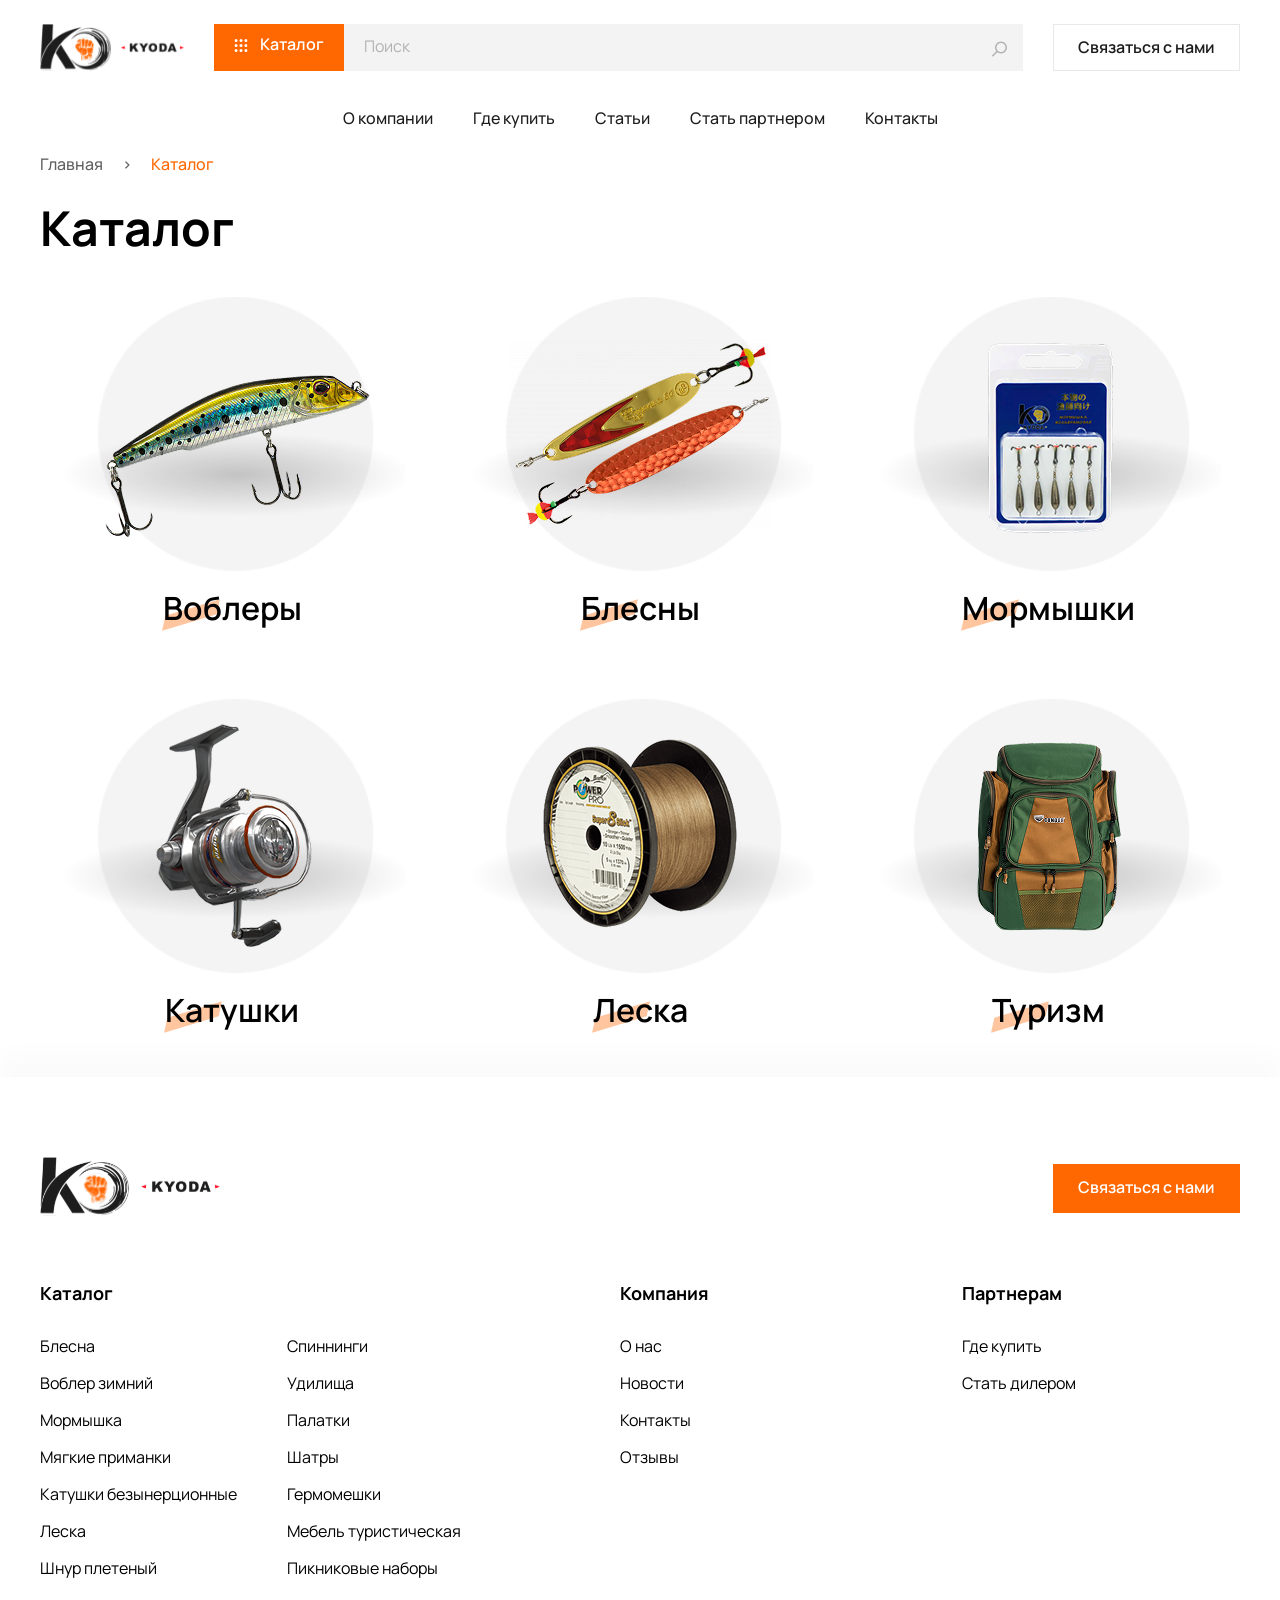
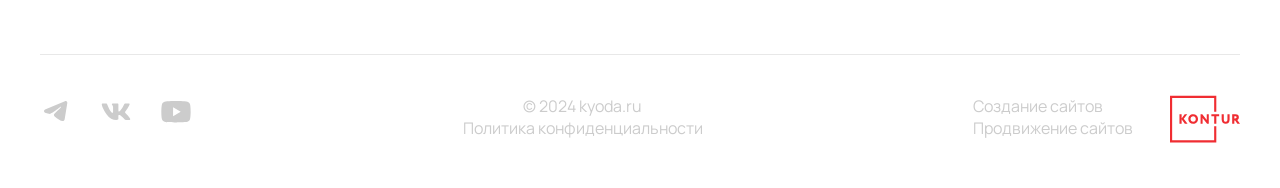
<file: catalog.html>
<!DOCTYPE html>
<html lang="ru">
<head>
    <meta charset="UTF-8">
    <meta name="viewport" content="width=device-width, initial-scale=1.0">
    <title>KYODA</title>
    <link rel="stylesheet" href="https://cdn.jsdelivr.net/npm/@fancyapps/ui@5.0/dist/fancybox/fancybox.css"/>
    <link rel="stylesheet" href="https://cdn.jsdelivr.net/npm/swiper@11/swiper-bundle.min.css"/>
    <link rel="stylesheet" href="styles/style.css">    
</head>
<body>
    <div class="layout page-content">
        <header class="header">
            <div class="container">
                <div class="header-top">
                    <a href="index.html" class="logo">
                        <img class="white-logo" src="/assets/icons/logo.svg" alt="logo">
                        <img class="black-logo" src="/assets/icons/black-logo.svg" alt="logo">
                    </a>
                    <nav class="catalog-menu">
                        <ul>
                            <li class="has-menu">
                                <a href="catalog.html">
                                    <svg xmlns="http://www.w3.org/2000/svg" width="14" height="14" viewBox="0 0 14 14" fill="none">
                                        <g clip-path="url(#clip0_1_472)">
                                            <circle cx="2" cy="2.5" r="1.5" fill="white"/>
                                            <circle cx="7" cy="2.5" r="1.5" fill="white"/>
                                            <circle cx="12" cy="2.5" r="1.5" fill="white"/>
                                            <circle cx="2" cy="7.5" r="1.5" fill="white"/>
                                            <circle cx="7" cy="7.5" r="1.5" fill="white"/>
                                            <circle cx="12" cy="7.5" r="1.5" fill="white"/>
                                            <circle cx="2" cy="12.5" r="1.5" fill="white"/>
                                            <circle cx="7" cy="12.5" r="1.5" fill="white"/>
                                            <circle cx="12" cy="12.5" r="1.5" fill="white"/>
                                        </g>
                                        <defs>
                                            <clipPath id="clip0_1_472">
                                                <rect width="13" height="14" fill="white" transform="translate(0.5)"/>
                                            </clipPath>
                                        </defs>
                                    </svg>
                                    Каталог
                                </a>

                                <div class="sub-menu">
                                    <ul class="categories">
                                        <li class="sub-menu-item has-menu">
                                            <a href="products.html">
                                                <div  class="categories-item__img">
                                                    <img src="assets/imgs/voblery.png" alt="Воблеры">
                                                </div>
                                                <span class="sub-menu-ttl">Воблеры</span>
                                            </a>

                                            <div class="item-sub-menu">
                                                <h5>Воблеры</h5>
                                                <ul>
                                                    <li><a href="">Блесна</a></li>
                                                    <li><a href="">Спиннинги</a></li>
                                                    <li><a href="">Воблер зимний</a></li>
                                                    <li><a href="">Удилища</a></li>
                                                    <li><a href="">Мормышка</a></li>
                                                    <li><a href="">Палатки</a></li>
                                                    <li><a href="">Мягкие приманки</a></li>
                                                    <li><a href="">Шатры</a></li>
                                                    <li><a href="">Катушки безынерционные</a></li>
                                                    <li><a href="">Гермомешки</a></li>
                                                    <li><a href="">Леска</a></li>
                                                    <li><a href="">Мебель туристическая</a></li>
                                                    <li><a href="">Шнур плетеный</a></li>
                                                    <li><a href="">Пикниковые наборы</a></li>
                                                </ul>
                                            </div>
                                        </li>
                                        <li>
                                            <a href="products.html">
                                                <div  class="categories-item__img">
                                                    <img src="assets/imgs/blesny.png" alt="">
                                                </div>
                                                <span class="sub-menu-ttl">Блесны</span>
                                            </a>
                                        </li>
                                        <li>
                                            <a href="products.html">
                                                <div  class="categories-item__img">
                                                    <img src="assets/imgs/mormywki.png" alt="">
                                                </div>
                                                <span class="sub-menu-ttl">Мормышки</span>
                                            </a>
                                        </li>
                                        <li>
                                            <a href="products.html">
                                                <div  class="categories-item__img">
                                                    <img src="assets/imgs/katuwki.png" alt="">
                                                </div>
                                                <span class="sub-menu-ttl">Катушки</span>
                                            </a>
                                        </li>
                                        <li>
                                            <a href="products.html">
                                                <div  class="categories-item__img">
                                                    <img src="assets/imgs/leska.png" alt="">
                                                </div>
                                                <span class="sub-menu-ttl">Леска</span>
                                            </a>
                                        </li>
                                        <li>
                                            <a href="products.html">
                                                <div  class="categories-item__img">
                                                    <img src="assets/imgs/turizm.png" alt="">
                                                </div>
                                                <span class="sub-menu-ttl">Туризм</span>
                                            </a>
                                        </li>
                                    </ul>
                                </div>


                            </li>
                        </ul>
                    </nav>
                    <form class="search">
                        <input type="text" name="search" placeholder="Поиск">
                        <button type="submit">
                            <svg xmlns="http://www.w3.org/2000/svg" width="19" height="18" viewBox="0 0 19 18" fill="none">
                                <path d="M2.75 16.75L7.25 12.25M16.25 8.5C16.25 9.18944 16.1142 9.87213 15.8504 10.5091C15.5865 11.146 15.1998 11.7248 14.7123 12.2123C14.2248 12.6998 13.646 13.0865 13.0091 13.3504C12.3721 13.6142 11.6894 13.75 11 13.75C10.3106 13.75 9.62787 13.6142 8.99091 13.3504C8.35395 13.0865 7.7752 12.6998 7.28769 12.2123C6.80018 11.7248 6.41347 11.146 6.14963 10.5091C5.88579 9.87213 5.75 9.18944 5.75 8.5C5.75 7.81056 5.88579 7.12787 6.14963 6.49091C6.41347 5.85395 6.80018 5.2752 7.28769 4.78769C7.7752 4.30018 8.35395 3.91347 8.99091 3.64963C9.62787 3.3858 10.3106 3.25 11 3.25C11.6894 3.25 12.3721 3.3858 13.0091 3.64963C13.646 3.91347 14.2248 4.30018 14.7123 4.78769C15.1998 5.2752 15.5865 5.85395 15.8504 6.49091C16.1142 7.12787 16.25 7.81056 16.25 8.5Z" stroke="white" stroke-width="1.5" stroke-linecap="round" stroke-linejoin="round"/>
                            </svg>
                        </button>
                    </form>
                    <button class="header_middle-btn btn show-popup">Связаться с нами</button>
                    <div class="header-burger">
                        <svg class="open-burger" xmlns="http://www.w3.org/2000/svg" width="28" height="22" viewBox="0 0 28 22" fill="none">
                            <rect width="28" height="2" rx="1" fill="white"/>
                            <rect y="10" width="28" height="2" rx="1" fill="white"/>
                            <rect y="20" width="28" height="2" rx="1" fill="white"/>
                        </svg>
                        <svg class="close-burger" xmlns="http://www.w3.org/2000/svg" width="18" height="18" viewBox="0 0 18 18" fill="none">
                            <path d="M9 10.9162L2.29332 17.6229C2.16774 17.7477 2.01796 17.8454 1.85319 17.9101C1.68842 17.9749 1.51215 18.0052 1.33522 17.9993C1.15829 18.0052 0.982022 17.9749 0.817252 17.9101C0.652482 17.8454 0.502701 17.7477 0.377126 17.6229C0.252346 17.4973 0.154583 17.3475 0.0898524 17.1827C0.0251215 17.018 -0.00520787 16.8417 0.00073021 16.6648C-0.00504614 16.4879 0.0253578 16.3116 0.0900796 16.1469C0.154801 15.9821 0.252478 15.8323 0.377126 15.7067L7.08381 9L0.377126 2.29332C0.252346 2.16774 0.154583 2.01796 0.0898524 1.85319C0.0251215 1.68842 -0.00520787 1.51215 0.00073021 1.33522C-0.00504614 1.15831 0.0253578 0.982087 0.0900796 0.817341C0.154801 0.652594 0.252478 0.502796 0.377126 0.377125C0.502701 0.252346 0.652482 0.154583 0.817252 0.0898524C0.982022 0.0251215 1.15829 -0.00520787 1.33522 0.00073021C1.51213 -0.00504614 1.68836 0.0253578 1.8531 0.0900796C2.01785 0.154801 2.16765 0.252478 2.29332 0.377125L9 7.08381L15.7067 0.377125C15.8323 0.252346 15.982 0.154583 16.1468 0.0898524C16.3116 0.0251215 16.4878 -0.00520787 16.6648 0.00073021C16.8417 -0.00504614 17.0179 0.0253578 17.1827 0.0900796C17.3474 0.154801 17.4972 0.252478 17.6229 0.377125C17.7477 0.502701 17.8454 0.652482 17.9101 0.817251C17.9749 0.982021 18.0052 1.15829 17.9993 1.33522C18.0052 1.51215 17.9749 1.68842 17.9101 1.85319C17.8454 2.01796 17.7477 2.16774 17.6229 2.29332L10.9162 9L17.6229 15.7067C17.7476 15.8323 17.8453 15.9821 17.91 16.1469C17.9748 16.3116 18.0051 16.4879 17.9993 16.6648C18.0052 16.8417 17.9749 17.018 17.9101 17.1827C17.8454 17.3475 17.7477 17.4973 17.6229 17.6229C17.4973 17.7477 17.3475 17.8454 17.1827 17.9101C17.018 17.9749 16.8417 18.0052 16.6648 17.9993C16.4878 18.0052 16.3116 17.9749 16.1468 17.9101C15.982 17.8454 15.8323 17.7477 15.7067 17.6229L9 10.9162Z" fill="#191919"/>
                        </svg>
                    </div>
                </div>
                <div class="header-bottom">
                    <div class="mobile-catalog-btn">
                        <svg xmlns="http://www.w3.org/2000/svg" width="14" height="14" viewBox="0 0 14 14" fill="none">
                            <g clip-path="url(#clip0_1_472)">
                                <circle cx="2" cy="2.5" r="1.5" fill="white"/>
                                <circle cx="7" cy="2.5" r="1.5" fill="white"/>
                                <circle cx="12" cy="2.5" r="1.5" fill="white"/>
                                <circle cx="2" cy="7.5" r="1.5" fill="white"/>
                                <circle cx="7" cy="7.5" r="1.5" fill="white"/>
                                <circle cx="12" cy="7.5" r="1.5" fill="white"/>
                                <circle cx="2" cy="12.5" r="1.5" fill="white"/>
                                <circle cx="7" cy="12.5" r="1.5" fill="white"/>
                                <circle cx="12" cy="12.5" r="1.5" fill="white"/>
                            </g>
                            <defs>
                                <clipPath id="clip0_1_472">
                                    <rect width="13" height="14" fill="white" transform="translate(0.5)"/>
                                </clipPath>
                            </defs>
                        </svg>
                        Каталог
                    </div>
                    <nav class="menu">
                        <ul>
                            <li><a href="about.html">О компании</a></li>
                            <li><a href="places.html">Где купить</a></li>
                            <li><a href="default.html">Статьи</a></li>
                            <li><a href="partners.html">Стать партнером</a></li>
                            <li><a href="contacts.html">Контакты</a></li>
                        </ul>
                    </nav>
                    <button class="header_middle-btn btn show-popup">Связаться с нами</button>
                </div>
                <div class="mobile-sub-menu">
                    <span class="close-btn">
                        <svg xmlns="http://www.w3.org/2000/svg" width="24" height="24" viewBox="0 0 24 24" fill="none">
                            <path d="M5.29289 12.7071C4.90237 12.3166 4.90237 11.6834 5.29289 11.2929L11.6569 4.92893C12.0474 4.53841 12.6805 4.53841 13.0711 4.92893C13.4616 5.31946 13.4616 5.95262 13.0711 6.34315L7.41421 12L13.0711 17.6569C13.4616 18.0474 13.4616 18.6805 13.0711 19.0711C12.6805 19.4616 12.0474 19.4616 11.6569 19.0711L5.29289 12.7071ZM6.5 13H6V11H6.5V13Z" fill="#1D1D1D"/>
                        </svg>
                    </span>
                    <h5>Каталог</h5>
                    <ul class="categories">
                        <li class="has-menu">
                            <a href="products.html">
                                <div  class="categories-item__img">
                                    <img src="assets/imgs/voblery.png" alt="Воблеры">
                                </div>
                                <span class="sub-menu-ttl">Воблеры</span>
                            </a>
                        </li>
                        <li>
                            <a href="products.html">
                                <div  class="categories-item__img">
                                    <img src="assets/imgs/blesny.png" alt="">
                                </div>
                                <span class="sub-menu-ttl">Блесны</span>
                            </a>
                        </li>
                        <li>
                            <a href="products.html">
                                <div  class="categories-item__img">
                                    <img src="assets/imgs/mormywki.png" alt="">
                                </div>
                                <span class="sub-menu-ttl">Мормышки</span>
                            </a>
                        </li>
                        <li>
                            <a href="products.html">
                                <div  class="categories-item__img">
                                    <img src="assets/imgs/katuwki.png" alt="">
                                </div>
                                <span class="sub-menu-ttl">Катушки</span>
                            </a>
                        </li>
                        <li>
                            <a href="products.html">
                                <div  class="categories-item__img">
                                    <img src="assets/imgs/leska.png" alt="">
                                </div>
                                <span class="sub-menu-ttl">Леска</span>
                            </a>
                        </li>
                        <li>
                            <a href="products.html">
                                <div  class="categories-item__img">
                                    <img src="assets/imgs/turizm.png" alt="">
                                </div>
                                <span class="sub-menu-ttl">Туризм</span>
                            </a>
                        </li>
                    </ul>
                </div>
                <div class="mobile-item-sub-menu">
                    <span class="close-arrow">
                        <svg xmlns="http://www.w3.org/2000/svg" width="24" height="24" viewBox="0 0 24 24" fill="none">
                            <path d="M5.29289 12.7071C4.90237 12.3166 4.90237 11.6834 5.29289 11.2929L11.6569 4.92893C12.0474 4.53841 12.6805 4.53841 13.0711 4.92893C13.4616 5.31946 13.4616 5.95262 13.0711 6.34315L7.41421 12L13.0711 17.6569C13.4616 18.0474 13.4616 18.6805 13.0711 19.0711C12.6805 19.4616 12.0474 19.4616 11.6569 19.0711L5.29289 12.7071ZM6.5 13H6V11H6.5V13Z" fill="#1D1D1D"/>
                        </svg>
                    </span>
                    <h5>Воблеры</h5>
                    <ul>
                        <li><a href="products.html">Блесна</a></li>
                        <li><a href="">Спиннинги</a></li>
                        <li><a href="">Воблер зимний</a></li>
                        <li><a href="">Удилища</a></li>
                        <li><a href="">Мормышка</a></li>
                        <li><a href="">Палатки</a></li>
                        <li><a href="">Мягкие приманки</a></li>
                        <li><a href="">Шатры</a></li>
                        <li><a href="">Катушки безынерционные</a></li>
                        <li><a href="">Гермомешки</a></li>
                        <li><a href="">Леска</a></li>
                        <li><a href="">Мебель туристическая</a></li>
                        <li><a href="">Шнур плетеный</a></li>
                        <li><a href="">Пикниковые наборы</a></li>
                    </ul>
                </div>
            </div>
        </header>
        <main class="">
            <div class="container">
                <div class="breadcrumbs">
                    <a href="index.html">Главная</a>
                    <span> > </span>
                    <a href="/" class="active">Каталог</a>
                </div>
               <section class="categories">
                    <h2>Каталог</h2>
                   <div class="categories-list">
                       <div class="categories-item">
                           <a href="products.html" class="categories-item__img">
                               <img src="assets/imgs/voblery.png" alt="Воблеры">
                           </a>
                           <div class="categories-item__content">
                               <div class="categories-item__title">
                                   <h4><a href="products.html">Воблеры</a></h4>
                               </div>
                           </div>
                       </div>
                       <div class="categories-item">
                           <a href="#" class="categories-item__img">
                               <img src="assets/imgs/blesny.png" alt="Блесны">
                           </a>
                           <div class="categories-item__content">
                               <div class="categories-item__title">
                                   <h4><a href="#">Блесны</a></h4>
                               </div>
                           </div>
                       </div>
                       <div class="categories-item">
                           <a href="#" class="categories-item__img">
                               <img src="assets/imgs/mormywki.png" alt="Мормышки">
                           </a>
                           <div class="categories-item__content">
                               <div class="categories-item__title">
                                   <h4><a href="#">Мормышки</a></h4>
                               </div>
                           </div>
                       </div>
                       <div class="categories-item">
                           <a href="#" class="categories-item__img">
                               <img src="assets/imgs/katuwki.png" alt="Катушки">
                           </a>
                           <div class="categories-item__content">
                               <div class="categories-item__title">
                                   <h4><a href="#">Катушки</a></h4>
                               </div>
                           </div>
                       </div>
                       <div class="categories-item">
                           <a href="#" class="categories-item__img">
                               <img src="assets/imgs/leska.png" alt="Леска">
                           </a>
                           <div class="categories-item__content">
                               <div class="categories-item__title">
                                   <h4><a href="#">Леска</a></h4>
                               </div>
                           </div>
                       </div>
                       <div class="categories-item">
                           <a href="#" class="categories-item__img">
                               <img src="assets/imgs/turizm.png" alt="Туризм">
                           </a>
                           <div class="categories-item__content">
                               <div class="categories-item__title">
                                   <h4><a href="#">Туризм</a></h4>
                               </div>
                           </div>
                       </div>
                   </div>
               </section>
            </div>
        </main>
        <footer class="footer">
            <div class="footer__container container">
                <div class="footer-content">
                    <div class="footer-content_top">
                        <div class="footer-logo">
                            <a href="index.html">
                                <img src="/assets/icons/black-logo.svg" alt="Kyoda">
                            </a>
                        </div>
                        <button class="btn show-popup">Связаться с нами</button>
                    </div>
                    <div class="footer-content_middle">
                        <div class="footer-catalog">
                            <nav class="footer-accordion-item">
                                <a href="catalog.html" class="footer-accordion-header">
                                    <h5 >
                                        Каталог
                                        <svg xmlns="http://www.w3.org/2000/svg" width="18" height="18" viewBox="0 0 18 18" fill="none">
                                            <path d="M9.70711 12.7071C9.31658 13.0976 8.68342 13.0976 8.29289 12.7071L1.92893 6.34315C1.53841 5.95262 1.53841 5.31946 1.92893 4.92893C2.31946 4.53841 2.95262 4.53841 3.34315 4.92893L9 10.5858L14.6569 4.92893C15.0474 4.53841 15.6805 4.53841 16.0711 4.92893C16.4616 5.31946 16.4616 5.95262 16.0711 6.34315L9.70711 12.7071ZM10 11.5V12H8V11.5H10Z" fill="#1D1D1D"/>
                                        </svg>
                                    </h5>
                                </a>
                                <ul class="footer-catalog-menu footer-accordion-content">
                                    <li>
                                        <a href="#">Блесна</a>
                                    </li>
                                    <li>
                                        <a href="#">Спиннинги</a>
                                    </li>
                                    <li><a href="#">Воблер зимний</a></li>
                                    <li><a href="#">Удилища</a></li>
                                    <li><a href="#">Мормышка</a></li>
                                    <li><a href="#">Палатки</a></li>
                                    <li><a href="#">Мягкие приманки</a></li>
                                    <li><a href="#">Шатры</a></li>
                                    <li><a href="#">Катушки безынерционные</a></li>
                                    <li><a href="#">Гермомешки</a></li>
                                    <li><a href="#">Леска</a></li>
                                    <li><a href="#">Мебель туристическая</a></li>
                                    <li><a href="#">Шнур плетеный</a></li>
                                    <li><a href="#">Пикниковые наборы</a></li>
                                </ul>
                            </nav>
                        </div>
                        <div class="footer-menu">
                            <nav class="footer-accordion-item">
                                <h5 class="footer-accordion-header">
                                    Компания
                                    <svg xmlns="http://www.w3.org/2000/svg" width="18" height="18" viewBox="0 0 18 18" fill="none">
                                        <path d="M9.70711 12.7071C9.31658 13.0976 8.68342 13.0976 8.29289 12.7071L1.92893 6.34315C1.53841 5.95262 1.53841 5.31946 1.92893 4.92893C2.31946 4.53841 2.95262 4.53841 3.34315 4.92893L9 10.5858L14.6569 4.92893C15.0474 4.53841 15.6805 4.53841 16.0711 4.92893C16.4616 5.31946 16.4616 5.95262 16.0711 6.34315L9.70711 12.7071ZM10 11.5V12H8V11.5H10Z" fill="#1D1D1D"/>
                                    </svg>
                                </h5>
                                <ul class="footer-accordion-content">
                                    <li><a href="about.html">О нас</a></li>
                                    <li><a href="news.html">Новости</a></li>
                                    <li><a href="contacts.html">Контакты</a></li>
                                    <li><a href="reviews.html">Отзывы</a></li>
                                </ul>
                            </nav>
                            <nav class="footer-accordion-item">
                                <h5 class="footer-accordion-header">
                                    Партнерам
                                    <svg xmlns="http://www.w3.org/2000/svg" width="18" height="18" viewBox="0 0 18 18" fill="none">
                                        <path d="M9.70711 12.7071C9.31658 13.0976 8.68342 13.0976 8.29289 12.7071L1.92893 6.34315C1.53841 5.95262 1.53841 5.31946 1.92893 4.92893C2.31946 4.53841 2.95262 4.53841 3.34315 4.92893L9 10.5858L14.6569 4.92893C15.0474 4.53841 15.6805 4.53841 16.0711 4.92893C16.4616 5.31946 16.4616 5.95262 16.0711 6.34315L9.70711 12.7071ZM10 11.5V12H8V11.5H10Z" fill="#1D1D1D"/>
                                    </svg>
                                </h5>
                                <ul class="footer-accordion-content">
                                    <li><a href="places.html">Где купить</a></li>
                                    <li><a href="partners.html">Стать дилером</a></li>
                                </ul>
                            </nav>
                        </div>
                    </div>
                    <div class="footer-content_bottom">
                        <div class="footer-left">
                            <div class="footer-messengers">
                                <a href="https://web.telegram.org/">
                                    <svg xmlns="http://www.w3.org/2000/svg" width="32" height="33" viewBox="0 0 32 33" fill="none">
                                        <path fill-rule="evenodd" clip-rule="evenodd" d="M24.9162 6.22008C25.2031 6.09893 25.5171 6.05714 25.8256 6.09907C26.134 6.141 26.4256 6.26512 26.67 6.4585C26.9145 6.65188 27.1028 6.90746 27.2153 7.19863C27.3279 7.4898 27.3606 7.80592 27.3101 8.11408L24.6771 24.1386C24.4217 25.6843 22.7314 26.5707 21.3185 25.8008C20.1367 25.1566 18.3814 24.1642 16.8025 23.1287C16.013 22.6103 13.5948 20.9504 13.892 19.7693C14.1474 18.7594 18.2107 14.9644 20.5326 12.7081C21.4439 11.8217 21.0283 11.3104 19.9521 12.1257C17.2796 14.1502 12.9888 17.2288 11.5702 18.0955C10.3187 18.8596 9.66623 18.99 8.88608 18.8596C7.46278 18.622 6.1428 18.2539 5.06545 17.8054C3.60964 17.1997 3.68046 15.1916 5.06429 14.6068L24.9162 6.22008Z" fill="#CCCCCC"/>
                                    </svg>
                                </a>
                                <a href="https://vk.com/">
                                    <svg xmlns="http://www.w3.org/2000/svg" width="32" height="33" viewBox="0 0 32 33" fill="none">
                                        <path d="M25.3806 17.9678C24.9209 17.387 25.0524 17.1286 25.3806 16.6095C25.3866 16.6036 29.1827 11.358 29.5739 9.57906L29.5762 9.57787C29.7706 8.92957 29.5762 8.45312 28.6364 8.45312H25.5265C24.7347 8.45312 24.3697 8.86202 24.1741 9.3195C24.1741 9.3195 22.5907 13.1098 20.3507 15.5666C19.6278 16.2765 19.2936 16.5041 18.8989 16.5041C18.7045 16.5041 18.4024 16.2765 18.4024 15.6283V9.57787C18.4024 8.80039 18.1806 8.45312 17.5253 8.45312H12.6352C12.1386 8.45312 11.8435 8.8158 11.8435 9.15357C11.8435 9.89076 12.9635 10.0602 13.0796 12.1343V16.6345C13.0796 17.6205 12.9006 17.8019 12.5036 17.8019C11.4465 17.8019 8.88052 13.9963 7.35994 9.64069C7.05297 8.79565 6.75312 8.45431 5.95549 8.45431H2.84438C1.95667 8.45431 1.77771 8.86321 1.77771 9.32069C1.77771 10.129 2.8349 14.1479 6.69386 19.4575C9.26571 23.0819 12.8876 25.0458 16.1825 25.0458C18.1629 25.0458 18.4046 24.6095 18.4046 23.8594C18.4046 20.3963 18.2257 20.0691 19.2177 20.0691C19.6776 20.0691 20.4693 20.2967 22.3181 22.0449C24.4314 24.1178 24.7786 25.0458 25.9614 25.0458H29.0714C29.9579 25.0458 30.407 24.6095 30.1486 23.7491C29.5572 21.9394 25.5609 18.2166 25.3806 17.9678Z" fill="#CCCCCC"/>
                                    </svg>
                                </a>
                                <a href="https://www.youtube.com/">
                                    <svg xmlns="http://www.w3.org/2000/svg" width="32" height="33" viewBox="0 0 32 33" fill="none">
                                        <path d="M30.0623 9.42141C29.7243 8.11609 28.7335 7.08712 27.477 6.73564C25.1816 6.08325 15.9996 6.08325 15.9996 6.08325C15.9996 6.08325 6.81814 6.08325 4.52271 6.7109C3.29039 7.06201 2.27543 8.11628 1.93741 9.42141C1.33334 11.8055 1.33334 16.7499 1.33334 16.7499C1.33334 16.7499 1.33334 21.7192 1.93741 24.0784C2.2758 25.3836 3.26623 26.4125 4.52288 26.764C6.8423 27.4166 16 27.4166 16 27.4166C16 27.4166 25.1816 27.4166 27.477 26.789C28.7336 26.4377 29.7243 25.4087 30.0627 24.1036C30.6666 21.7192 30.6666 16.775 30.6666 16.775C30.6666 16.775 30.6908 11.8055 30.0623 9.42141ZM13.0763 21.3177V12.1821L20.7116 16.7499L13.0763 21.3177Z" fill="#CCCCCC"/>
                                    </svg>
                                </a>
                            </div>
                        </div>
                        <div class="footer-middle">
                            <div class="footer-copyright">
                                © 2024 kyoda.ru
                            </div>
                            <div class="footer-privacy">
                                <a href="">
                                    Политика конфиденциальности
                                </a>
                            </div>

                        </div>
                        <div class="footer-right">
                            <div class="footer-contur">
                                <div class="footer-contur__left">
                                    <a href="https://kontur-lite.ru/" class="contur-link">
                                        Создание сайтов
                                    </a>
                                    <a href="http://kontur-promo.ru/prodvizhenie-sajjtov" class="contur-link">
                                        Продвижение сайтов
                                    </a>
                                </div>
                                <div class="footer-contur__right">
                                    <svg xmlns="http://www.w3.org/2000/svg" width="70" height="48" viewBox="0 0 70 48" fill="none">
                                        <path d="M46.3062 47.4167H0V0.75H46.3062V16.7176H44.1596V2.91331H2.1466V45.2532H44.1596V31.3459H46.3062V47.4167Z" fill="#F02D32"/>
                                        <path d="M9.46094 19.2903H11.6115V23.4221L14.6899 19.2903H17.2708L13.7355 23.666L17.553 28.7732H14.8244L11.6115 24.2621V28.7732H9.46094V19.2903Z" fill="#F02D32"/>
                                        <path d="M23.1626 26.8182C24.8973 26.8182 25.7971 25.5829 25.7971 24.0318C25.7971 22.3494 24.6364 21.2454 23.1626 21.2454C21.6496 21.2454 20.5281 22.3494 20.5281 24.0318C20.5281 25.6091 21.7019 26.8182 23.1626 26.8182ZM23.1626 19.2739C25.9404 19.2739 28.0143 21.1008 28.0143 24.0318C28.0143 26.8182 25.9404 28.7899 23.1626 28.7899C20.3848 28.7899 18.3109 26.9628 18.3109 24.0318C18.3109 21.3637 20.2542 19.2739 23.1626 19.2739Z" fill="#F02D32"/>
                                        <path d="M37.0606 28.7733L32.598 23.0834V28.7733H30.5815V19.293H32.302L36.765 25.0073L36.7621 19.2933H38.7783L38.7812 28.7733H37.0606Z" fill="#F02D32"/>
                                        <path d="M41.3698 19.2903H49.1661V21.3224H46.3432V28.7732H44.1924V21.3224H41.3698V19.2903Z" fill="#F02D32"/>
                                        <path d="M59.601 24.6941C59.601 27.5933 57.7729 28.7719 55.7567 28.7719C53.3371 28.7719 51.6567 27.3763 51.6567 24.5995V19.2942H53.8075V24.1388C53.8075 25.6154 54.2511 26.7398 55.7567 26.7398C57.0605 26.7398 57.4504 25.7781 57.4504 24.2606V19.2942H59.601V24.6941Z" fill="#F02D32"/>
                                        <path d="M64.3363 21.3535V23.453H65.1158C65.9359 23.453 66.581 23.1552 66.581 22.3559C66.581 21.8276 66.3137 21.3513 65.2786 21.3513C64.9561 21.3513 64.78 21.3399 64.3363 21.3535ZM62.1855 28.7719V19.2942C62.7098 19.2942 65.1158 19.2942 65.3848 19.2942C67.9522 19.2942 68.8662 20.5814 68.8662 22.3289C68.8662 24.0899 67.791 24.8078 67.2801 25.0653L69.9999 28.7719H67.392L65.1293 25.4852H64.3363V28.7719H62.1855Z" fill="#F02D32"/>
                                    </svg>
                                </div>
                            </div>
                        </div>
                    </div>
                </div>
            </div>
        </footer>
        <div class="popup">
            <form>
                <b class="close-form">+</b>
                <h4>Связаться с нами</h4>
                <p>Оставьте свои контакты и наш менеджер свяжется с Вами в течение 30 минут или позвоните по телефону <b>8(383)349-38-01</b></p>
                <input type="tel" placeholder="+7 (992) 312-21-31" required>
                <input type="email" placeholder="E-mail" required>

                <div class="form-checkbox">
                    <div class="checkbox">
                        <input type="checkbox" name="checkbox" id="checkbox1">
                        <label for="checkbox1">
                            <svg xmlns="http://www.w3.org/2000/svg" width="12" height="10" viewBox="0 0 12 10" fill="none">
                                <path d="M11.99 1.50008L10.58 0.0800781L3.98999 6.67008L1.40999 4.10008L-0.0100098 5.51008L3.98999 9.50008L11.99 1.50008Z" fill="#FF6701"/>
                            </svg>
                        </label>
                    </div>
                    <span>Я принимаю согласие на обработку моих <a href="">персональных данных</a></span>
                </div>
                <button class="btn">Связаться с нами</button>
            </form>
        </div>
    </div>

    <script src="https://cdn.jsdelivr.net/npm/@fancyapps/ui@5.0/dist/fancybox/fancybox.umd.js"></script>
    <script src="https://cdn.jsdelivr.net/npm/swiper@11/swiper-bundle.min.js"></script>
    <script src="script.js"></script>
</body>
</html>
</file>
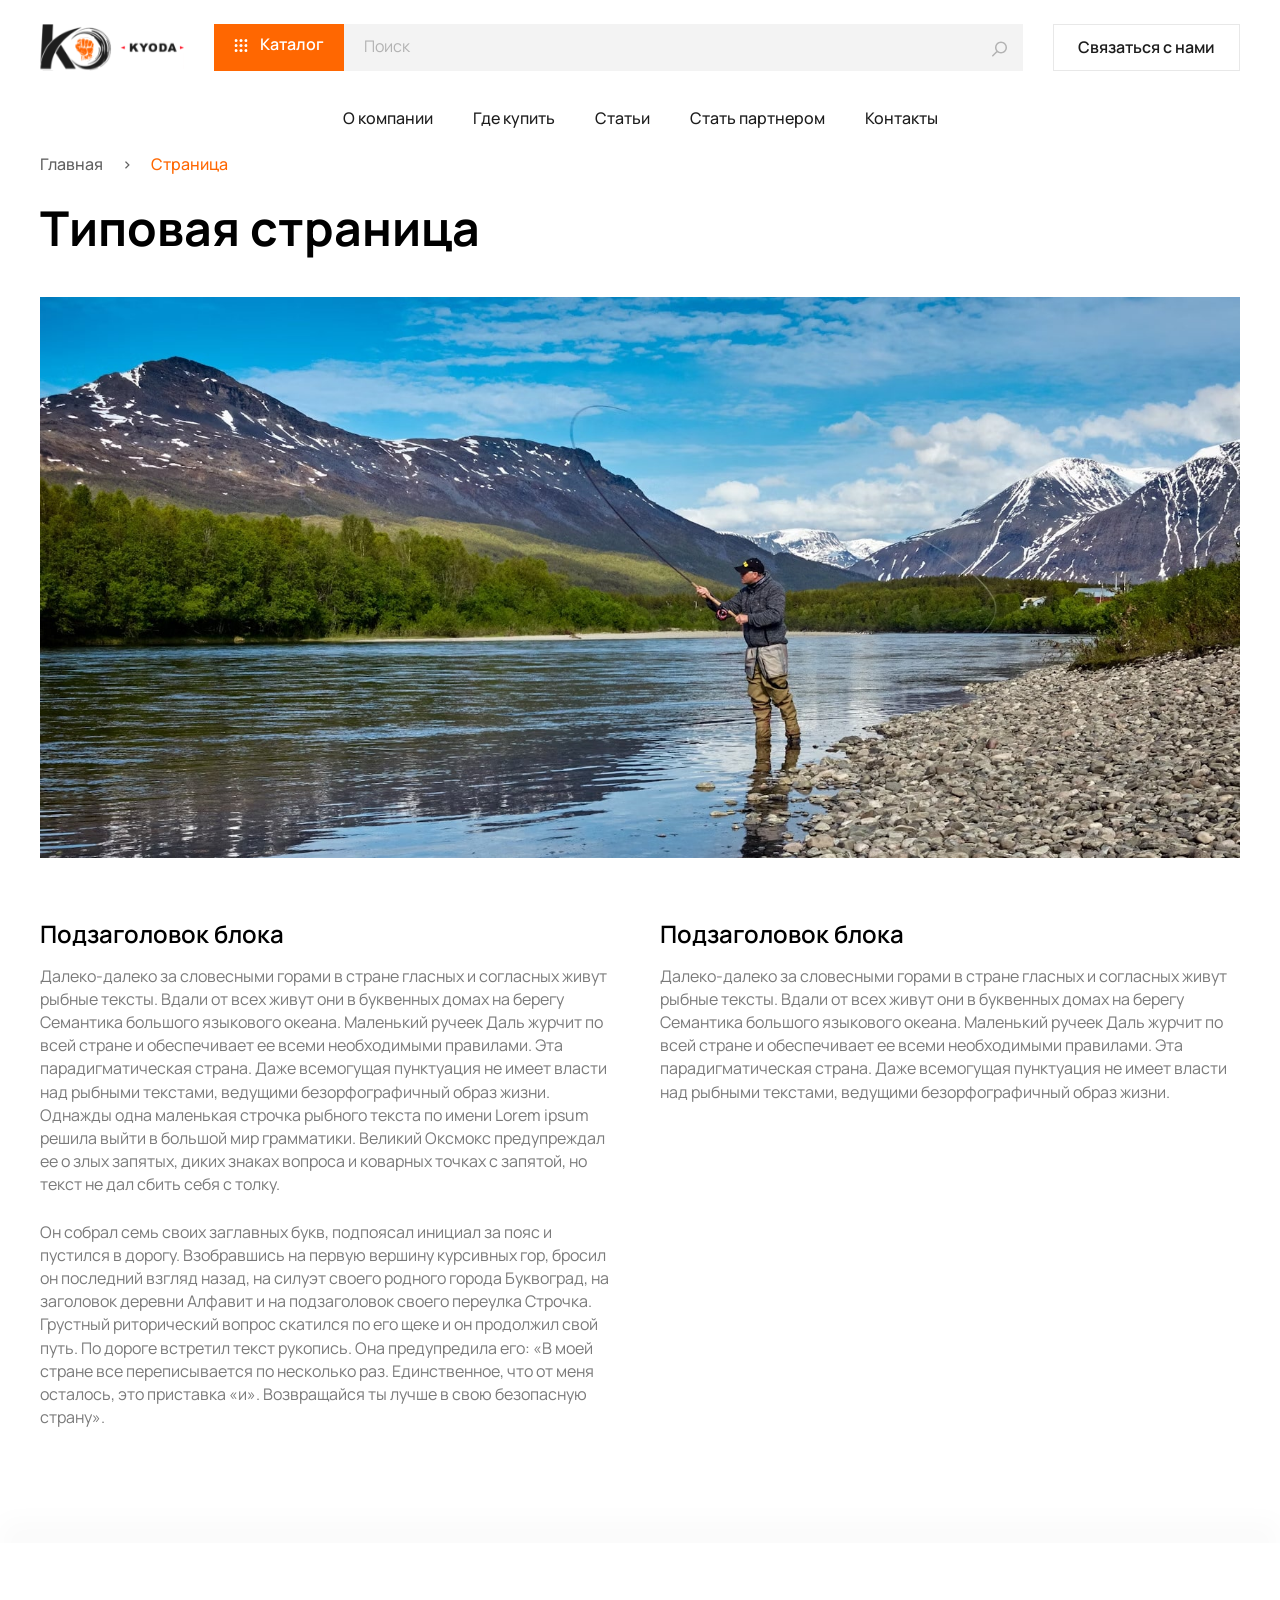
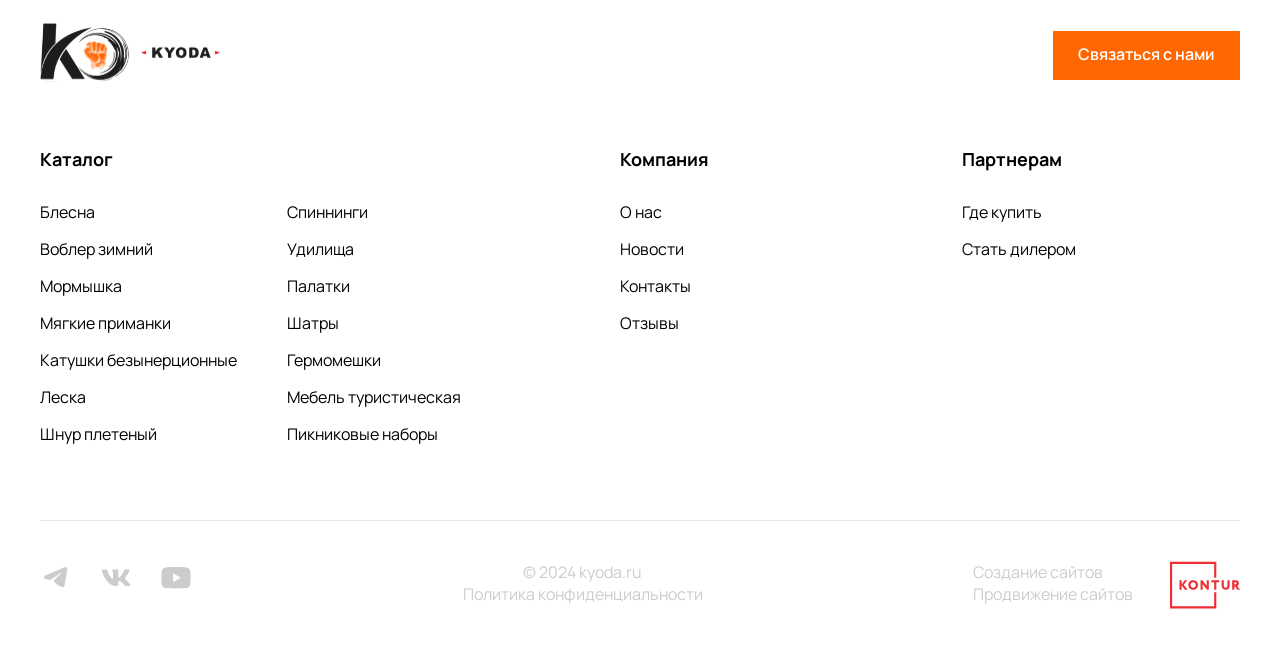
<file: default.html>
<!DOCTYPE html>
<html lang="ru">
<head>
    <meta charset="UTF-8">
    <meta name="viewport" content="width=device-width, initial-scale=1.0">
    <title>KYODA</title>
    <link rel="stylesheet" href="https://cdn.jsdelivr.net/npm/@fancyapps/ui@5.0/dist/fancybox/fancybox.css"/>
    <link rel="stylesheet" href="https://cdn.jsdelivr.net/npm/swiper@11/swiper-bundle.min.css"/>
    <link rel="stylesheet" href="styles/style.css">    
</head>
<body>
    <div class="layout page-content">
        <header class="header">
            <div class="container">
                <div class="header-top">
                    <a href="index.html" class="logo">
                        <img class="white-logo" src="/assets/icons/logo.svg" alt="logo">
                        <img class="black-logo" src="/assets/icons/black-logo.svg" alt="logo">
                    </a>
                    <nav class="catalog-menu">
                        <ul>
                            <li class="has-menu">
                                <a href="catalog.html">
                                    <svg xmlns="http://www.w3.org/2000/svg" width="14" height="14" viewBox="0 0 14 14" fill="none">
                                        <g clip-path="url(#clip0_1_472)">
                                            <circle cx="2" cy="2.5" r="1.5" fill="white"/>
                                            <circle cx="7" cy="2.5" r="1.5" fill="white"/>
                                            <circle cx="12" cy="2.5" r="1.5" fill="white"/>
                                            <circle cx="2" cy="7.5" r="1.5" fill="white"/>
                                            <circle cx="7" cy="7.5" r="1.5" fill="white"/>
                                            <circle cx="12" cy="7.5" r="1.5" fill="white"/>
                                            <circle cx="2" cy="12.5" r="1.5" fill="white"/>
                                            <circle cx="7" cy="12.5" r="1.5" fill="white"/>
                                            <circle cx="12" cy="12.5" r="1.5" fill="white"/>
                                        </g>
                                        <defs>
                                            <clipPath id="clip0_1_472">
                                                <rect width="13" height="14" fill="white" transform="translate(0.5)"/>
                                            </clipPath>
                                        </defs>
                                    </svg>
                                    Каталог
                                </a>

                                <div class="sub-menu">
                                    <ul class="categories">
                                        <li class="sub-menu-item has-menu">
                                            <a href="products.html">
                                                <div  class="categories-item__img">
                                                    <img src="assets/imgs/voblery.png" alt="Воблеры">
                                                </div>
                                                <span class="sub-menu-ttl">Воблеры</span>
                                            </a>

                                            <div class="item-sub-menu">
                                                <h5>Воблеры</h5>
                                                <ul>
                                                    <li><a href="">Блесна</a></li>
                                                    <li><a href="">Спиннинги</a></li>
                                                    <li><a href="">Воблер зимний</a></li>
                                                    <li><a href="">Удилища</a></li>
                                                    <li><a href="">Мормышка</a></li>
                                                    <li><a href="">Палатки</a></li>
                                                    <li><a href="">Мягкие приманки</a></li>
                                                    <li><a href="">Шатры</a></li>
                                                    <li><a href="">Катушки безынерционные</a></li>
                                                    <li><a href="">Гермомешки</a></li>
                                                    <li><a href="">Леска</a></li>
                                                    <li><a href="">Мебель туристическая</a></li>
                                                    <li><a href="">Шнур плетеный</a></li>
                                                    <li><a href="">Пикниковые наборы</a></li>
                                                </ul>
                                            </div>
                                        </li>
                                        <li>
                                            <a href="products.html">
                                                <div  class="categories-item__img">
                                                    <img src="assets/imgs/blesny.png" alt="">
                                                </div>
                                                <span class="sub-menu-ttl">Блесны</span>
                                            </a>
                                        </li>
                                        <li>
                                            <a href="products.html">
                                                <div  class="categories-item__img">
                                                    <img src="assets/imgs/mormywki.png" alt="">
                                                </div>
                                                <span class="sub-menu-ttl">Мормышки</span>
                                            </a>
                                        </li>
                                        <li>
                                            <a href="products.html">
                                                <div  class="categories-item__img">
                                                    <img src="assets/imgs/katuwki.png" alt="">
                                                </div>
                                                <span class="sub-menu-ttl">Катушки</span>
                                            </a>
                                        </li>
                                        <li>
                                            <a href="products.html">
                                                <div  class="categories-item__img">
                                                    <img src="assets/imgs/leska.png" alt="">
                                                </div>
                                                <span class="sub-menu-ttl">Леска</span>
                                            </a>
                                        </li>
                                        <li>
                                            <a href="products.html">
                                                <div  class="categories-item__img">
                                                    <img src="assets/imgs/turizm.png" alt="">
                                                </div>
                                                <span class="sub-menu-ttl">Туризм</span>
                                            </a>
                                        </li>
                                    </ul>
                                </div>


                            </li>
                        </ul>
                    </nav>
                    <form class="search">
                        <input type="text" name="search" placeholder="Поиск">
                        <button type="submit">
                            <svg xmlns="http://www.w3.org/2000/svg" width="19" height="18" viewBox="0 0 19 18" fill="none">
                                <path d="M2.75 16.75L7.25 12.25M16.25 8.5C16.25 9.18944 16.1142 9.87213 15.8504 10.5091C15.5865 11.146 15.1998 11.7248 14.7123 12.2123C14.2248 12.6998 13.646 13.0865 13.0091 13.3504C12.3721 13.6142 11.6894 13.75 11 13.75C10.3106 13.75 9.62787 13.6142 8.99091 13.3504C8.35395 13.0865 7.7752 12.6998 7.28769 12.2123C6.80018 11.7248 6.41347 11.146 6.14963 10.5091C5.88579 9.87213 5.75 9.18944 5.75 8.5C5.75 7.81056 5.88579 7.12787 6.14963 6.49091C6.41347 5.85395 6.80018 5.2752 7.28769 4.78769C7.7752 4.30018 8.35395 3.91347 8.99091 3.64963C9.62787 3.3858 10.3106 3.25 11 3.25C11.6894 3.25 12.3721 3.3858 13.0091 3.64963C13.646 3.91347 14.2248 4.30018 14.7123 4.78769C15.1998 5.2752 15.5865 5.85395 15.8504 6.49091C16.1142 7.12787 16.25 7.81056 16.25 8.5Z" stroke="white" stroke-width="1.5" stroke-linecap="round" stroke-linejoin="round"/>
                            </svg>
                        </button>
                    </form>
                    <button class="header_middle-btn btn show-popup">Связаться с нами</button>
                    <div class="header-burger">
                        <svg class="open-burger" xmlns="http://www.w3.org/2000/svg" width="28" height="22" viewBox="0 0 28 22" fill="none">
                            <rect width="28" height="2" rx="1" fill="white"/>
                            <rect y="10" width="28" height="2" rx="1" fill="white"/>
                            <rect y="20" width="28" height="2" rx="1" fill="white"/>
                        </svg>
                        <svg class="close-burger" xmlns="http://www.w3.org/2000/svg" width="18" height="18" viewBox="0 0 18 18" fill="none">
                            <path d="M9 10.9162L2.29332 17.6229C2.16774 17.7477 2.01796 17.8454 1.85319 17.9101C1.68842 17.9749 1.51215 18.0052 1.33522 17.9993C1.15829 18.0052 0.982022 17.9749 0.817252 17.9101C0.652482 17.8454 0.502701 17.7477 0.377126 17.6229C0.252346 17.4973 0.154583 17.3475 0.0898524 17.1827C0.0251215 17.018 -0.00520787 16.8417 0.00073021 16.6648C-0.00504614 16.4879 0.0253578 16.3116 0.0900796 16.1469C0.154801 15.9821 0.252478 15.8323 0.377126 15.7067L7.08381 9L0.377126 2.29332C0.252346 2.16774 0.154583 2.01796 0.0898524 1.85319C0.0251215 1.68842 -0.00520787 1.51215 0.00073021 1.33522C-0.00504614 1.15831 0.0253578 0.982087 0.0900796 0.817341C0.154801 0.652594 0.252478 0.502796 0.377126 0.377125C0.502701 0.252346 0.652482 0.154583 0.817252 0.0898524C0.982022 0.0251215 1.15829 -0.00520787 1.33522 0.00073021C1.51213 -0.00504614 1.68836 0.0253578 1.8531 0.0900796C2.01785 0.154801 2.16765 0.252478 2.29332 0.377125L9 7.08381L15.7067 0.377125C15.8323 0.252346 15.982 0.154583 16.1468 0.0898524C16.3116 0.0251215 16.4878 -0.00520787 16.6648 0.00073021C16.8417 -0.00504614 17.0179 0.0253578 17.1827 0.0900796C17.3474 0.154801 17.4972 0.252478 17.6229 0.377125C17.7477 0.502701 17.8454 0.652482 17.9101 0.817251C17.9749 0.982021 18.0052 1.15829 17.9993 1.33522C18.0052 1.51215 17.9749 1.68842 17.9101 1.85319C17.8454 2.01796 17.7477 2.16774 17.6229 2.29332L10.9162 9L17.6229 15.7067C17.7476 15.8323 17.8453 15.9821 17.91 16.1469C17.9748 16.3116 18.0051 16.4879 17.9993 16.6648C18.0052 16.8417 17.9749 17.018 17.9101 17.1827C17.8454 17.3475 17.7477 17.4973 17.6229 17.6229C17.4973 17.7477 17.3475 17.8454 17.1827 17.9101C17.018 17.9749 16.8417 18.0052 16.6648 17.9993C16.4878 18.0052 16.3116 17.9749 16.1468 17.9101C15.982 17.8454 15.8323 17.7477 15.7067 17.6229L9 10.9162Z" fill="#191919"/>
                        </svg>
                    </div>
                </div>
                <div class="header-bottom">
                    <div class="mobile-catalog-btn">
                        <svg xmlns="http://www.w3.org/2000/svg" width="14" height="14" viewBox="0 0 14 14" fill="none">
                            <g clip-path="url(#clip0_1_472)">
                                <circle cx="2" cy="2.5" r="1.5" fill="white"/>
                                <circle cx="7" cy="2.5" r="1.5" fill="white"/>
                                <circle cx="12" cy="2.5" r="1.5" fill="white"/>
                                <circle cx="2" cy="7.5" r="1.5" fill="white"/>
                                <circle cx="7" cy="7.5" r="1.5" fill="white"/>
                                <circle cx="12" cy="7.5" r="1.5" fill="white"/>
                                <circle cx="2" cy="12.5" r="1.5" fill="white"/>
                                <circle cx="7" cy="12.5" r="1.5" fill="white"/>
                                <circle cx="12" cy="12.5" r="1.5" fill="white"/>
                            </g>
                            <defs>
                                <clipPath id="clip0_1_472">
                                    <rect width="13" height="14" fill="white" transform="translate(0.5)"/>
                                </clipPath>
                            </defs>
                        </svg>
                        Каталог
                    </div>
                    <nav class="menu">
                        <ul>
                            <li><a href="about.html">О компании</a></li>
                            <li><a href="places.html">Где купить</a></li>
                            <li><a href="default.html">Статьи</a></li>
                            <li><a href="partners.html">Стать партнером</a></li>
                            <li><a href="contacts.html">Контакты</a></li>
                        </ul>
                    </nav>
                    <button class="header_middle-btn btn show-popup">Связаться с нами</button>
                </div>
                <div class="mobile-sub-menu">
                    <span class="close-btn">
                        <svg xmlns="http://www.w3.org/2000/svg" width="24" height="24" viewBox="0 0 24 24" fill="none">
                            <path d="M5.29289 12.7071C4.90237 12.3166 4.90237 11.6834 5.29289 11.2929L11.6569 4.92893C12.0474 4.53841 12.6805 4.53841 13.0711 4.92893C13.4616 5.31946 13.4616 5.95262 13.0711 6.34315L7.41421 12L13.0711 17.6569C13.4616 18.0474 13.4616 18.6805 13.0711 19.0711C12.6805 19.4616 12.0474 19.4616 11.6569 19.0711L5.29289 12.7071ZM6.5 13H6V11H6.5V13Z" fill="#1D1D1D"/>
                        </svg>
                    </span>
                    <h5>Каталог</h5>
                    <ul class="categories">
                        <li class="has-menu">
                            <a href="products.html">
                                <div  class="categories-item__img">
                                    <img src="assets/imgs/voblery.png" alt="Воблеры">
                                </div>
                                <span class="sub-menu-ttl">Воблеры</span>
                            </a>
                        </li>
                        <li>
                            <a href="products.html">
                                <div  class="categories-item__img">
                                    <img src="assets/imgs/blesny.png" alt="">
                                </div>
                                <span class="sub-menu-ttl">Блесны</span>
                            </a>
                        </li>
                        <li>
                            <a href="products.html">
                                <div  class="categories-item__img">
                                    <img src="assets/imgs/mormywki.png" alt="">
                                </div>
                                <span class="sub-menu-ttl">Мормышки</span>
                            </a>
                        </li>
                        <li>
                            <a href="products.html">
                                <div  class="categories-item__img">
                                    <img src="assets/imgs/katuwki.png" alt="">
                                </div>
                                <span class="sub-menu-ttl">Катушки</span>
                            </a>
                        </li>
                        <li>
                            <a href="products.html">
                                <div  class="categories-item__img">
                                    <img src="assets/imgs/leska.png" alt="">
                                </div>
                                <span class="sub-menu-ttl">Леска</span>
                            </a>
                        </li>
                        <li>
                            <a href="products.html">
                                <div  class="categories-item__img">
                                    <img src="assets/imgs/turizm.png" alt="">
                                </div>
                                <span class="sub-menu-ttl">Туризм</span>
                            </a>
                        </li>
                    </ul>
                </div>
                <div class="mobile-item-sub-menu">
                    <span class="close-arrow">
                        <svg xmlns="http://www.w3.org/2000/svg" width="24" height="24" viewBox="0 0 24 24" fill="none">
                            <path d="M5.29289 12.7071C4.90237 12.3166 4.90237 11.6834 5.29289 11.2929L11.6569 4.92893C12.0474 4.53841 12.6805 4.53841 13.0711 4.92893C13.4616 5.31946 13.4616 5.95262 13.0711 6.34315L7.41421 12L13.0711 17.6569C13.4616 18.0474 13.4616 18.6805 13.0711 19.0711C12.6805 19.4616 12.0474 19.4616 11.6569 19.0711L5.29289 12.7071ZM6.5 13H6V11H6.5V13Z" fill="#1D1D1D"/>
                        </svg>
                    </span>
                    <h5>Воблеры</h5>
                    <ul>
                        <li><a href="products.html">Блесна</a></li>
                        <li><a href="">Спиннинги</a></li>
                        <li><a href="">Воблер зимний</a></li>
                        <li><a href="">Удилища</a></li>
                        <li><a href="">Мормышка</a></li>
                        <li><a href="">Палатки</a></li>
                        <li><a href="">Мягкие приманки</a></li>
                        <li><a href="">Шатры</a></li>
                        <li><a href="">Катушки безынерционные</a></li>
                        <li><a href="">Гермомешки</a></li>
                        <li><a href="">Леска</a></li>
                        <li><a href="">Мебель туристическая</a></li>
                        <li><a href="">Шнур плетеный</a></li>
                        <li><a href="">Пикниковые наборы</a></li>
                    </ul>
                </div>
            </div>
        </header>
        <main class="">
            <div class="container">
                <div class="breadcrumbs">
                    <a href="index.html">Главная</a>
                    <span> > </span>
                    <a href="/" class="active">Страница</a>
                </div>
                <section class="default">
                    <h2>Типовая страница</h2>
                    <div class="default-img">
                        <img src="assets/imgs/default-img.jpg" alt="">
                    </div>
                    <div class="default-content">
                        <div>
                            <h5>Подзаголовок блока</h5>
                            <p>Далеко-далеко за словесными горами в стране гласных и согласных живут рыбные тексты. Вдали от всех живут они в буквенных домах на берегу Семантика большого языкового океана. Маленький ручеек Даль журчит по всей стране и обеспечивает ее всеми необходимыми правилами. Эта парадигматическая страна. Даже всемогущая пунктуация не имеет власти над рыбными текстами, ведущими безорфографичный образ жизни. Однажды одна маленькая строчка рыбного текста по имени Lorem ipsum решила выйти в большой мир грамматики. Великий Оксмокс предупреждал ее о злых запятых, диких знаках вопроса и коварных точках с запятой, но текст не дал сбить себя с толку. </p>
                            <p>Он собрал семь своих заглавных букв, подпоясал инициал за пояс и пустился в дорогу. Взобравшись на первую вершину курсивных гор, бросил он последний взгляд назад, на силуэт своего родного города Буквоград, на заголовок деревни Алфавит и на подзаголовок своего переулка Строчка. Грустный риторический вопрос скатился по его щеке и он продолжил свой путь. По дороге встретил текст рукопись. Она предупредила его: «В моей стране все переписывается по несколько раз. Единственное, что от меня осталось, это приставка «и». Возвращайся ты лучше в свою безопасную страну». </p>
                        </div>
                        <div>
                            <h5>Подзаголовок блока</h5>
                            <p>Далеко-далеко за словесными горами в стране гласных и согласных живут рыбные тексты. Вдали от всех живут они в буквенных домах на берегу Семантика большого языкового океана. Маленький ручеек Даль журчит по всей стране и обеспечивает ее всеми необходимыми правилами. Эта парадигматическая страна. Даже всемогущая пунктуация не имеет власти над рыбными текстами, ведущими безорфографичный образ жизни. </p>
                        </div>
                    </div>
                </section>
            </div>
        </main>
        <footer class="footer">
            <div class="footer__container container">
                <div class="footer-content">
                    <div class="footer-content_top">
                        <div class="footer-logo">
                            <a href="index.html">
                                <img src="/assets/icons/black-logo.svg" alt="Kyoda">
                            </a>
                        </div>
                        <button class="btn show-popup">Связаться с нами</button>
                    </div>
                    <div class="footer-content_middle">
                        <div class="footer-catalog">
                            <nav class="footer-accordion-item">
                                <a href="catalog.html" class="footer-accordion-header">
                                    <h5 >
                                        Каталог
                                        <svg xmlns="http://www.w3.org/2000/svg" width="18" height="18" viewBox="0 0 18 18" fill="none">
                                            <path d="M9.70711 12.7071C9.31658 13.0976 8.68342 13.0976 8.29289 12.7071L1.92893 6.34315C1.53841 5.95262 1.53841 5.31946 1.92893 4.92893C2.31946 4.53841 2.95262 4.53841 3.34315 4.92893L9 10.5858L14.6569 4.92893C15.0474 4.53841 15.6805 4.53841 16.0711 4.92893C16.4616 5.31946 16.4616 5.95262 16.0711 6.34315L9.70711 12.7071ZM10 11.5V12H8V11.5H10Z" fill="#1D1D1D"/>
                                        </svg>
                                    </h5>
                                </a>
                                <ul class="footer-catalog-menu footer-accordion-content">
                                    <li>
                                        <a href="#">Блесна</a>
                                    </li>
                                    <li>
                                        <a href="#">Спиннинги</a>
                                    </li>
                                    <li><a href="#">Воблер зимний</a></li>
                                    <li><a href="#">Удилища</a></li>
                                    <li><a href="#">Мормышка</a></li>
                                    <li><a href="#">Палатки</a></li>
                                    <li><a href="#">Мягкие приманки</a></li>
                                    <li><a href="#">Шатры</a></li>
                                    <li><a href="#">Катушки безынерционные</a></li>
                                    <li><a href="#">Гермомешки</a></li>
                                    <li><a href="#">Леска</a></li>
                                    <li><a href="#">Мебель туристическая</a></li>
                                    <li><a href="#">Шнур плетеный</a></li>
                                    <li><a href="#">Пикниковые наборы</a></li>
                                </ul>
                            </nav>
                        </div>
                        <div class="footer-menu">
                            <nav class="footer-accordion-item">
                                <h5 class="footer-accordion-header">
                                    Компания
                                    <svg xmlns="http://www.w3.org/2000/svg" width="18" height="18" viewBox="0 0 18 18" fill="none">
                                        <path d="M9.70711 12.7071C9.31658 13.0976 8.68342 13.0976 8.29289 12.7071L1.92893 6.34315C1.53841 5.95262 1.53841 5.31946 1.92893 4.92893C2.31946 4.53841 2.95262 4.53841 3.34315 4.92893L9 10.5858L14.6569 4.92893C15.0474 4.53841 15.6805 4.53841 16.0711 4.92893C16.4616 5.31946 16.4616 5.95262 16.0711 6.34315L9.70711 12.7071ZM10 11.5V12H8V11.5H10Z" fill="#1D1D1D"/>
                                    </svg>
                                </h5>
                                <ul class="footer-accordion-content">
                                    <li><a href="about.html">О нас</a></li>
                                    <li><a href="news.html">Новости</a></li>
                                    <li><a href="contacts.html">Контакты</a></li>
                                    <li><a href="reviews.html">Отзывы</a></li>
                                </ul>
                            </nav>
                            <nav class="footer-accordion-item">
                                <h5 class="footer-accordion-header">
                                    Партнерам
                                    <svg xmlns="http://www.w3.org/2000/svg" width="18" height="18" viewBox="0 0 18 18" fill="none">
                                        <path d="M9.70711 12.7071C9.31658 13.0976 8.68342 13.0976 8.29289 12.7071L1.92893 6.34315C1.53841 5.95262 1.53841 5.31946 1.92893 4.92893C2.31946 4.53841 2.95262 4.53841 3.34315 4.92893L9 10.5858L14.6569 4.92893C15.0474 4.53841 15.6805 4.53841 16.0711 4.92893C16.4616 5.31946 16.4616 5.95262 16.0711 6.34315L9.70711 12.7071ZM10 11.5V12H8V11.5H10Z" fill="#1D1D1D"/>
                                    </svg>
                                </h5>
                                <ul class="footer-accordion-content">
                                    <li><a href="places.html">Где купить</a></li>
                                    <li><a href="partners.html">Стать дилером</a></li>
                                </ul>
                            </nav>
                        </div>
                    </div>
                    <div class="footer-content_bottom">
                        <div class="footer-left">
                            <div class="footer-messengers">
                                <a href="https://web.telegram.org/">
                                    <svg xmlns="http://www.w3.org/2000/svg" width="32" height="33" viewBox="0 0 32 33" fill="none">
                                        <path fill-rule="evenodd" clip-rule="evenodd" d="M24.9162 6.22008C25.2031 6.09893 25.5171 6.05714 25.8256 6.09907C26.134 6.141 26.4256 6.26512 26.67 6.4585C26.9145 6.65188 27.1028 6.90746 27.2153 7.19863C27.3279 7.4898 27.3606 7.80592 27.3101 8.11408L24.6771 24.1386C24.4217 25.6843 22.7314 26.5707 21.3185 25.8008C20.1367 25.1566 18.3814 24.1642 16.8025 23.1287C16.013 22.6103 13.5948 20.9504 13.892 19.7693C14.1474 18.7594 18.2107 14.9644 20.5326 12.7081C21.4439 11.8217 21.0283 11.3104 19.9521 12.1257C17.2796 14.1502 12.9888 17.2288 11.5702 18.0955C10.3187 18.8596 9.66623 18.99 8.88608 18.8596C7.46278 18.622 6.1428 18.2539 5.06545 17.8054C3.60964 17.1997 3.68046 15.1916 5.06429 14.6068L24.9162 6.22008Z" fill="#CCCCCC"/>
                                    </svg>
                                </a>
                                <a href="https://vk.com/">
                                    <svg xmlns="http://www.w3.org/2000/svg" width="32" height="33" viewBox="0 0 32 33" fill="none">
                                        <path d="M25.3806 17.9678C24.9209 17.387 25.0524 17.1286 25.3806 16.6095C25.3866 16.6036 29.1827 11.358 29.5739 9.57906L29.5762 9.57787C29.7706 8.92957 29.5762 8.45312 28.6364 8.45312H25.5265C24.7347 8.45312 24.3697 8.86202 24.1741 9.3195C24.1741 9.3195 22.5907 13.1098 20.3507 15.5666C19.6278 16.2765 19.2936 16.5041 18.8989 16.5041C18.7045 16.5041 18.4024 16.2765 18.4024 15.6283V9.57787C18.4024 8.80039 18.1806 8.45312 17.5253 8.45312H12.6352C12.1386 8.45312 11.8435 8.8158 11.8435 9.15357C11.8435 9.89076 12.9635 10.0602 13.0796 12.1343V16.6345C13.0796 17.6205 12.9006 17.8019 12.5036 17.8019C11.4465 17.8019 8.88052 13.9963 7.35994 9.64069C7.05297 8.79565 6.75312 8.45431 5.95549 8.45431H2.84438C1.95667 8.45431 1.77771 8.86321 1.77771 9.32069C1.77771 10.129 2.8349 14.1479 6.69386 19.4575C9.26571 23.0819 12.8876 25.0458 16.1825 25.0458C18.1629 25.0458 18.4046 24.6095 18.4046 23.8594C18.4046 20.3963 18.2257 20.0691 19.2177 20.0691C19.6776 20.0691 20.4693 20.2967 22.3181 22.0449C24.4314 24.1178 24.7786 25.0458 25.9614 25.0458H29.0714C29.9579 25.0458 30.407 24.6095 30.1486 23.7491C29.5572 21.9394 25.5609 18.2166 25.3806 17.9678Z" fill="#CCCCCC"/>
                                    </svg>
                                </a>
                                <a href="https://www.youtube.com/">
                                    <svg xmlns="http://www.w3.org/2000/svg" width="32" height="33" viewBox="0 0 32 33" fill="none">
                                        <path d="M30.0623 9.42141C29.7243 8.11609 28.7335 7.08712 27.477 6.73564C25.1816 6.08325 15.9996 6.08325 15.9996 6.08325C15.9996 6.08325 6.81814 6.08325 4.52271 6.7109C3.29039 7.06201 2.27543 8.11628 1.93741 9.42141C1.33334 11.8055 1.33334 16.7499 1.33334 16.7499C1.33334 16.7499 1.33334 21.7192 1.93741 24.0784C2.2758 25.3836 3.26623 26.4125 4.52288 26.764C6.8423 27.4166 16 27.4166 16 27.4166C16 27.4166 25.1816 27.4166 27.477 26.789C28.7336 26.4377 29.7243 25.4087 30.0627 24.1036C30.6666 21.7192 30.6666 16.775 30.6666 16.775C30.6666 16.775 30.6908 11.8055 30.0623 9.42141ZM13.0763 21.3177V12.1821L20.7116 16.7499L13.0763 21.3177Z" fill="#CCCCCC"/>
                                    </svg>
                                </a>
                            </div>
                        </div>
                        <div class="footer-middle">
                            <div class="footer-copyright">
                                © 2024 kyoda.ru
                            </div>
                            <div class="footer-privacy">
                                <a href="">
                                    Политика конфиденциальности
                                </a>
                            </div>

                        </div>
                        <div class="footer-right">
                            <div class="footer-contur">
                                <div class="footer-contur__left">
                                    <a href="https://kontur-lite.ru/" class="contur-link">
                                        Создание сайтов
                                    </a>
                                    <a href="http://kontur-promo.ru/prodvizhenie-sajjtov" class="contur-link">
                                        Продвижение сайтов
                                    </a>
                                </div>
                                <div class="footer-contur__right">
                                    <svg xmlns="http://www.w3.org/2000/svg" width="70" height="48" viewBox="0 0 70 48" fill="none">
                                        <path d="M46.3062 47.4167H0V0.75H46.3062V16.7176H44.1596V2.91331H2.1466V45.2532H44.1596V31.3459H46.3062V47.4167Z" fill="#F02D32"/>
                                        <path d="M9.46094 19.2903H11.6115V23.4221L14.6899 19.2903H17.2708L13.7355 23.666L17.553 28.7732H14.8244L11.6115 24.2621V28.7732H9.46094V19.2903Z" fill="#F02D32"/>
                                        <path d="M23.1626 26.8182C24.8973 26.8182 25.7971 25.5829 25.7971 24.0318C25.7971 22.3494 24.6364 21.2454 23.1626 21.2454C21.6496 21.2454 20.5281 22.3494 20.5281 24.0318C20.5281 25.6091 21.7019 26.8182 23.1626 26.8182ZM23.1626 19.2739C25.9404 19.2739 28.0143 21.1008 28.0143 24.0318C28.0143 26.8182 25.9404 28.7899 23.1626 28.7899C20.3848 28.7899 18.3109 26.9628 18.3109 24.0318C18.3109 21.3637 20.2542 19.2739 23.1626 19.2739Z" fill="#F02D32"/>
                                        <path d="M37.0606 28.7733L32.598 23.0834V28.7733H30.5815V19.293H32.302L36.765 25.0073L36.7621 19.2933H38.7783L38.7812 28.7733H37.0606Z" fill="#F02D32"/>
                                        <path d="M41.3698 19.2903H49.1661V21.3224H46.3432V28.7732H44.1924V21.3224H41.3698V19.2903Z" fill="#F02D32"/>
                                        <path d="M59.601 24.6941C59.601 27.5933 57.7729 28.7719 55.7567 28.7719C53.3371 28.7719 51.6567 27.3763 51.6567 24.5995V19.2942H53.8075V24.1388C53.8075 25.6154 54.2511 26.7398 55.7567 26.7398C57.0605 26.7398 57.4504 25.7781 57.4504 24.2606V19.2942H59.601V24.6941Z" fill="#F02D32"/>
                                        <path d="M64.3363 21.3535V23.453H65.1158C65.9359 23.453 66.581 23.1552 66.581 22.3559C66.581 21.8276 66.3137 21.3513 65.2786 21.3513C64.9561 21.3513 64.78 21.3399 64.3363 21.3535ZM62.1855 28.7719V19.2942C62.7098 19.2942 65.1158 19.2942 65.3848 19.2942C67.9522 19.2942 68.8662 20.5814 68.8662 22.3289C68.8662 24.0899 67.791 24.8078 67.2801 25.0653L69.9999 28.7719H67.392L65.1293 25.4852H64.3363V28.7719H62.1855Z" fill="#F02D32"/>
                                    </svg>
                                </div>
                            </div>
                        </div>
                    </div>
                </div>
            </div>
        </footer>
        <div class="popup">
            <form>
                <b class="close-form">+</b>
                <h4>Связаться с нами</h4>
                <p>Оставьте свои контакты и наш менеджер свяжется с Вами в течение 30 минут или позвоните по телефону <b>8(383)349-38-01</b></p>
                <input type="tel" placeholder="+7 (992) 312-21-31" required>
                <input type="email" placeholder="E-mail" required>

                <div class="form-checkbox">
                    <div class="checkbox">
                        <input type="checkbox" name="checkbox" id="checkbox1">
                        <label for="checkbox1">
                            <svg xmlns="http://www.w3.org/2000/svg" width="12" height="10" viewBox="0 0 12 10" fill="none">
                                <path d="M11.99 1.50008L10.58 0.0800781L3.98999 6.67008L1.40999 4.10008L-0.0100098 5.51008L3.98999 9.50008L11.99 1.50008Z" fill="#FF6701"/>
                            </svg>
                        </label>
                    </div>
                    <span>Я принимаю согласие на обработку моих <a href="">персональных данных</a></span>
                </div>
                <button class="btn">Связаться с нами</button>
            </form>
        </div>
    </div>

    <script src="https://cdn.jsdelivr.net/npm/@fancyapps/ui@5.0/dist/fancybox/fancybox.umd.js"></script>
    <script src="https://cdn.jsdelivr.net/npm/swiper@11/swiper-bundle.min.js"></script>
    <script src="script.js"></script>
</body>
</html>
</file>
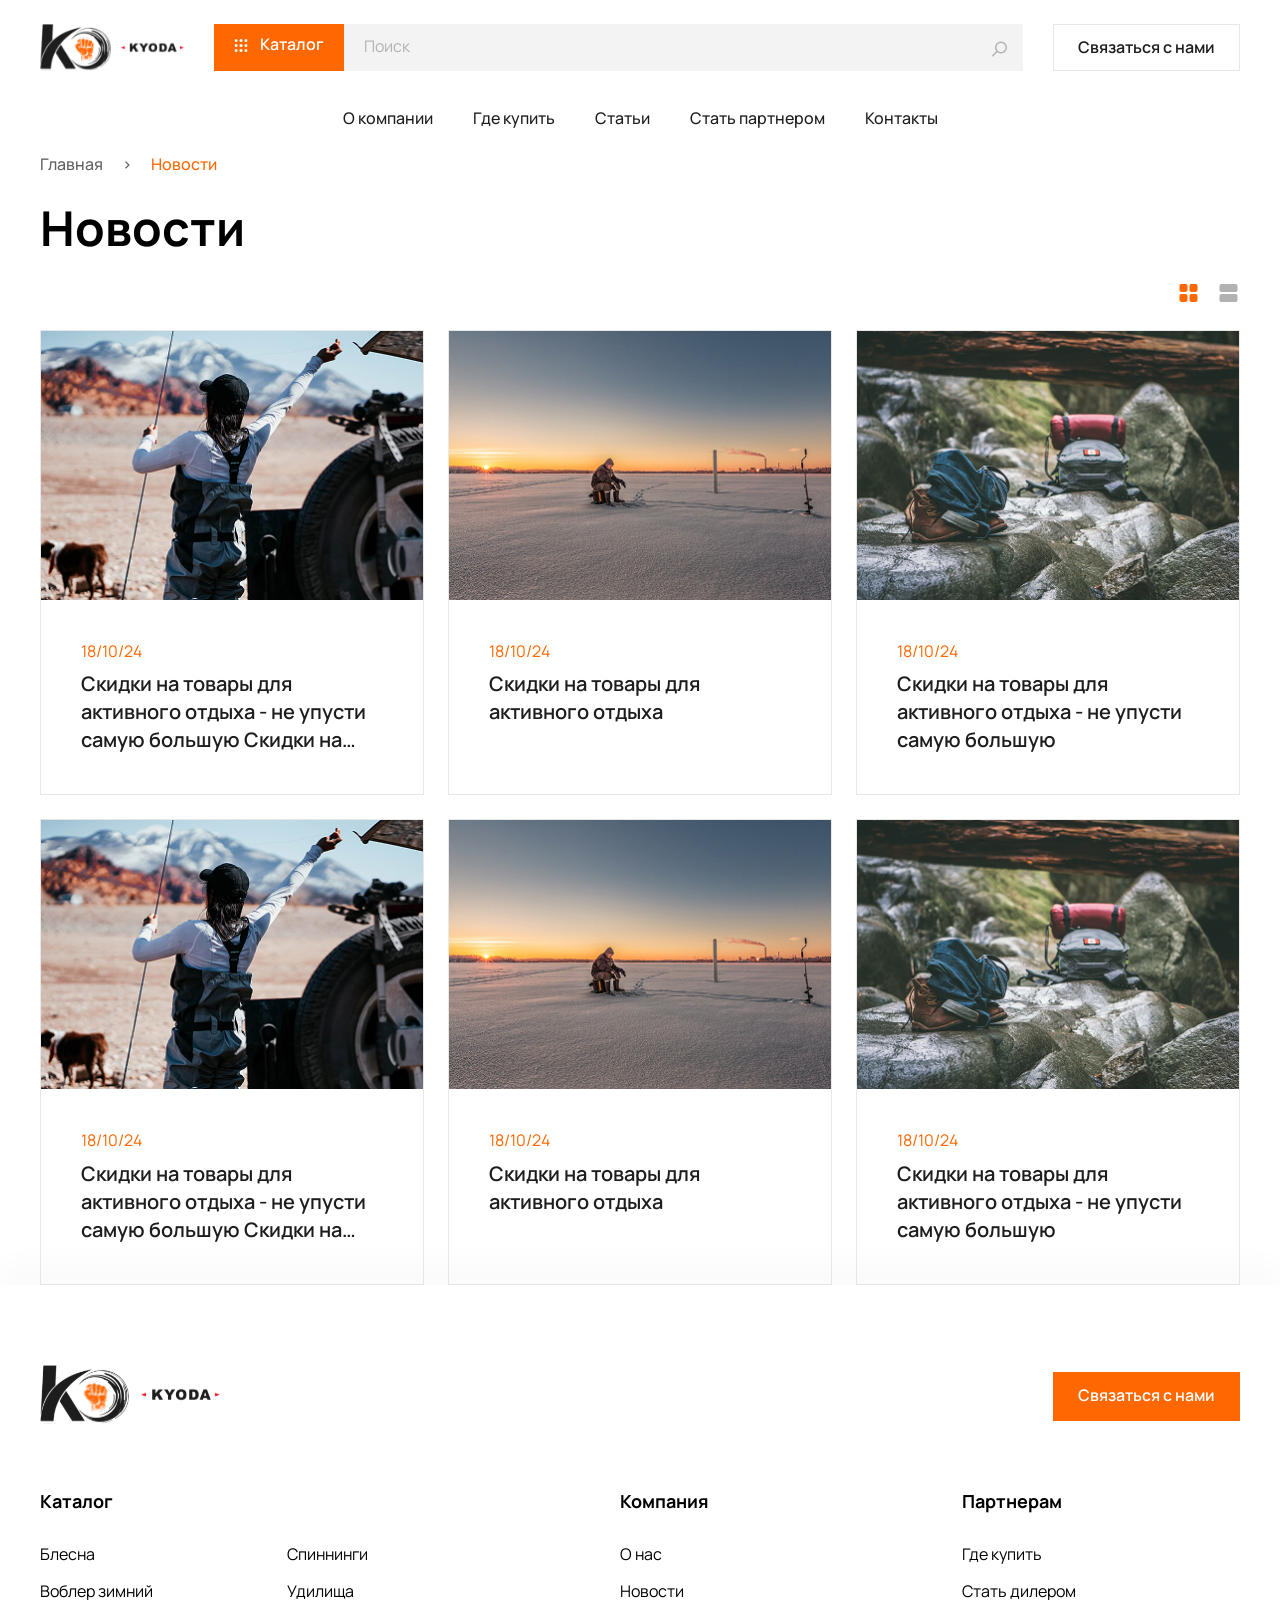
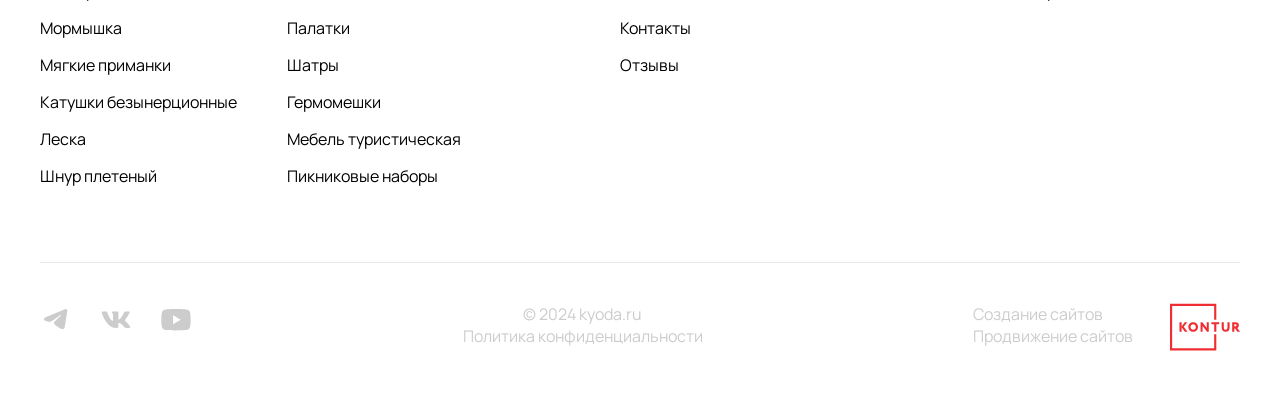
<file: news.html>
<!DOCTYPE html>
<html lang="ru">
<head>
    <meta charset="UTF-8">
    <meta name="viewport" content="width=device-width, initial-scale=1.0">
    <title>KYODA</title>
    <link rel="stylesheet" href="https://cdn.jsdelivr.net/npm/@fancyapps/ui@5.0/dist/fancybox/fancybox.css"/>
    <link rel="stylesheet" href="https://cdn.jsdelivr.net/npm/swiper@11/swiper-bundle.min.css"/>
    <link rel="stylesheet" href="styles/style.css">    
</head>
<body>
    <div class="layout page-content">
        <header class="header">
            <div class="container">
                <div class="header-top">
                    <a href="index.html" class="logo">
                        <img class="white-logo" src="/assets/icons/logo.svg" alt="logo">
                        <img class="black-logo" src="/assets/icons/black-logo.svg" alt="logo">
                    </a>
                    <nav class="catalog-menu">
                        <ul>
                            <li class="has-menu">
                                <a href="catalog.html">
                                    <svg xmlns="http://www.w3.org/2000/svg" width="14" height="14" viewBox="0 0 14 14" fill="none">
                                        <g clip-path="url(#clip0_1_472)">
                                            <circle cx="2" cy="2.5" r="1.5" fill="white"/>
                                            <circle cx="7" cy="2.5" r="1.5" fill="white"/>
                                            <circle cx="12" cy="2.5" r="1.5" fill="white"/>
                                            <circle cx="2" cy="7.5" r="1.5" fill="white"/>
                                            <circle cx="7" cy="7.5" r="1.5" fill="white"/>
                                            <circle cx="12" cy="7.5" r="1.5" fill="white"/>
                                            <circle cx="2" cy="12.5" r="1.5" fill="white"/>
                                            <circle cx="7" cy="12.5" r="1.5" fill="white"/>
                                            <circle cx="12" cy="12.5" r="1.5" fill="white"/>
                                        </g>
                                        <defs>
                                            <clipPath id="clip0_1_472">
                                                <rect width="13" height="14" fill="white" transform="translate(0.5)"/>
                                            </clipPath>
                                        </defs>
                                    </svg>
                                    Каталог
                                </a>

                                <div class="sub-menu">
                                    <ul class="categories">
                                        <li class="sub-menu-item has-menu">
                                            <a href="products.html">
                                                <div  class="categories-item__img">
                                                    <img src="assets/imgs/voblery.png" alt="Воблеры">
                                                </div>
                                                <span class="sub-menu-ttl">Воблеры</span>
                                            </a>

                                            <div class="item-sub-menu">
                                                <h5>Воблеры</h5>
                                                <ul>
                                                    <li><a href="">Блесна</a></li>
                                                    <li><a href="">Спиннинги</a></li>
                                                    <li><a href="">Воблер зимний</a></li>
                                                    <li><a href="">Удилища</a></li>
                                                    <li><a href="">Мормышка</a></li>
                                                    <li><a href="">Палатки</a></li>
                                                    <li><a href="">Мягкие приманки</a></li>
                                                    <li><a href="">Шатры</a></li>
                                                    <li><a href="">Катушки безынерционные</a></li>
                                                    <li><a href="">Гермомешки</a></li>
                                                    <li><a href="">Леска</a></li>
                                                    <li><a href="">Мебель туристическая</a></li>
                                                    <li><a href="">Шнур плетеный</a></li>
                                                    <li><a href="">Пикниковые наборы</a></li>
                                                </ul>
                                            </div>
                                        </li>
                                        <li>
                                            <a href="products.html">
                                                <div  class="categories-item__img">
                                                    <img src="assets/imgs/blesny.png" alt="">
                                                </div>
                                                <span class="sub-menu-ttl">Блесны</span>
                                            </a>
                                        </li>
                                        <li>
                                            <a href="products.html">
                                                <div  class="categories-item__img">
                                                    <img src="assets/imgs/mormywki.png" alt="">
                                                </div>
                                                <span class="sub-menu-ttl">Мормышки</span>
                                            </a>
                                        </li>
                                        <li>
                                            <a href="products.html">
                                                <div  class="categories-item__img">
                                                    <img src="assets/imgs/katuwki.png" alt="">
                                                </div>
                                                <span class="sub-menu-ttl">Катушки</span>
                                            </a>
                                        </li>
                                        <li>
                                            <a href="products.html">
                                                <div  class="categories-item__img">
                                                    <img src="assets/imgs/leska.png" alt="">
                                                </div>
                                                <span class="sub-menu-ttl">Леска</span>
                                            </a>
                                        </li>
                                        <li>
                                            <a href="products.html">
                                                <div  class="categories-item__img">
                                                    <img src="assets/imgs/turizm.png" alt="">
                                                </div>
                                                <span class="sub-menu-ttl">Туризм</span>
                                            </a>
                                        </li>
                                    </ul>
                                </div>


                            </li>
                        </ul>
                    </nav>
                    <form class="search">
                        <input type="text" name="search" placeholder="Поиск">
                        <button type="submit">
                            <svg xmlns="http://www.w3.org/2000/svg" width="19" height="18" viewBox="0 0 19 18" fill="none">
                                <path d="M2.75 16.75L7.25 12.25M16.25 8.5C16.25 9.18944 16.1142 9.87213 15.8504 10.5091C15.5865 11.146 15.1998 11.7248 14.7123 12.2123C14.2248 12.6998 13.646 13.0865 13.0091 13.3504C12.3721 13.6142 11.6894 13.75 11 13.75C10.3106 13.75 9.62787 13.6142 8.99091 13.3504C8.35395 13.0865 7.7752 12.6998 7.28769 12.2123C6.80018 11.7248 6.41347 11.146 6.14963 10.5091C5.88579 9.87213 5.75 9.18944 5.75 8.5C5.75 7.81056 5.88579 7.12787 6.14963 6.49091C6.41347 5.85395 6.80018 5.2752 7.28769 4.78769C7.7752 4.30018 8.35395 3.91347 8.99091 3.64963C9.62787 3.3858 10.3106 3.25 11 3.25C11.6894 3.25 12.3721 3.3858 13.0091 3.64963C13.646 3.91347 14.2248 4.30018 14.7123 4.78769C15.1998 5.2752 15.5865 5.85395 15.8504 6.49091C16.1142 7.12787 16.25 7.81056 16.25 8.5Z" stroke="white" stroke-width="1.5" stroke-linecap="round" stroke-linejoin="round"/>
                            </svg>
                        </button>
                    </form>
                    <button class="header_middle-btn btn show-popup">Связаться с нами</button>
                    <div class="header-burger">
                        <svg class="open-burger" xmlns="http://www.w3.org/2000/svg" width="28" height="22" viewBox="0 0 28 22" fill="none">
                            <rect width="28" height="2" rx="1" fill="white"/>
                            <rect y="10" width="28" height="2" rx="1" fill="white"/>
                            <rect y="20" width="28" height="2" rx="1" fill="white"/>
                        </svg>
                        <svg class="close-burger" xmlns="http://www.w3.org/2000/svg" width="18" height="18" viewBox="0 0 18 18" fill="none">
                            <path d="M9 10.9162L2.29332 17.6229C2.16774 17.7477 2.01796 17.8454 1.85319 17.9101C1.68842 17.9749 1.51215 18.0052 1.33522 17.9993C1.15829 18.0052 0.982022 17.9749 0.817252 17.9101C0.652482 17.8454 0.502701 17.7477 0.377126 17.6229C0.252346 17.4973 0.154583 17.3475 0.0898524 17.1827C0.0251215 17.018 -0.00520787 16.8417 0.00073021 16.6648C-0.00504614 16.4879 0.0253578 16.3116 0.0900796 16.1469C0.154801 15.9821 0.252478 15.8323 0.377126 15.7067L7.08381 9L0.377126 2.29332C0.252346 2.16774 0.154583 2.01796 0.0898524 1.85319C0.0251215 1.68842 -0.00520787 1.51215 0.00073021 1.33522C-0.00504614 1.15831 0.0253578 0.982087 0.0900796 0.817341C0.154801 0.652594 0.252478 0.502796 0.377126 0.377125C0.502701 0.252346 0.652482 0.154583 0.817252 0.0898524C0.982022 0.0251215 1.15829 -0.00520787 1.33522 0.00073021C1.51213 -0.00504614 1.68836 0.0253578 1.8531 0.0900796C2.01785 0.154801 2.16765 0.252478 2.29332 0.377125L9 7.08381L15.7067 0.377125C15.8323 0.252346 15.982 0.154583 16.1468 0.0898524C16.3116 0.0251215 16.4878 -0.00520787 16.6648 0.00073021C16.8417 -0.00504614 17.0179 0.0253578 17.1827 0.0900796C17.3474 0.154801 17.4972 0.252478 17.6229 0.377125C17.7477 0.502701 17.8454 0.652482 17.9101 0.817251C17.9749 0.982021 18.0052 1.15829 17.9993 1.33522C18.0052 1.51215 17.9749 1.68842 17.9101 1.85319C17.8454 2.01796 17.7477 2.16774 17.6229 2.29332L10.9162 9L17.6229 15.7067C17.7476 15.8323 17.8453 15.9821 17.91 16.1469C17.9748 16.3116 18.0051 16.4879 17.9993 16.6648C18.0052 16.8417 17.9749 17.018 17.9101 17.1827C17.8454 17.3475 17.7477 17.4973 17.6229 17.6229C17.4973 17.7477 17.3475 17.8454 17.1827 17.9101C17.018 17.9749 16.8417 18.0052 16.6648 17.9993C16.4878 18.0052 16.3116 17.9749 16.1468 17.9101C15.982 17.8454 15.8323 17.7477 15.7067 17.6229L9 10.9162Z" fill="#191919"/>
                        </svg>
                    </div>
                </div>
                <div class="header-bottom">
                    <div class="mobile-catalog-btn">
                        <svg xmlns="http://www.w3.org/2000/svg" width="14" height="14" viewBox="0 0 14 14" fill="none">
                            <g clip-path="url(#clip0_1_472)">
                                <circle cx="2" cy="2.5" r="1.5" fill="white"/>
                                <circle cx="7" cy="2.5" r="1.5" fill="white"/>
                                <circle cx="12" cy="2.5" r="1.5" fill="white"/>
                                <circle cx="2" cy="7.5" r="1.5" fill="white"/>
                                <circle cx="7" cy="7.5" r="1.5" fill="white"/>
                                <circle cx="12" cy="7.5" r="1.5" fill="white"/>
                                <circle cx="2" cy="12.5" r="1.5" fill="white"/>
                                <circle cx="7" cy="12.5" r="1.5" fill="white"/>
                                <circle cx="12" cy="12.5" r="1.5" fill="white"/>
                            </g>
                            <defs>
                                <clipPath id="clip0_1_472">
                                    <rect width="13" height="14" fill="white" transform="translate(0.5)"/>
                                </clipPath>
                            </defs>
                        </svg>
                        Каталог
                    </div>
                    <nav class="menu">
                        <ul>
                            <li><a href="about.html">О компании</a></li>
                            <li><a href="places.html">Где купить</a></li>
                            <li><a href="default.html">Статьи</a></li>
                            <li><a href="partners.html">Стать партнером</a></li>
                            <li><a href="contacts.html">Контакты</a></li>
                        </ul>
                    </nav>
                    <button class="header_middle-btn btn show-popup">Связаться с нами</button>
                </div>
                <div class="mobile-sub-menu">
                    <span class="close-btn">
                        <svg xmlns="http://www.w3.org/2000/svg" width="24" height="24" viewBox="0 0 24 24" fill="none">
                            <path d="M5.29289 12.7071C4.90237 12.3166 4.90237 11.6834 5.29289 11.2929L11.6569 4.92893C12.0474 4.53841 12.6805 4.53841 13.0711 4.92893C13.4616 5.31946 13.4616 5.95262 13.0711 6.34315L7.41421 12L13.0711 17.6569C13.4616 18.0474 13.4616 18.6805 13.0711 19.0711C12.6805 19.4616 12.0474 19.4616 11.6569 19.0711L5.29289 12.7071ZM6.5 13H6V11H6.5V13Z" fill="#1D1D1D"/>
                        </svg>
                    </span>
                    <h5>Каталог</h5>
                    <ul class="categories">
                        <li class="has-menu">
                            <a href="products.html">
                                <div  class="categories-item__img">
                                    <img src="assets/imgs/voblery.png" alt="Воблеры">
                                </div>
                                <span class="sub-menu-ttl">Воблеры</span>
                            </a>
                        </li>
                        <li>
                            <a href="products.html">
                                <div  class="categories-item__img">
                                    <img src="assets/imgs/blesny.png" alt="">
                                </div>
                                <span class="sub-menu-ttl">Блесны</span>
                            </a>
                        </li>
                        <li>
                            <a href="products.html">
                                <div  class="categories-item__img">
                                    <img src="assets/imgs/mormywki.png" alt="">
                                </div>
                                <span class="sub-menu-ttl">Мормышки</span>
                            </a>
                        </li>
                        <li>
                            <a href="products.html">
                                <div  class="categories-item__img">
                                    <img src="assets/imgs/katuwki.png" alt="">
                                </div>
                                <span class="sub-menu-ttl">Катушки</span>
                            </a>
                        </li>
                        <li>
                            <a href="products.html">
                                <div  class="categories-item__img">
                                    <img src="assets/imgs/leska.png" alt="">
                                </div>
                                <span class="sub-menu-ttl">Леска</span>
                            </a>
                        </li>
                        <li>
                            <a href="products.html">
                                <div  class="categories-item__img">
                                    <img src="assets/imgs/turizm.png" alt="">
                                </div>
                                <span class="sub-menu-ttl">Туризм</span>
                            </a>
                        </li>
                    </ul>
                </div>
                <div class="mobile-item-sub-menu">
                    <span class="close-arrow">
                        <svg xmlns="http://www.w3.org/2000/svg" width="24" height="24" viewBox="0 0 24 24" fill="none">
                            <path d="M5.29289 12.7071C4.90237 12.3166 4.90237 11.6834 5.29289 11.2929L11.6569 4.92893C12.0474 4.53841 12.6805 4.53841 13.0711 4.92893C13.4616 5.31946 13.4616 5.95262 13.0711 6.34315L7.41421 12L13.0711 17.6569C13.4616 18.0474 13.4616 18.6805 13.0711 19.0711C12.6805 19.4616 12.0474 19.4616 11.6569 19.0711L5.29289 12.7071ZM6.5 13H6V11H6.5V13Z" fill="#1D1D1D"/>
                        </svg>
                    </span>
                    <h5>Воблеры</h5>
                    <ul>
                        <li><a href="products.html">Блесна</a></li>
                        <li><a href="">Спиннинги</a></li>
                        <li><a href="">Воблер зимний</a></li>
                        <li><a href="">Удилища</a></li>
                        <li><a href="">Мормышка</a></li>
                        <li><a href="">Палатки</a></li>
                        <li><a href="">Мягкие приманки</a></li>
                        <li><a href="">Шатры</a></li>
                        <li><a href="">Катушки безынерционные</a></li>
                        <li><a href="">Гермомешки</a></li>
                        <li><a href="">Леска</a></li>
                        <li><a href="">Мебель туристическая</a></li>
                        <li><a href="">Шнур плетеный</a></li>
                        <li><a href="">Пикниковые наборы</a></li>
                    </ul>
                </div>
            </div>
        </header>
        <main class="">
            <div class="container news-page">
                <div class="breadcrumbs">
                    <a href="index.html">Главная</a>
                    <span> > </span>
                    <a href="/" class="active">Новости</a>
                </div>
                <div class="news-head">
                    <h2>Новости</h2>
                    <div class="news-options">
                        <span class="news-option selected">
                            <svg xmlns="http://www.w3.org/2000/svg" width="23" height="24" viewBox="0 0 23 24" fill="none">
                                <path d="M4.5002 10.9404C3.9502 10.9404 3.4792 10.7444 3.0872 10.3524C2.89809 10.1696 2.74844 9.95005 2.64748 9.7072C2.54652 9.46435 2.4964 9.20339 2.5002 8.94042V4.94042C2.5002 4.39042 2.6962 3.91942 3.0872 3.52742C3.2702 3.33833 3.48997 3.1887 3.73298 3.08775C3.97598 2.98679 4.23709 2.93666 4.5002 2.94042H8.5002C9.0502 2.94042 9.5212 3.13642 9.9132 3.52742C10.3042 3.91942 10.5002 4.39042 10.5002 4.94042V8.94042C10.5002 9.49042 10.3042 9.96042 9.9132 10.3524C9.73032 10.5417 9.5106 10.6916 9.26758 10.7927C9.02456 10.8938 8.7634 10.9441 8.5002 10.9404H4.5002ZM4.5002 20.9404C3.9502 20.9404 3.4792 20.7444 3.0872 20.3534C2.89811 20.1704 2.74848 19.9506 2.64753 19.7076C2.54658 19.4646 2.49644 19.2035 2.5002 18.9404V14.9404C2.5002 14.3904 2.6962 13.9194 3.0872 13.5274C3.2702 13.3383 3.48997 13.1887 3.73298 13.0877C3.97598 12.9868 4.23709 12.9367 4.5002 12.9404H8.5002C9.0502 12.9404 9.5212 13.1364 9.9132 13.5274C10.3042 13.9194 10.5002 14.3904 10.5002 14.9404V18.9404C10.5002 19.4904 10.3042 19.9604 9.9132 20.3534C9.7302 20.5425 9.51043 20.6921 9.26742 20.7931C9.02442 20.894 8.76332 20.9442 8.5002 20.9404H4.5002ZM14.5002 10.9404C13.9502 10.9404 13.4802 10.7444 13.0882 10.3524C12.8988 10.1698 12.7489 9.95027 12.6478 9.70739C12.5466 9.46452 12.4964 9.20348 12.5002 8.94042V4.94042C12.5002 4.39042 12.6962 3.91942 13.0882 3.52742C13.271 3.33831 13.4906 3.18866 13.7334 3.0877C13.9763 2.98674 14.2372 2.93661 14.5002 2.94042H18.5002C19.0502 2.94042 19.5212 3.13642 19.9132 3.52742C20.3042 3.91942 20.5002 4.39042 20.5002 4.94042V8.94042C20.5002 9.49042 20.3042 9.96042 19.9132 10.3524C19.7303 10.5417 19.5106 10.6916 19.2676 10.7927C19.0246 10.8938 18.7634 10.9441 18.5002 10.9404H14.5002ZM14.5002 20.9404C13.9502 20.9404 13.4802 20.7444 13.0882 20.3534C12.8989 20.1705 12.749 19.9508 12.6479 19.7078C12.5468 19.4648 12.4965 19.2036 12.5002 18.9404V14.9404C12.5002 14.3904 12.6962 13.9194 13.0882 13.5274C13.271 13.3383 13.4906 13.1887 13.7334 13.0877C13.9763 12.9867 14.2372 12.9366 14.5002 12.9404H18.5002C19.0502 12.9404 19.5212 13.1364 19.9132 13.5274C20.3042 13.9194 20.5002 14.3904 20.5002 14.9404V18.9404C20.5002 19.4904 20.3042 19.9604 19.9132 20.3534C19.7302 20.5425 19.5104 20.6921 19.2674 20.7931C19.0244 20.894 18.7633 20.9442 18.5002 20.9404H14.5002Z" fill="#B2B2B2"/>
                            </svg>
                        </span>
                        <span class="news-option column-option">
                            <svg xmlns="http://www.w3.org/2000/svg" width="23" height="24" viewBox="0 0 23 24" fill="none">
                                <path d="M4.5 2.96973C3.96957 2.96973 3.46086 3.18044 3.08579 3.55551C2.71071 3.93059 2.5 4.43929 2.5 4.96973V8.96973C2.5 9.50016 2.71071 10.0089 3.08579 10.3839C3.46086 10.759 3.96957 10.9697 4.5 10.9697H18.5C19.0304 10.9697 19.5391 10.759 19.9142 10.3839C20.2893 10.0089 20.5 9.50016 20.5 8.96973V4.96973C20.5 4.43929 20.2893 3.93059 19.9142 3.55551C19.5391 3.18044 19.0304 2.96973 18.5 2.96973H4.5ZM4.5 12.9697C3.96957 12.9697 3.46086 13.1804 3.08579 13.5555C2.71071 13.9306 2.5 14.4393 2.5 14.9697V18.9697C2.5 19.5002 2.71071 20.0089 3.08579 20.3839C3.46086 20.759 3.96957 20.9697 4.5 20.9697H18.5C19.0304 20.9697 19.5391 20.759 19.9142 20.3839C20.2893 20.0089 20.5 19.5002 20.5 18.9697V14.9697C20.5 14.4393 20.2893 13.9306 19.9142 13.5555C19.5391 13.1804 19.0304 12.9697 18.5 12.9697H4.5Z" fill="#B2B2B2"/>
                            </svg>
                        </span>
                    </div>
                </div>
                <div class="news-items">
                    <a href="" class="news-item" >
                        <div class="news-item__img">
                            <img src="/assets/imgs/news1.jpg" alt="">
                        </div>
                        <div class="news-item__content">
                            <div class="news-item__date">
                                18/10/24
                            </div>
                            <div class="news-item__text">
                                Скидки на товары для активного отдыха - не упусти самую большую
                                Скидки на товары для активного отдыха - не упусти самую большую
                            </div>
                        </div>
                    </a>
                    <a href="" class="news-item">
                        <div class="news-item__img">
                            <img src="/assets/imgs/news4.jpg" alt="">
                        </div>
                        <div class="news-item__content">
                            <div class="news-item__date">
                                18/10/24
                            </div>
                            <div class="news-item__text">
                                Скидки на товары для активного отдыха
                            </div>
                        </div>
                    </a>
                    <a href="" class="news-item">
                        <div class="news-item__img">
                            <img src="/assets/imgs/news3.jpg" alt="">
                        </div>
                        <div class="news-item__content">
                            <div class="news-item__date">
                                18/10/24
                            </div>
                            <div class="news-item__text">
                                Скидки на товары для активного отдыха - не упусти самую большую
                            </div>
                        </div>
                    </a>
                    <a href="" class="news-item" >
                        <div class="news-item__img">
                            <img src="/assets/imgs/news1.jpg" alt="">
                        </div>
                        <div class="news-item__content">
                            <div class="news-item__date">
                                18/10/24
                            </div>
                            <div class="news-item__text">
                                Скидки на товары для активного отдыха - не упусти самую большую
                                Скидки на товары для активного отдыха - не упусти самую большую
                            </div>
                        </div>
                    </a>
                    <a href="" class="news-item">
                        <div class="news-item__img">
                            <img src="/assets/imgs/news4.jpg" alt="">
                        </div>
                        <div class="news-item__content">
                            <div class="news-item__date">
                                18/10/24
                            </div>
                            <div class="news-item__text">
                                Скидки на товары для активного отдыха
                            </div>
                        </div>
                    </a>
                    <a href="" class="news-item">
                        <div class="news-item__img">
                            <img src="/assets/imgs/news3.jpg" alt="">
                        </div>
                        <div class="news-item__content">
                            <div class="news-item__date">
                                18/10/24
                            </div>
                            <div class="news-item__text">
                                Скидки на товары для активного отдыха - не упусти самую большую
                            </div>
                        </div>
                    </a>
                </div>
            </div>
        </main>
        <footer class="footer">
            <div class="footer__container container">
                <div class="footer-content">
                    <div class="footer-content_top">
                        <div class="footer-logo">
                            <a href="index.html">
                                <img src="/assets/icons/black-logo.svg" alt="Kyoda">
                            </a>
                        </div>
                        <button class="btn show-popup">Связаться с нами</button>
                    </div>
                    <div class="footer-content_middle">
                        <div class="footer-catalog">
                            <nav class="footer-accordion-item">
                                <a href="catalog.html" class="footer-accordion-header">
                                    <h5 >
                                        Каталог
                                        <svg xmlns="http://www.w3.org/2000/svg" width="18" height="18" viewBox="0 0 18 18" fill="none">
                                            <path d="M9.70711 12.7071C9.31658 13.0976 8.68342 13.0976 8.29289 12.7071L1.92893 6.34315C1.53841 5.95262 1.53841 5.31946 1.92893 4.92893C2.31946 4.53841 2.95262 4.53841 3.34315 4.92893L9 10.5858L14.6569 4.92893C15.0474 4.53841 15.6805 4.53841 16.0711 4.92893C16.4616 5.31946 16.4616 5.95262 16.0711 6.34315L9.70711 12.7071ZM10 11.5V12H8V11.5H10Z" fill="#1D1D1D"/>
                                        </svg>
                                    </h5>
                                </a>
                                <ul class="footer-catalog-menu footer-accordion-content">
                                    <li>
                                        <a href="#">Блесна</a>
                                    </li>
                                    <li>
                                        <a href="#">Спиннинги</a>
                                    </li>
                                    <li><a href="#">Воблер зимний</a></li>
                                    <li><a href="#">Удилища</a></li>
                                    <li><a href="#">Мормышка</a></li>
                                    <li><a href="#">Палатки</a></li>
                                    <li><a href="#">Мягкие приманки</a></li>
                                    <li><a href="#">Шатры</a></li>
                                    <li><a href="#">Катушки безынерционные</a></li>
                                    <li><a href="#">Гермомешки</a></li>
                                    <li><a href="#">Леска</a></li>
                                    <li><a href="#">Мебель туристическая</a></li>
                                    <li><a href="#">Шнур плетеный</a></li>
                                    <li><a href="#">Пикниковые наборы</a></li>
                                </ul>
                            </nav>
                        </div>
                        <div class="footer-menu">
                            <nav class="footer-accordion-item">
                                <h5 class="footer-accordion-header">
                                    Компания
                                    <svg xmlns="http://www.w3.org/2000/svg" width="18" height="18" viewBox="0 0 18 18" fill="none">
                                        <path d="M9.70711 12.7071C9.31658 13.0976 8.68342 13.0976 8.29289 12.7071L1.92893 6.34315C1.53841 5.95262 1.53841 5.31946 1.92893 4.92893C2.31946 4.53841 2.95262 4.53841 3.34315 4.92893L9 10.5858L14.6569 4.92893C15.0474 4.53841 15.6805 4.53841 16.0711 4.92893C16.4616 5.31946 16.4616 5.95262 16.0711 6.34315L9.70711 12.7071ZM10 11.5V12H8V11.5H10Z" fill="#1D1D1D"/>
                                    </svg>
                                </h5>
                                <ul class="footer-accordion-content">
                                    <li><a href="about.html">О нас</a></li>
                                    <li><a href="news.html">Новости</a></li>
                                    <li><a href="contacts.html">Контакты</a></li>
                                    <li><a href="reviews.html">Отзывы</a></li>
                                </ul>
                            </nav>
                            <nav class="footer-accordion-item">
                                <h5 class="footer-accordion-header">
                                    Партнерам
                                    <svg xmlns="http://www.w3.org/2000/svg" width="18" height="18" viewBox="0 0 18 18" fill="none">
                                        <path d="M9.70711 12.7071C9.31658 13.0976 8.68342 13.0976 8.29289 12.7071L1.92893 6.34315C1.53841 5.95262 1.53841 5.31946 1.92893 4.92893C2.31946 4.53841 2.95262 4.53841 3.34315 4.92893L9 10.5858L14.6569 4.92893C15.0474 4.53841 15.6805 4.53841 16.0711 4.92893C16.4616 5.31946 16.4616 5.95262 16.0711 6.34315L9.70711 12.7071ZM10 11.5V12H8V11.5H10Z" fill="#1D1D1D"/>
                                    </svg>
                                </h5>
                                <ul class="footer-accordion-content">
                                    <li><a href="places.html">Где купить</a></li>
                                    <li><a href="partners.html">Стать дилером</a></li>
                                </ul>
                            </nav>
                        </div>
                    </div>
                    <div class="footer-content_bottom">
                        <div class="footer-left">
                            <div class="footer-messengers">
                                <a href="https://web.telegram.org/">
                                    <svg xmlns="http://www.w3.org/2000/svg" width="32" height="33" viewBox="0 0 32 33" fill="none">
                                        <path fill-rule="evenodd" clip-rule="evenodd" d="M24.9162 6.22008C25.2031 6.09893 25.5171 6.05714 25.8256 6.09907C26.134 6.141 26.4256 6.26512 26.67 6.4585C26.9145 6.65188 27.1028 6.90746 27.2153 7.19863C27.3279 7.4898 27.3606 7.80592 27.3101 8.11408L24.6771 24.1386C24.4217 25.6843 22.7314 26.5707 21.3185 25.8008C20.1367 25.1566 18.3814 24.1642 16.8025 23.1287C16.013 22.6103 13.5948 20.9504 13.892 19.7693C14.1474 18.7594 18.2107 14.9644 20.5326 12.7081C21.4439 11.8217 21.0283 11.3104 19.9521 12.1257C17.2796 14.1502 12.9888 17.2288 11.5702 18.0955C10.3187 18.8596 9.66623 18.99 8.88608 18.8596C7.46278 18.622 6.1428 18.2539 5.06545 17.8054C3.60964 17.1997 3.68046 15.1916 5.06429 14.6068L24.9162 6.22008Z" fill="#CCCCCC"/>
                                    </svg>
                                </a>
                                <a href="https://vk.com/">
                                    <svg xmlns="http://www.w3.org/2000/svg" width="32" height="33" viewBox="0 0 32 33" fill="none">
                                        <path d="M25.3806 17.9678C24.9209 17.387 25.0524 17.1286 25.3806 16.6095C25.3866 16.6036 29.1827 11.358 29.5739 9.57906L29.5762 9.57787C29.7706 8.92957 29.5762 8.45312 28.6364 8.45312H25.5265C24.7347 8.45312 24.3697 8.86202 24.1741 9.3195C24.1741 9.3195 22.5907 13.1098 20.3507 15.5666C19.6278 16.2765 19.2936 16.5041 18.8989 16.5041C18.7045 16.5041 18.4024 16.2765 18.4024 15.6283V9.57787C18.4024 8.80039 18.1806 8.45312 17.5253 8.45312H12.6352C12.1386 8.45312 11.8435 8.8158 11.8435 9.15357C11.8435 9.89076 12.9635 10.0602 13.0796 12.1343V16.6345C13.0796 17.6205 12.9006 17.8019 12.5036 17.8019C11.4465 17.8019 8.88052 13.9963 7.35994 9.64069C7.05297 8.79565 6.75312 8.45431 5.95549 8.45431H2.84438C1.95667 8.45431 1.77771 8.86321 1.77771 9.32069C1.77771 10.129 2.8349 14.1479 6.69386 19.4575C9.26571 23.0819 12.8876 25.0458 16.1825 25.0458C18.1629 25.0458 18.4046 24.6095 18.4046 23.8594C18.4046 20.3963 18.2257 20.0691 19.2177 20.0691C19.6776 20.0691 20.4693 20.2967 22.3181 22.0449C24.4314 24.1178 24.7786 25.0458 25.9614 25.0458H29.0714C29.9579 25.0458 30.407 24.6095 30.1486 23.7491C29.5572 21.9394 25.5609 18.2166 25.3806 17.9678Z" fill="#CCCCCC"/>
                                    </svg>
                                </a>
                                <a href="https://www.youtube.com/">
                                    <svg xmlns="http://www.w3.org/2000/svg" width="32" height="33" viewBox="0 0 32 33" fill="none">
                                        <path d="M30.0623 9.42141C29.7243 8.11609 28.7335 7.08712 27.477 6.73564C25.1816 6.08325 15.9996 6.08325 15.9996 6.08325C15.9996 6.08325 6.81814 6.08325 4.52271 6.7109C3.29039 7.06201 2.27543 8.11628 1.93741 9.42141C1.33334 11.8055 1.33334 16.7499 1.33334 16.7499C1.33334 16.7499 1.33334 21.7192 1.93741 24.0784C2.2758 25.3836 3.26623 26.4125 4.52288 26.764C6.8423 27.4166 16 27.4166 16 27.4166C16 27.4166 25.1816 27.4166 27.477 26.789C28.7336 26.4377 29.7243 25.4087 30.0627 24.1036C30.6666 21.7192 30.6666 16.775 30.6666 16.775C30.6666 16.775 30.6908 11.8055 30.0623 9.42141ZM13.0763 21.3177V12.1821L20.7116 16.7499L13.0763 21.3177Z" fill="#CCCCCC"/>
                                    </svg>
                                </a>
                            </div>
                        </div>
                        <div class="footer-middle">
                            <div class="footer-copyright">
                                © 2024 kyoda.ru
                            </div>
                            <div class="footer-privacy">
                                <a href="">
                                    Политика конфиденциальности
                                </a>
                            </div>

                        </div>
                        <div class="footer-right">
                            <div class="footer-contur">
                                <div class="footer-contur__left">
                                    <a href="https://kontur-lite.ru/" class="contur-link">
                                        Создание сайтов
                                    </a>
                                    <a href="http://kontur-promo.ru/prodvizhenie-sajjtov" class="contur-link">
                                        Продвижение сайтов
                                    </a>
                                </div>
                                <div class="footer-contur__right">
                                    <svg xmlns="http://www.w3.org/2000/svg" width="70" height="48" viewBox="0 0 70 48" fill="none">
                                        <path d="M46.3062 47.4167H0V0.75H46.3062V16.7176H44.1596V2.91331H2.1466V45.2532H44.1596V31.3459H46.3062V47.4167Z" fill="#F02D32"/>
                                        <path d="M9.46094 19.2903H11.6115V23.4221L14.6899 19.2903H17.2708L13.7355 23.666L17.553 28.7732H14.8244L11.6115 24.2621V28.7732H9.46094V19.2903Z" fill="#F02D32"/>
                                        <path d="M23.1626 26.8182C24.8973 26.8182 25.7971 25.5829 25.7971 24.0318C25.7971 22.3494 24.6364 21.2454 23.1626 21.2454C21.6496 21.2454 20.5281 22.3494 20.5281 24.0318C20.5281 25.6091 21.7019 26.8182 23.1626 26.8182ZM23.1626 19.2739C25.9404 19.2739 28.0143 21.1008 28.0143 24.0318C28.0143 26.8182 25.9404 28.7899 23.1626 28.7899C20.3848 28.7899 18.3109 26.9628 18.3109 24.0318C18.3109 21.3637 20.2542 19.2739 23.1626 19.2739Z" fill="#F02D32"/>
                                        <path d="M37.0606 28.7733L32.598 23.0834V28.7733H30.5815V19.293H32.302L36.765 25.0073L36.7621 19.2933H38.7783L38.7812 28.7733H37.0606Z" fill="#F02D32"/>
                                        <path d="M41.3698 19.2903H49.1661V21.3224H46.3432V28.7732H44.1924V21.3224H41.3698V19.2903Z" fill="#F02D32"/>
                                        <path d="M59.601 24.6941C59.601 27.5933 57.7729 28.7719 55.7567 28.7719C53.3371 28.7719 51.6567 27.3763 51.6567 24.5995V19.2942H53.8075V24.1388C53.8075 25.6154 54.2511 26.7398 55.7567 26.7398C57.0605 26.7398 57.4504 25.7781 57.4504 24.2606V19.2942H59.601V24.6941Z" fill="#F02D32"/>
                                        <path d="M64.3363 21.3535V23.453H65.1158C65.9359 23.453 66.581 23.1552 66.581 22.3559C66.581 21.8276 66.3137 21.3513 65.2786 21.3513C64.9561 21.3513 64.78 21.3399 64.3363 21.3535ZM62.1855 28.7719V19.2942C62.7098 19.2942 65.1158 19.2942 65.3848 19.2942C67.9522 19.2942 68.8662 20.5814 68.8662 22.3289C68.8662 24.0899 67.791 24.8078 67.2801 25.0653L69.9999 28.7719H67.392L65.1293 25.4852H64.3363V28.7719H62.1855Z" fill="#F02D32"/>
                                    </svg>
                                </div>
                            </div>
                        </div>
                    </div>
                </div>
            </div>
        </footer>
        <div class="popup">
            <form>
                <b class="close-form">+</b>
                <h4>Связаться с нами</h4>
                <p>Оставьте свои контакты и наш менеджер свяжется с Вами в течение 30 минут или позвоните по телефону <b>8(383)349-38-01</b></p>
                <input type="tel" placeholder="+7 (992) 312-21-31" required>
                <input type="email" placeholder="E-mail" required>

                <div class="form-checkbox">
                    <div class="checkbox">
                        <input type="checkbox" name="checkbox" id="checkbox1">
                        <label for="checkbox1">
                            <svg xmlns="http://www.w3.org/2000/svg" width="12" height="10" viewBox="0 0 12 10" fill="none">
                                <path d="M11.99 1.50008L10.58 0.0800781L3.98999 6.67008L1.40999 4.10008L-0.0100098 5.51008L3.98999 9.50008L11.99 1.50008Z" fill="#FF6701"/>
                            </svg>
                        </label>
                    </div>
                    <span>Я принимаю согласие на обработку моих <a href="">персональных данных</a></span>
                </div>
                <button class="btn">Связаться с нами</button>
            </form>
        </div>
    </div>

    <script src="https://cdn.jsdelivr.net/npm/@fancyapps/ui@5.0/dist/fancybox/fancybox.umd.js"></script>
    <script src="https://cdn.jsdelivr.net/npm/swiper@11/swiper-bundle.min.js"></script>
    <script src="script.js"></script>
</body>
</html>
</file>
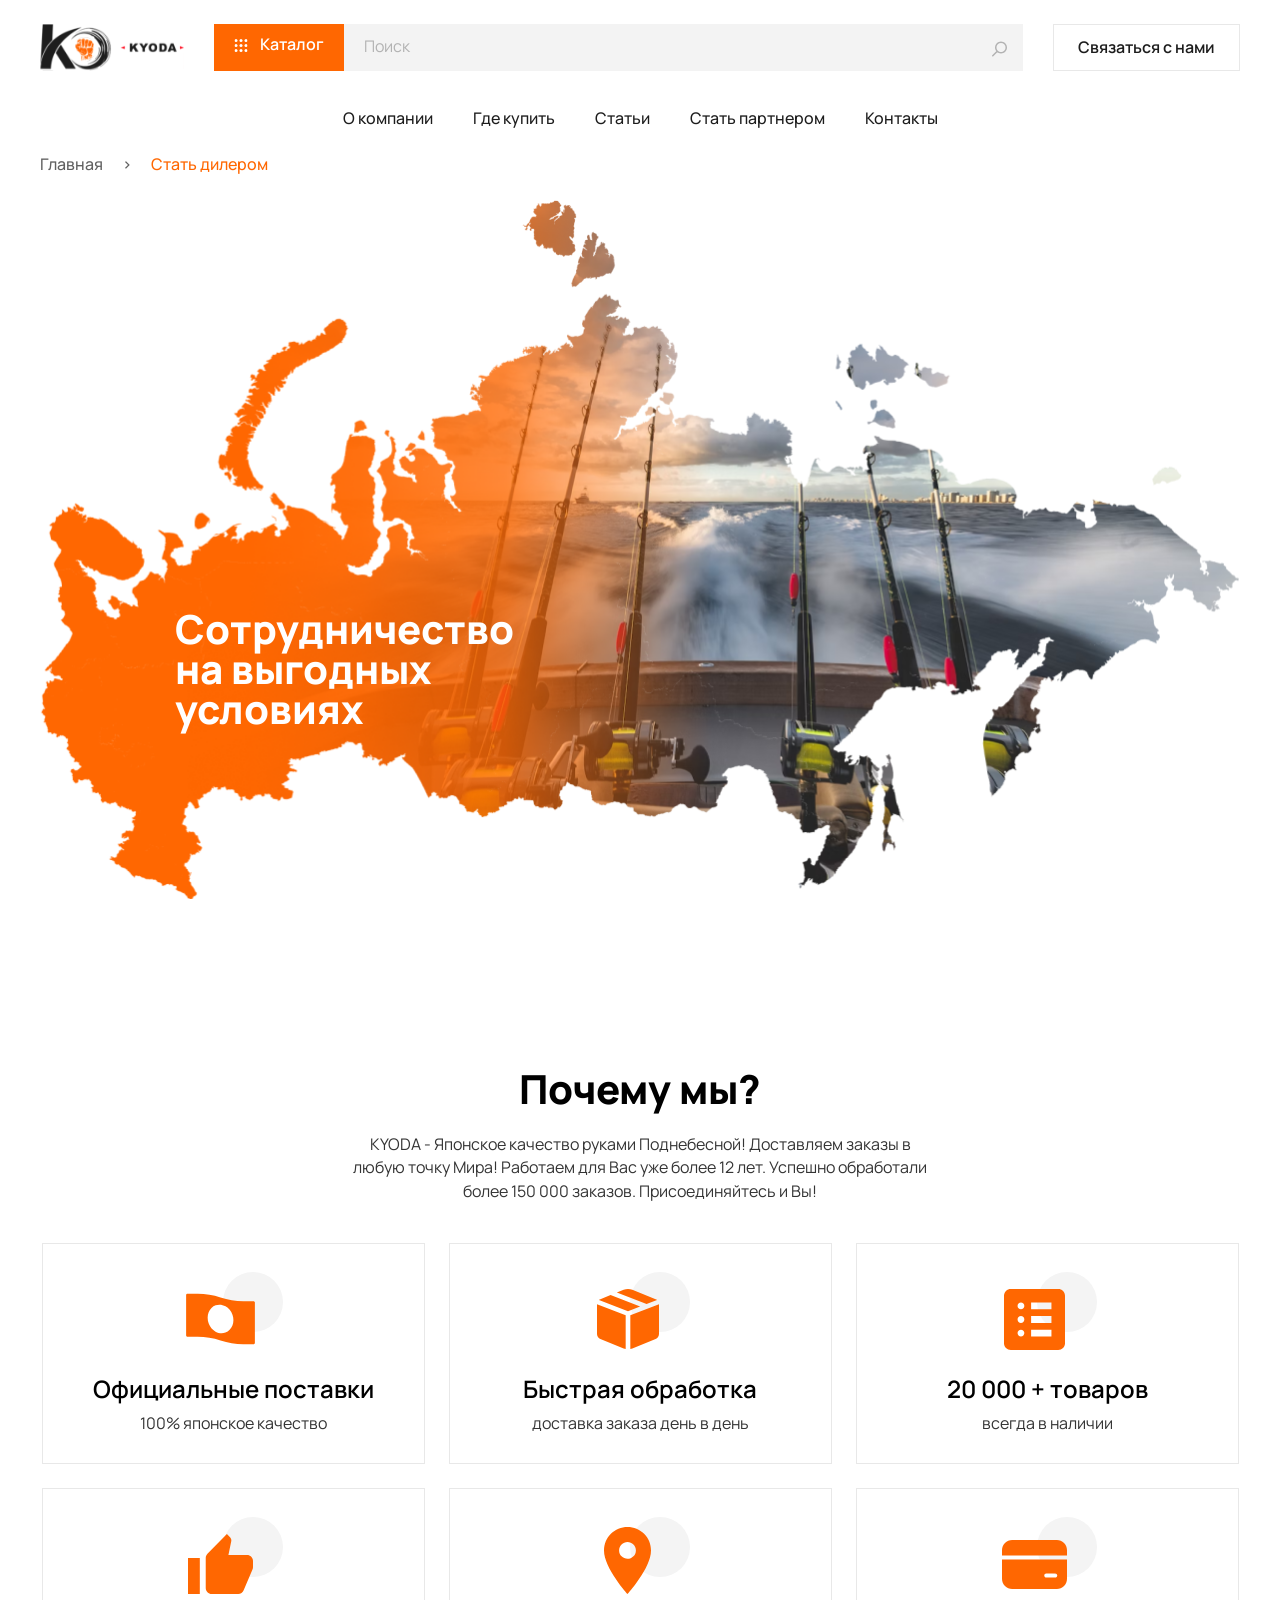
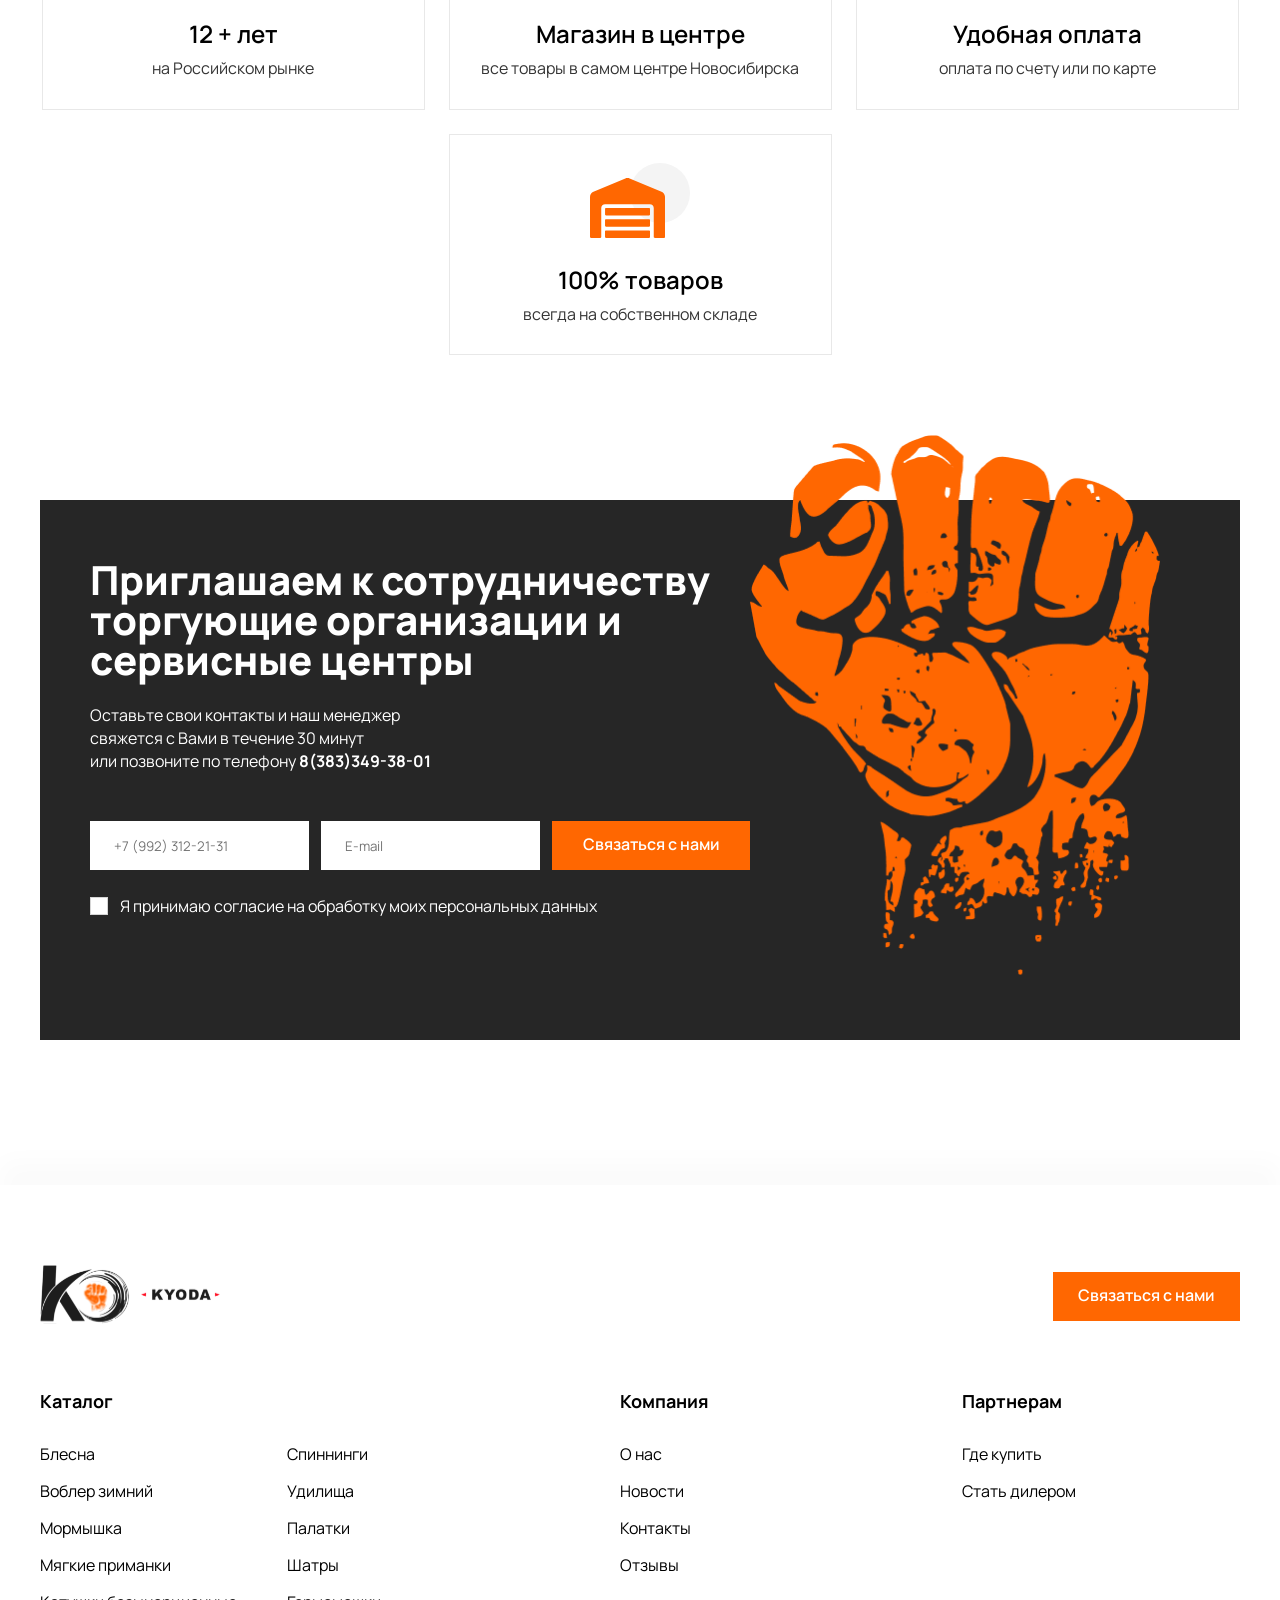
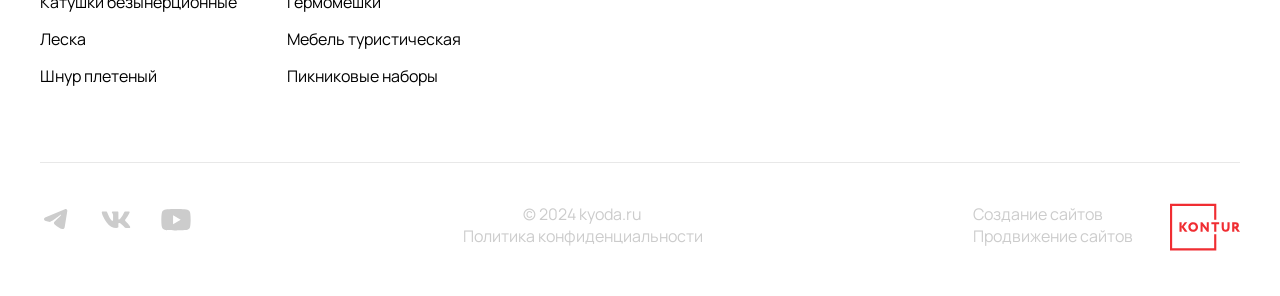
<file: partners.html>
<!DOCTYPE html>
<html lang="ru">
<head>
    <meta charset="UTF-8">
    <meta name="viewport" content="width=device-width, initial-scale=1.0">
    <title>KYODA</title>
    <link rel="stylesheet" href="https://cdn.jsdelivr.net/npm/@fancyapps/ui@5.0/dist/fancybox/fancybox.css"/>
    <link rel="stylesheet" href="https://cdn.jsdelivr.net/npm/swiper@11/swiper-bundle.min.css"/>
    <link rel="stylesheet" href="styles/style.css">    
</head>
<body>
    <div class="layout page-content">
        <header class="header">
            <div class="container">
                <div class="header-top">
                    <a href="index.html" class="logo">
                        <img class="white-logo" src="/assets/icons/logo.svg" alt="logo">
                        <img class="black-logo" src="/assets/icons/black-logo.svg" alt="logo">
                    </a>
                    <nav class="catalog-menu">
                        <ul>
                            <li class="has-menu">
                                <a href="catalog.html">
                                    <svg xmlns="http://www.w3.org/2000/svg" width="14" height="14" viewBox="0 0 14 14" fill="none">
                                        <g clip-path="url(#clip0_1_472)">
                                            <circle cx="2" cy="2.5" r="1.5" fill="white"/>
                                            <circle cx="7" cy="2.5" r="1.5" fill="white"/>
                                            <circle cx="12" cy="2.5" r="1.5" fill="white"/>
                                            <circle cx="2" cy="7.5" r="1.5" fill="white"/>
                                            <circle cx="7" cy="7.5" r="1.5" fill="white"/>
                                            <circle cx="12" cy="7.5" r="1.5" fill="white"/>
                                            <circle cx="2" cy="12.5" r="1.5" fill="white"/>
                                            <circle cx="7" cy="12.5" r="1.5" fill="white"/>
                                            <circle cx="12" cy="12.5" r="1.5" fill="white"/>
                                        </g>
                                        <defs>
                                            <clipPath id="clip0_1_472">
                                                <rect width="13" height="14" fill="white" transform="translate(0.5)"/>
                                            </clipPath>
                                        </defs>
                                    </svg>
                                    Каталог
                                </a>

                                <div class="sub-menu">
                                    <ul class="categories">
                                        <li class="sub-menu-item has-menu">
                                            <a href="products.html">
                                                <div  class="categories-item__img">
                                                    <img src="assets/imgs/voblery.png" alt="Воблеры">
                                                </div>
                                                <span class="sub-menu-ttl">Воблеры</span>
                                            </a>

                                            <div class="item-sub-menu">
                                                <h5>Воблеры</h5>
                                                <ul>
                                                    <li><a href="">Блесна</a></li>
                                                    <li><a href="">Спиннинги</a></li>
                                                    <li><a href="">Воблер зимний</a></li>
                                                    <li><a href="">Удилища</a></li>
                                                    <li><a href="">Мормышка</a></li>
                                                    <li><a href="">Палатки</a></li>
                                                    <li><a href="">Мягкие приманки</a></li>
                                                    <li><a href="">Шатры</a></li>
                                                    <li><a href="">Катушки безынерционные</a></li>
                                                    <li><a href="">Гермомешки</a></li>
                                                    <li><a href="">Леска</a></li>
                                                    <li><a href="">Мебель туристическая</a></li>
                                                    <li><a href="">Шнур плетеный</a></li>
                                                    <li><a href="">Пикниковые наборы</a></li>
                                                </ul>
                                            </div>
                                        </li>
                                        <li>
                                            <a href="products.html">
                                                <div  class="categories-item__img">
                                                    <img src="assets/imgs/blesny.png" alt="">
                                                </div>
                                                <span class="sub-menu-ttl">Блесны</span>
                                            </a>
                                        </li>
                                        <li>
                                            <a href="products.html">
                                                <div  class="categories-item__img">
                                                    <img src="assets/imgs/mormywki.png" alt="">
                                                </div>
                                                <span class="sub-menu-ttl">Мормышки</span>
                                            </a>
                                        </li>
                                        <li>
                                            <a href="products.html">
                                                <div  class="categories-item__img">
                                                    <img src="assets/imgs/katuwki.png" alt="">
                                                </div>
                                                <span class="sub-menu-ttl">Катушки</span>
                                            </a>
                                        </li>
                                        <li>
                                            <a href="products.html">
                                                <div  class="categories-item__img">
                                                    <img src="assets/imgs/leska.png" alt="">
                                                </div>
                                                <span class="sub-menu-ttl">Леска</span>
                                            </a>
                                        </li>
                                        <li>
                                            <a href="products.html">
                                                <div  class="categories-item__img">
                                                    <img src="assets/imgs/turizm.png" alt="">
                                                </div>
                                                <span class="sub-menu-ttl">Туризм</span>
                                            </a>
                                        </li>
                                    </ul>
                                </div>


                            </li>
                        </ul>
                    </nav>
                    <form class="search">
                        <input type="text" name="search" placeholder="Поиск">
                        <button type="submit">
                            <svg xmlns="http://www.w3.org/2000/svg" width="19" height="18" viewBox="0 0 19 18" fill="none">
                                <path d="M2.75 16.75L7.25 12.25M16.25 8.5C16.25 9.18944 16.1142 9.87213 15.8504 10.5091C15.5865 11.146 15.1998 11.7248 14.7123 12.2123C14.2248 12.6998 13.646 13.0865 13.0091 13.3504C12.3721 13.6142 11.6894 13.75 11 13.75C10.3106 13.75 9.62787 13.6142 8.99091 13.3504C8.35395 13.0865 7.7752 12.6998 7.28769 12.2123C6.80018 11.7248 6.41347 11.146 6.14963 10.5091C5.88579 9.87213 5.75 9.18944 5.75 8.5C5.75 7.81056 5.88579 7.12787 6.14963 6.49091C6.41347 5.85395 6.80018 5.2752 7.28769 4.78769C7.7752 4.30018 8.35395 3.91347 8.99091 3.64963C9.62787 3.3858 10.3106 3.25 11 3.25C11.6894 3.25 12.3721 3.3858 13.0091 3.64963C13.646 3.91347 14.2248 4.30018 14.7123 4.78769C15.1998 5.2752 15.5865 5.85395 15.8504 6.49091C16.1142 7.12787 16.25 7.81056 16.25 8.5Z" stroke="white" stroke-width="1.5" stroke-linecap="round" stroke-linejoin="round"/>
                            </svg>
                        </button>
                    </form>
                    <button class="header_middle-btn btn show-popup">Связаться с нами</button>
                    <div class="header-burger">
                        <svg class="open-burger" xmlns="http://www.w3.org/2000/svg" width="28" height="22" viewBox="0 0 28 22" fill="none">
                            <rect width="28" height="2" rx="1" fill="white"/>
                            <rect y="10" width="28" height="2" rx="1" fill="white"/>
                            <rect y="20" width="28" height="2" rx="1" fill="white"/>
                        </svg>
                        <svg class="close-burger" xmlns="http://www.w3.org/2000/svg" width="18" height="18" viewBox="0 0 18 18" fill="none">
                            <path d="M9 10.9162L2.29332 17.6229C2.16774 17.7477 2.01796 17.8454 1.85319 17.9101C1.68842 17.9749 1.51215 18.0052 1.33522 17.9993C1.15829 18.0052 0.982022 17.9749 0.817252 17.9101C0.652482 17.8454 0.502701 17.7477 0.377126 17.6229C0.252346 17.4973 0.154583 17.3475 0.0898524 17.1827C0.0251215 17.018 -0.00520787 16.8417 0.00073021 16.6648C-0.00504614 16.4879 0.0253578 16.3116 0.0900796 16.1469C0.154801 15.9821 0.252478 15.8323 0.377126 15.7067L7.08381 9L0.377126 2.29332C0.252346 2.16774 0.154583 2.01796 0.0898524 1.85319C0.0251215 1.68842 -0.00520787 1.51215 0.00073021 1.33522C-0.00504614 1.15831 0.0253578 0.982087 0.0900796 0.817341C0.154801 0.652594 0.252478 0.502796 0.377126 0.377125C0.502701 0.252346 0.652482 0.154583 0.817252 0.0898524C0.982022 0.0251215 1.15829 -0.00520787 1.33522 0.00073021C1.51213 -0.00504614 1.68836 0.0253578 1.8531 0.0900796C2.01785 0.154801 2.16765 0.252478 2.29332 0.377125L9 7.08381L15.7067 0.377125C15.8323 0.252346 15.982 0.154583 16.1468 0.0898524C16.3116 0.0251215 16.4878 -0.00520787 16.6648 0.00073021C16.8417 -0.00504614 17.0179 0.0253578 17.1827 0.0900796C17.3474 0.154801 17.4972 0.252478 17.6229 0.377125C17.7477 0.502701 17.8454 0.652482 17.9101 0.817251C17.9749 0.982021 18.0052 1.15829 17.9993 1.33522C18.0052 1.51215 17.9749 1.68842 17.9101 1.85319C17.8454 2.01796 17.7477 2.16774 17.6229 2.29332L10.9162 9L17.6229 15.7067C17.7476 15.8323 17.8453 15.9821 17.91 16.1469C17.9748 16.3116 18.0051 16.4879 17.9993 16.6648C18.0052 16.8417 17.9749 17.018 17.9101 17.1827C17.8454 17.3475 17.7477 17.4973 17.6229 17.6229C17.4973 17.7477 17.3475 17.8454 17.1827 17.9101C17.018 17.9749 16.8417 18.0052 16.6648 17.9993C16.4878 18.0052 16.3116 17.9749 16.1468 17.9101C15.982 17.8454 15.8323 17.7477 15.7067 17.6229L9 10.9162Z" fill="#191919"/>
                        </svg>
                    </div>
                </div>
                <div class="header-bottom">
                    <div class="mobile-catalog-btn">
                        <svg xmlns="http://www.w3.org/2000/svg" width="14" height="14" viewBox="0 0 14 14" fill="none">
                            <g clip-path="url(#clip0_1_472)">
                                <circle cx="2" cy="2.5" r="1.5" fill="white"/>
                                <circle cx="7" cy="2.5" r="1.5" fill="white"/>
                                <circle cx="12" cy="2.5" r="1.5" fill="white"/>
                                <circle cx="2" cy="7.5" r="1.5" fill="white"/>
                                <circle cx="7" cy="7.5" r="1.5" fill="white"/>
                                <circle cx="12" cy="7.5" r="1.5" fill="white"/>
                                <circle cx="2" cy="12.5" r="1.5" fill="white"/>
                                <circle cx="7" cy="12.5" r="1.5" fill="white"/>
                                <circle cx="12" cy="12.5" r="1.5" fill="white"/>
                            </g>
                            <defs>
                                <clipPath id="clip0_1_472">
                                    <rect width="13" height="14" fill="white" transform="translate(0.5)"/>
                                </clipPath>
                            </defs>
                        </svg>
                        Каталог
                    </div>
                    <nav class="menu">
                        <ul>
                            <li><a href="about.html">О компании</a></li>
                            <li><a href="places.html">Где купить</a></li>
                            <li><a href="default.html">Статьи</a></li>
                            <li><a href="partners.html">Стать партнером</a></li>
                            <li><a href="contacts.html">Контакты</a></li>
                        </ul>
                    </nav>
                    <button class="header_middle-btn btn show-popup">Связаться с нами</button>
                </div>
                <div class="mobile-sub-menu">
                    <span class="close-btn">
                        <svg xmlns="http://www.w3.org/2000/svg" width="24" height="24" viewBox="0 0 24 24" fill="none">
                            <path d="M5.29289 12.7071C4.90237 12.3166 4.90237 11.6834 5.29289 11.2929L11.6569 4.92893C12.0474 4.53841 12.6805 4.53841 13.0711 4.92893C13.4616 5.31946 13.4616 5.95262 13.0711 6.34315L7.41421 12L13.0711 17.6569C13.4616 18.0474 13.4616 18.6805 13.0711 19.0711C12.6805 19.4616 12.0474 19.4616 11.6569 19.0711L5.29289 12.7071ZM6.5 13H6V11H6.5V13Z" fill="#1D1D1D"/>
                        </svg>
                    </span>
                    <h5>Каталог</h5>
                    <ul class="categories">
                        <li class="has-menu">
                            <a href="products.html">
                                <div  class="categories-item__img">
                                    <img src="assets/imgs/voblery.png" alt="Воблеры">
                                </div>
                                <span class="sub-menu-ttl">Воблеры</span>
                            </a>
                        </li>
                        <li>
                            <a href="products.html">
                                <div  class="categories-item__img">
                                    <img src="assets/imgs/blesny.png" alt="">
                                </div>
                                <span class="sub-menu-ttl">Блесны</span>
                            </a>
                        </li>
                        <li>
                            <a href="products.html">
                                <div  class="categories-item__img">
                                    <img src="assets/imgs/mormywki.png" alt="">
                                </div>
                                <span class="sub-menu-ttl">Мормышки</span>
                            </a>
                        </li>
                        <li>
                            <a href="products.html">
                                <div  class="categories-item__img">
                                    <img src="assets/imgs/katuwki.png" alt="">
                                </div>
                                <span class="sub-menu-ttl">Катушки</span>
                            </a>
                        </li>
                        <li>
                            <a href="products.html">
                                <div  class="categories-item__img">
                                    <img src="assets/imgs/leska.png" alt="">
                                </div>
                                <span class="sub-menu-ttl">Леска</span>
                            </a>
                        </li>
                        <li>
                            <a href="products.html">
                                <div  class="categories-item__img">
                                    <img src="assets/imgs/turizm.png" alt="">
                                </div>
                                <span class="sub-menu-ttl">Туризм</span>
                            </a>
                        </li>
                    </ul>
                </div>
                <div class="mobile-item-sub-menu">
                    <span class="close-arrow">
                        <svg xmlns="http://www.w3.org/2000/svg" width="24" height="24" viewBox="0 0 24 24" fill="none">
                            <path d="M5.29289 12.7071C4.90237 12.3166 4.90237 11.6834 5.29289 11.2929L11.6569 4.92893C12.0474 4.53841 12.6805 4.53841 13.0711 4.92893C13.4616 5.31946 13.4616 5.95262 13.0711 6.34315L7.41421 12L13.0711 17.6569C13.4616 18.0474 13.4616 18.6805 13.0711 19.0711C12.6805 19.4616 12.0474 19.4616 11.6569 19.0711L5.29289 12.7071ZM6.5 13H6V11H6.5V13Z" fill="#1D1D1D"/>
                        </svg>
                    </span>
                    <h5>Воблеры</h5>
                    <ul>
                        <li><a href="products.html">Блесна</a></li>
                        <li><a href="">Спиннинги</a></li>
                        <li><a href="">Воблер зимний</a></li>
                        <li><a href="">Удилища</a></li>
                        <li><a href="">Мормышка</a></li>
                        <li><a href="">Палатки</a></li>
                        <li><a href="">Мягкие приманки</a></li>
                        <li><a href="">Шатры</a></li>
                        <li><a href="">Катушки безынерционные</a></li>
                        <li><a href="">Гермомешки</a></li>
                        <li><a href="">Леска</a></li>
                        <li><a href="">Мебель туристическая</a></li>
                        <li><a href="">Шнур плетеный</a></li>
                        <li><a href="">Пикниковые наборы</a></li>
                    </ul>
                </div>
            </div>
        </header>
        <main class="">
            <div class="container">
                <div class="breadcrumbs">
                    <a href="index.html">Главная</a>
                    <span> > </span>
                    <a href="/" class="active">Стать дилером</a>
                </div>
                <div class="partners-map">
                    <img src="assets/imgs/partners-map.png" alt="">
                    <h3>Сотрудничество на выгодных условиях</h3>
                </div>
                <section class="partners-advantages" >
                    <h3>Почему мы?</h3>
                    <p>KYODA - Японское качество руками Поднебесной! Доставляем заказы в любую точку Мира! Работаем для Вас уже более 12 лет. Успешно обработали более 150 000 заказов. Присоединяйтесь и Вы!</p>
                    <div class="partners-advantages-items">
                        <div class="partners-advantages-item">
                            <div class="item-img">
                                <svg xmlns="http://www.w3.org/2000/svg" width="75" height="75" viewBox="0 0 75 75" fill="none">
                                    <path d="M70.3125 19.1406H60.4375C52.6412 19.1612 44.8937 17.9104 37.5 15.4375C30.1333 12.9622 22.412 11.7061 14.6406 11.7187H4.6875C3.78125 11.7187 3.125 12.2656 3.125 12.9531V53.5781C3.1828 53.9425 3.37563 54.2718 3.66514 54.5005C3.95464 54.7292 4.31962 54.8406 4.6875 54.8125H14.6406C22.4113 54.8082 30.1313 56.0641 37.5 58.5312C44.8759 61.0126 52.6085 62.2688 60.3906 62.25H70.3125C70.6811 62.2818 71.0481 62.1719 71.3384 61.9425C71.6288 61.7131 71.8207 61.3816 71.875 61.0156V20.3125C71.8035 19.9596 71.6048 19.6452 71.3168 19.4292C71.0287 19.2131 70.6713 19.1104 70.3125 19.1406Z" fill="#FF6701"/>
                                    <path d="M25.6157 41.2532C26.9086 44.8662 29.4056 47.8815 32.5574 49.6356C35.7092 51.3898 39.2576 51.7391 42.4219 50.6067C45.5863 49.4744 48.1075 46.9531 49.4308 43.5976C50.7541 40.2421 50.7711 36.3272 49.4782 32.7141C48.838 30.9251 47.8955 29.264 46.7044 27.8258C45.5134 26.3875 44.0971 25.2002 42.5365 24.3316C39.3847 22.5775 35.8363 22.2282 32.672 23.3605C29.5076 24.4929 26.9865 27.0142 25.6632 30.3697C24.3399 33.7252 24.3228 37.6401 25.6157 41.2532Z" fill="white"/>
                                </svg>
                            </div>
                            <h5>Официальные поставки</h5>
                            <p>100% японское качество</p>
                        </div>
                        <div class="partners-advantages-item">
                            <div class="item-img">
                                <svg xmlns="http://www.w3.org/2000/svg" width="75" height="75" viewBox="0 0 75 75" fill="none">
                                    <path d="M42.3679 7.84759C39.5667 6.71747 36.4333 6.71747 33.6321 7.84759L26.8431 10.5868L56.5783 22.0928L67.0377 18.0734C66.6076 17.7214 66.1269 17.4355 65.6117 17.2251L42.3679 7.84759ZM69 22.2779L40.325 33.3026V66.9969C41.0194 66.8571 41.7004 66.6525 42.3679 66.3831L65.6117 57.0055C66.6129 56.602 67.4702 55.9102 68.0739 55.0188C68.6775 54.1274 69 53.077 69 52.0021V22.2779ZM35.675 66.9969V33.3026L7 22.2779V52.0052C7.00061 53.0796 7.32337 54.1293 7.92698 55.0201C8.53059 55.9109 9.38759 56.6022 10.3883 57.0055L33.6321 66.3831C34.2996 66.6504 34.9806 66.853 35.675 66.9969ZM8.9623 18.0734L38 29.237L50.1427 24.5667L20.5594 13.1224L10.3883 17.2251C9.85923 17.439 9.3839 17.7217 8.9623 18.0734Z" fill="#FF6701"/>
                                </svg>
                            </div>
                            <h5>Быстрая обработка</h5>
                            <p>доставка заказа день в день</p>
                        </div>
                        <div class="partners-advantages-item">
                            <div class="item-img">
                                <svg xmlns="http://www.w3.org/2000/svg" width="75" height="75" viewBox="0 0 75 75" fill="none">
                                    <path d="M23.9444 54.4444C24.9046 54.4444 25.7101 54.1191 26.3607 53.4684C27.0114 52.8178 27.3356 52.0135 27.3333 51.0556C27.3311 50.0976 27.0057 49.2933 26.3573 48.6427C25.7089 47.992 24.9046 47.6667 23.9444 47.6667C22.9843 47.6667 22.18 47.992 21.5316 48.6427C20.8831 49.2933 20.5578 50.0976 20.5556 51.0556C20.5533 52.0135 20.8786 52.8189 21.5316 53.4718C22.1845 54.1248 22.9888 54.449 23.9444 54.4444ZM23.9444 40.8889C24.9046 40.8889 25.7101 40.5636 26.3607 39.9129C27.0114 39.2622 27.3356 38.4579 27.3333 37.5C27.3311 36.5421 27.0057 35.7378 26.3573 35.0871C25.7089 34.4364 24.9046 34.1111 23.9444 34.1111C22.9843 34.1111 22.18 34.4364 21.5316 35.0871C20.8831 35.7378 20.5578 36.5421 20.5556 37.5C20.5533 38.4579 20.8786 39.2634 21.5316 39.9163C22.1845 40.5692 22.9888 40.8934 23.9444 40.8889ZM23.9444 27.3333C24.9046 27.3333 25.7101 27.008 26.3607 26.3573C27.0114 25.7067 27.3356 24.9024 27.3333 23.9444C27.3311 22.9865 27.0057 22.1822 26.3573 21.5316C25.7089 20.8809 24.9046 20.5556 23.9444 20.5556C22.9843 20.5556 22.18 20.8809 21.5316 21.5316C20.8831 22.1822 20.5578 22.9865 20.5556 23.9444C20.5533 24.9024 20.8786 25.7078 21.5316 26.3607C22.1845 27.0136 22.9888 27.3379 23.9444 27.3333ZM34.1111 54.4444H54.4444V47.6667H34.1111V54.4444ZM34.1111 40.8889H54.4444V34.1111H34.1111V40.8889ZM34.1111 27.3333H54.4444V20.5556H34.1111V27.3333ZM13.7778 68C11.9139 68 10.3189 67.3369 8.99267 66.0107C7.66648 64.6845 7.00226 63.0884 7 61.2222V13.7778C7 11.9139 7.66422 10.3189 8.99267 8.99267C10.3211 7.66648 11.9161 7.00226 13.7778 7H61.2222C63.0861 7 64.6823 7.66422 66.0107 8.99267C67.3392 10.3211 68.0023 11.9161 68 13.7778V61.2222C68 63.0861 67.3369 64.6823 66.0107 66.0107C64.6845 67.3392 63.0884 68.0023 61.2222 68H13.7778Z" fill="#FF6701"/>
                                </svg>
                            </div>
                            <h5>20 000 + товаров</h5>
                            <p>всегда в наличии</p>
                        </div>
                        <div class="partners-advantages-item">
                            <div class="item-img"> 
                                <svg xmlns="http://www.w3.org/2000/svg" width="75" height="75" viewBox="0 0 75 75" fill="none">
                                    <path d="M70 34C70 32.4087 69.3774 30.8826 68.2693 29.7574C67.1611 28.6321 65.6581 28 64.0909 28H45.4182L48.2545 14.29C48.3136 13.99 48.3432 13.66 48.3432 13.33C48.3432 12.1 47.8409 10.96 47.0432 10.15L43.9114 7L24.4705 26.74C23.3773 27.85 22.7273 29.35 22.7273 31V61C22.7273 62.5913 23.3498 64.1174 24.458 65.2426C25.5662 66.3679 27.0692 67 28.6364 67H55.2273C57.6795 67 59.7773 65.5 60.6636 63.34L69.5864 42.19C69.8523 41.5 70 40.78 70 40V34ZM5 67H16.8182V31H5V67Z" fill="#FF6701"/>
                                </svg>
                            </div>
                            <h5>12 + лет</h5>
                            <p>на Российском рынке</p>
                        </div>
                        <div class="partners-advantages-item">
                            <div class="item-img">
                                <svg xmlns="http://www.w3.org/2000/svg" width="75" height="75" viewBox="0 0 75 75" fill="none">
                                    <path d="M37.5 31.825C35.2741 31.825 33.1393 30.9426 31.5654 29.372C29.9914 27.8014 29.1071 25.6712 29.1071 23.45C29.1071 21.2288 29.9914 19.0986 31.5654 17.528C33.1393 15.9574 35.2741 15.075 37.5 15.075C39.7259 15.075 41.8607 15.9574 43.4346 17.528C45.0086 19.0986 45.8929 21.2288 45.8929 23.45C45.8929 24.5498 45.6758 25.6389 45.254 26.655C44.8322 27.6711 44.214 28.5943 43.4346 29.372C42.6553 30.1497 41.7301 30.7666 40.7118 31.1875C39.6935 31.6084 38.6022 31.825 37.5 31.825ZM37.5 0C31.2674 0 25.2901 2.47062 20.883 6.86835C16.4759 11.2661 14 17.2307 14 23.45C14 41.0375 37.5 67 37.5 67C37.5 67 61 41.0375 61 23.45C61 17.2307 58.5241 11.2661 54.117 6.86835C49.7099 2.47062 43.7326 0 37.5 0Z" fill="#FF6701"/>
                                </svg>
                            </div>
                            <h5>Магазин в центре</h5>
                            <p>все товары в самом центре Новосибирска</p>
                        </div>
                        <div class="partners-advantages-item">
                            <div class="item-img">
                                <svg xmlns="http://www.w3.org/2000/svg" width="75" height="75" viewBox="0 0 75 75" fill="none">
                                    <path d="M15.1562 13C12.4626 13 9.87936 14.0755 7.9747 15.99C6.07003 17.9044 5 20.5009 5 23.2083V28.5167H70V23.2083C70 20.5009 68.93 17.9044 67.0253 15.99C65.1206 14.0755 62.5374 13 59.8438 13H15.1562ZM5 51.7917V32.6H70V51.7917C70 54.4991 68.93 57.0956 67.0253 59.01C65.1206 60.9245 62.5374 62 59.8438 62H15.1562C12.4626 62 9.87936 60.9245 7.9747 59.01C6.07003 57.0956 5 54.4991 5 51.7917ZM49.2812 46.4833C48.7425 46.4833 48.2259 46.6984 47.8449 47.0813C47.464 47.4642 47.25 47.9835 47.25 48.525C47.25 49.0665 47.464 49.5858 47.8449 49.9687C48.2259 50.3516 48.7425 50.5667 49.2812 50.5667H58.2188C58.7575 50.5667 59.2741 50.3516 59.6551 49.9687C60.036 49.5858 60.25 49.0665 60.25 48.525C60.25 47.9835 60.036 47.4642 59.6551 47.0813C59.2741 46.6984 58.7575 46.4833 58.2188 46.4833H49.2812Z" fill="#FF6701"/>
                                </svg>
                            </div>
                            <h5>Удобная оплата</h5>
                            <p>оплата по счету или по карте</p>
                        </div>
                        <div class="partners-advantages-item">
                            <div class="item-img">
                                <svg xmlns="http://www.w3.org/2000/svg" width="75" height="75" viewBox="0 0 75 75" fill="none">
                                    <g clip-path="url(#clip0_1_1849)">
                                    <path d="M59.0654 46.2491H15.9852C15.4695 46.2491 15.0476 46.671 15.0476 47.1866L15.0359 52.8119C15.0359 53.3276 15.4578 53.7495 15.9734 53.7495H59.0654C59.581 53.7495 60.0029 53.3276 60.0029 52.8119V47.1866C60.0029 46.671 59.581 46.2491 59.0654 46.2491ZM59.0654 57.4996H15.95C15.4343 57.4996 15.0124 57.9215 15.0124 58.4372L15.0007 64.0625C15.0007 64.5781 15.4226 65 15.9383 65H59.0654C59.581 65 60.0029 64.5781 60.0029 64.0625V58.4372C60.0029 57.9215 59.581 57.4996 59.0654 57.4996ZM59.0654 34.9985H16.0086C15.4929 34.9985 15.071 35.4204 15.071 35.9361L15.0593 41.5614C15.0593 42.077 15.4812 42.4989 15.9969 42.4989H59.0654C59.581 42.4989 60.0029 42.077 60.0029 41.5614V35.9361C60.0029 35.4204 59.581 34.9985 59.0654 34.9985ZM71.5464 18.7087L39.6582 5.43069C38.9728 5.14636 38.238 5 37.496 5C36.7539 5 36.0192 5.14636 35.3337 5.43069L3.4572 18.7087C1.37116 19.5876 0 21.6268 0 23.9003V64.0625C0 64.5781 0.421896 65 0.937546 65H10.313C10.8287 65 11.2505 64.5781 11.2505 64.0625V34.9985C11.2505 32.9359 12.9616 31.2484 15.071 31.2484H59.9326C62.0421 31.2484 63.7531 32.9359 63.7531 34.9985V64.0625C63.7531 64.5781 64.175 65 64.6906 65H74.0661C74.5817 65 75.0036 64.5781 75.0036 64.0625V23.9003C75.0036 21.6268 73.6325 19.5876 71.5464 18.7087Z" fill="#FF6701"/>
                                    </g>
                                    <defs>
                                    <clipPath id="clip0_1_1849">
                                    <rect width="75" height="75" fill="white"/>
                                    </clipPath>
                                    </defs>
                                </svg>
                            </div>
                            <h5>100% товаров</h5>
                            <p>всегда на собственном складе</p>
                        </div>
                    </div>
                </section>
                <section class="feedback">
                    <div class="feedback-content">
                        <h3>Приглашаем к сотрудничеству торгующие организации и сервисные центры</h3>
                        <p>Оставьте свои контакты и наш менеджер свяжется с Вами в течение 30 минут <br> или позвоните по телефону <b>8(383)349-38-01</b></p>
                        <form>
                            <div class="form-inputs">
                                <input type="tel" placeholder="+7 (992) 312-21-31">
                                <input type="email" placeholder="E-mail">
                                <button class="btn">Связаться с нами</button>
                            </div>
                            <div class="form-checkbox">
                                <div class="checkbox">
                                    <input type="checkbox" name="checkbox" id="checkbox">
                                    <label for="checkbox">
                                        <svg xmlns="http://www.w3.org/2000/svg" width="12" height="10" viewBox="0 0 12 10" fill="none">
                                            <path d="M11.99 1.50008L10.58 0.0800781L3.98999 6.67008L1.40999 4.10008L-0.0100098 5.51008L3.98999 9.50008L11.99 1.50008Z" fill="#FF6701"/>
                                        </svg>
                                    </label>
                                </div>
                               <span> Я принимаю согласие на обработку моих <a href="">персональных данных</a></span>
                            </div>
                        </form>
                    </div>
                    <div class="feedback-img">
                        <img src="assets/imgs/кулак.png" alt="">
                    </div>
                </section>
            </div>
        </main>
        <footer class="footer">
            <div class="footer__container container">
                <div class="footer-content">
                    <div class="footer-content_top">
                        <div class="footer-logo">
                            <a href="index.html">
                                <img src="/assets/icons/black-logo.svg" alt="Kyoda">
                            </a>
                        </div>
                        <button class="btn show-popup">Связаться с нами</button>
                    </div>
                    <div class="footer-content_middle">
                        <div class="footer-catalog">
                            <nav class="footer-accordion-item">
                                <a href="catalog.html" class="footer-accordion-header">
                                    <h5 >
                                        Каталог
                                        <svg xmlns="http://www.w3.org/2000/svg" width="18" height="18" viewBox="0 0 18 18" fill="none">
                                            <path d="M9.70711 12.7071C9.31658 13.0976 8.68342 13.0976 8.29289 12.7071L1.92893 6.34315C1.53841 5.95262 1.53841 5.31946 1.92893 4.92893C2.31946 4.53841 2.95262 4.53841 3.34315 4.92893L9 10.5858L14.6569 4.92893C15.0474 4.53841 15.6805 4.53841 16.0711 4.92893C16.4616 5.31946 16.4616 5.95262 16.0711 6.34315L9.70711 12.7071ZM10 11.5V12H8V11.5H10Z" fill="#1D1D1D"/>
                                        </svg>
                                    </h5>
                                </a>
                                <ul class="footer-catalog-menu footer-accordion-content">
                                    <li>
                                        <a href="#">Блесна</a>
                                    </li>
                                    <li>
                                        <a href="#">Спиннинги</a>
                                    </li>
                                    <li><a href="#">Воблер зимний</a></li>
                                    <li><a href="#">Удилища</a></li>
                                    <li><a href="#">Мормышка</a></li>
                                    <li><a href="#">Палатки</a></li>
                                    <li><a href="#">Мягкие приманки</a></li>
                                    <li><a href="#">Шатры</a></li>
                                    <li><a href="#">Катушки безынерционные</a></li>
                                    <li><a href="#">Гермомешки</a></li>
                                    <li><a href="#">Леска</a></li>
                                    <li><a href="#">Мебель туристическая</a></li>
                                    <li><a href="#">Шнур плетеный</a></li>
                                    <li><a href="#">Пикниковые наборы</a></li>
                                </ul>
                            </nav>
                        </div>
                        <div class="footer-menu">
                            <nav class="footer-accordion-item">
                                <h5 class="footer-accordion-header">
                                    Компания
                                    <svg xmlns="http://www.w3.org/2000/svg" width="18" height="18" viewBox="0 0 18 18" fill="none">
                                        <path d="M9.70711 12.7071C9.31658 13.0976 8.68342 13.0976 8.29289 12.7071L1.92893 6.34315C1.53841 5.95262 1.53841 5.31946 1.92893 4.92893C2.31946 4.53841 2.95262 4.53841 3.34315 4.92893L9 10.5858L14.6569 4.92893C15.0474 4.53841 15.6805 4.53841 16.0711 4.92893C16.4616 5.31946 16.4616 5.95262 16.0711 6.34315L9.70711 12.7071ZM10 11.5V12H8V11.5H10Z" fill="#1D1D1D"/>
                                    </svg>
                                </h5>
                                <ul class="footer-accordion-content">
                                    <li><a href="about.html">О нас</a></li>
                                    <li><a href="news.html">Новости</a></li>
                                    <li><a href="contacts.html">Контакты</a></li>
                                    <li><a href="reviews.html">Отзывы</a></li>
                                </ul>
                            </nav>
                            <nav class="footer-accordion-item">
                                <h5 class="footer-accordion-header">
                                    Партнерам
                                    <svg xmlns="http://www.w3.org/2000/svg" width="18" height="18" viewBox="0 0 18 18" fill="none">
                                        <path d="M9.70711 12.7071C9.31658 13.0976 8.68342 13.0976 8.29289 12.7071L1.92893 6.34315C1.53841 5.95262 1.53841 5.31946 1.92893 4.92893C2.31946 4.53841 2.95262 4.53841 3.34315 4.92893L9 10.5858L14.6569 4.92893C15.0474 4.53841 15.6805 4.53841 16.0711 4.92893C16.4616 5.31946 16.4616 5.95262 16.0711 6.34315L9.70711 12.7071ZM10 11.5V12H8V11.5H10Z" fill="#1D1D1D"/>
                                    </svg>
                                </h5>
                                <ul class="footer-accordion-content">
                                    <li><a href="places.html">Где купить</a></li>
                                    <li><a href="partners.html">Стать дилером</a></li>
                                </ul>
                            </nav>
                        </div>
                    </div>
                    <div class="footer-content_bottom">
                        <div class="footer-left">
                            <div class="footer-messengers">
                                <a href="https://web.telegram.org/">
                                    <svg xmlns="http://www.w3.org/2000/svg" width="32" height="33" viewBox="0 0 32 33" fill="none">
                                        <path fill-rule="evenodd" clip-rule="evenodd" d="M24.9162 6.22008C25.2031 6.09893 25.5171 6.05714 25.8256 6.09907C26.134 6.141 26.4256 6.26512 26.67 6.4585C26.9145 6.65188 27.1028 6.90746 27.2153 7.19863C27.3279 7.4898 27.3606 7.80592 27.3101 8.11408L24.6771 24.1386C24.4217 25.6843 22.7314 26.5707 21.3185 25.8008C20.1367 25.1566 18.3814 24.1642 16.8025 23.1287C16.013 22.6103 13.5948 20.9504 13.892 19.7693C14.1474 18.7594 18.2107 14.9644 20.5326 12.7081C21.4439 11.8217 21.0283 11.3104 19.9521 12.1257C17.2796 14.1502 12.9888 17.2288 11.5702 18.0955C10.3187 18.8596 9.66623 18.99 8.88608 18.8596C7.46278 18.622 6.1428 18.2539 5.06545 17.8054C3.60964 17.1997 3.68046 15.1916 5.06429 14.6068L24.9162 6.22008Z" fill="#CCCCCC"/>
                                    </svg>
                                </a>
                                <a href="https://vk.com/">
                                    <svg xmlns="http://www.w3.org/2000/svg" width="32" height="33" viewBox="0 0 32 33" fill="none">
                                        <path d="M25.3806 17.9678C24.9209 17.387 25.0524 17.1286 25.3806 16.6095C25.3866 16.6036 29.1827 11.358 29.5739 9.57906L29.5762 9.57787C29.7706 8.92957 29.5762 8.45312 28.6364 8.45312H25.5265C24.7347 8.45312 24.3697 8.86202 24.1741 9.3195C24.1741 9.3195 22.5907 13.1098 20.3507 15.5666C19.6278 16.2765 19.2936 16.5041 18.8989 16.5041C18.7045 16.5041 18.4024 16.2765 18.4024 15.6283V9.57787C18.4024 8.80039 18.1806 8.45312 17.5253 8.45312H12.6352C12.1386 8.45312 11.8435 8.8158 11.8435 9.15357C11.8435 9.89076 12.9635 10.0602 13.0796 12.1343V16.6345C13.0796 17.6205 12.9006 17.8019 12.5036 17.8019C11.4465 17.8019 8.88052 13.9963 7.35994 9.64069C7.05297 8.79565 6.75312 8.45431 5.95549 8.45431H2.84438C1.95667 8.45431 1.77771 8.86321 1.77771 9.32069C1.77771 10.129 2.8349 14.1479 6.69386 19.4575C9.26571 23.0819 12.8876 25.0458 16.1825 25.0458C18.1629 25.0458 18.4046 24.6095 18.4046 23.8594C18.4046 20.3963 18.2257 20.0691 19.2177 20.0691C19.6776 20.0691 20.4693 20.2967 22.3181 22.0449C24.4314 24.1178 24.7786 25.0458 25.9614 25.0458H29.0714C29.9579 25.0458 30.407 24.6095 30.1486 23.7491C29.5572 21.9394 25.5609 18.2166 25.3806 17.9678Z" fill="#CCCCCC"/>
                                    </svg>
                                </a>
                                <a href="https://www.youtube.com/">
                                    <svg xmlns="http://www.w3.org/2000/svg" width="32" height="33" viewBox="0 0 32 33" fill="none">
                                        <path d="M30.0623 9.42141C29.7243 8.11609 28.7335 7.08712 27.477 6.73564C25.1816 6.08325 15.9996 6.08325 15.9996 6.08325C15.9996 6.08325 6.81814 6.08325 4.52271 6.7109C3.29039 7.06201 2.27543 8.11628 1.93741 9.42141C1.33334 11.8055 1.33334 16.7499 1.33334 16.7499C1.33334 16.7499 1.33334 21.7192 1.93741 24.0784C2.2758 25.3836 3.26623 26.4125 4.52288 26.764C6.8423 27.4166 16 27.4166 16 27.4166C16 27.4166 25.1816 27.4166 27.477 26.789C28.7336 26.4377 29.7243 25.4087 30.0627 24.1036C30.6666 21.7192 30.6666 16.775 30.6666 16.775C30.6666 16.775 30.6908 11.8055 30.0623 9.42141ZM13.0763 21.3177V12.1821L20.7116 16.7499L13.0763 21.3177Z" fill="#CCCCCC"/>
                                    </svg>
                                </a>
                            </div>
                        </div>
                        <div class="footer-middle">
                            <div class="footer-copyright">
                                © 2024 kyoda.ru
                            </div>
                            <div class="footer-privacy">
                                <a href="">
                                    Политика конфиденциальности
                                </a>
                            </div>

                        </div>
                        <div class="footer-right">
                            <div class="footer-contur">
                                <div class="footer-contur__left">
                                    <a href="https://kontur-lite.ru/" class="contur-link">
                                        Создание сайтов
                                    </a>
                                    <a href="http://kontur-promo.ru/prodvizhenie-sajjtov" class="contur-link">
                                        Продвижение сайтов
                                    </a>
                                </div>
                                <div class="footer-contur__right">
                                    <svg xmlns="http://www.w3.org/2000/svg" width="70" height="48" viewBox="0 0 70 48" fill="none">
                                        <path d="M46.3062 47.4167H0V0.75H46.3062V16.7176H44.1596V2.91331H2.1466V45.2532H44.1596V31.3459H46.3062V47.4167Z" fill="#F02D32"/>
                                        <path d="M9.46094 19.2903H11.6115V23.4221L14.6899 19.2903H17.2708L13.7355 23.666L17.553 28.7732H14.8244L11.6115 24.2621V28.7732H9.46094V19.2903Z" fill="#F02D32"/>
                                        <path d="M23.1626 26.8182C24.8973 26.8182 25.7971 25.5829 25.7971 24.0318C25.7971 22.3494 24.6364 21.2454 23.1626 21.2454C21.6496 21.2454 20.5281 22.3494 20.5281 24.0318C20.5281 25.6091 21.7019 26.8182 23.1626 26.8182ZM23.1626 19.2739C25.9404 19.2739 28.0143 21.1008 28.0143 24.0318C28.0143 26.8182 25.9404 28.7899 23.1626 28.7899C20.3848 28.7899 18.3109 26.9628 18.3109 24.0318C18.3109 21.3637 20.2542 19.2739 23.1626 19.2739Z" fill="#F02D32"/>
                                        <path d="M37.0606 28.7733L32.598 23.0834V28.7733H30.5815V19.293H32.302L36.765 25.0073L36.7621 19.2933H38.7783L38.7812 28.7733H37.0606Z" fill="#F02D32"/>
                                        <path d="M41.3698 19.2903H49.1661V21.3224H46.3432V28.7732H44.1924V21.3224H41.3698V19.2903Z" fill="#F02D32"/>
                                        <path d="M59.601 24.6941C59.601 27.5933 57.7729 28.7719 55.7567 28.7719C53.3371 28.7719 51.6567 27.3763 51.6567 24.5995V19.2942H53.8075V24.1388C53.8075 25.6154 54.2511 26.7398 55.7567 26.7398C57.0605 26.7398 57.4504 25.7781 57.4504 24.2606V19.2942H59.601V24.6941Z" fill="#F02D32"/>
                                        <path d="M64.3363 21.3535V23.453H65.1158C65.9359 23.453 66.581 23.1552 66.581 22.3559C66.581 21.8276 66.3137 21.3513 65.2786 21.3513C64.9561 21.3513 64.78 21.3399 64.3363 21.3535ZM62.1855 28.7719V19.2942C62.7098 19.2942 65.1158 19.2942 65.3848 19.2942C67.9522 19.2942 68.8662 20.5814 68.8662 22.3289C68.8662 24.0899 67.791 24.8078 67.2801 25.0653L69.9999 28.7719H67.392L65.1293 25.4852H64.3363V28.7719H62.1855Z" fill="#F02D32"/>
                                    </svg>
                                </div>
                            </div>
                        </div>
                    </div>
                </div>
            </div>
        </footer>
        <div class="popup">
            <form>
                <b class="close-form">+</b>
                <h4>Связаться с нами</h4>
                <p>Оставьте свои контакты и наш менеджер свяжется с Вами в течение 30 минут или позвоните по телефону <b>8(383)349-38-01</b></p>
                <input type="tel" placeholder="+7 (992) 312-21-31" required>
                <input type="email" placeholder="E-mail" required>

                <div class="form-checkbox">
                    <div class="checkbox">
                        <input type="checkbox" name="checkbox" id="checkbox1">
                        <label for="checkbox1">
                            <svg xmlns="http://www.w3.org/2000/svg" width="12" height="10" viewBox="0 0 12 10" fill="none">
                                <path d="M11.99 1.50008L10.58 0.0800781L3.98999 6.67008L1.40999 4.10008L-0.0100098 5.51008L3.98999 9.50008L11.99 1.50008Z" fill="#FF6701"/>
                            </svg>
                        </label>
                    </div>
                    <span>Я принимаю согласие на обработку моих <a href="">персональных данных</a></span>
                </div>
                <button class="btn">Связаться с нами</button>
            </form>
        </div>
    </div>

    <script src="https://cdn.jsdelivr.net/npm/@fancyapps/ui@5.0/dist/fancybox/fancybox.umd.js"></script>
    <script src="https://cdn.jsdelivr.net/npm/swiper@11/swiper-bundle.min.js"></script>
    <script src="script.js"></script>
</body>
</html>
</file>
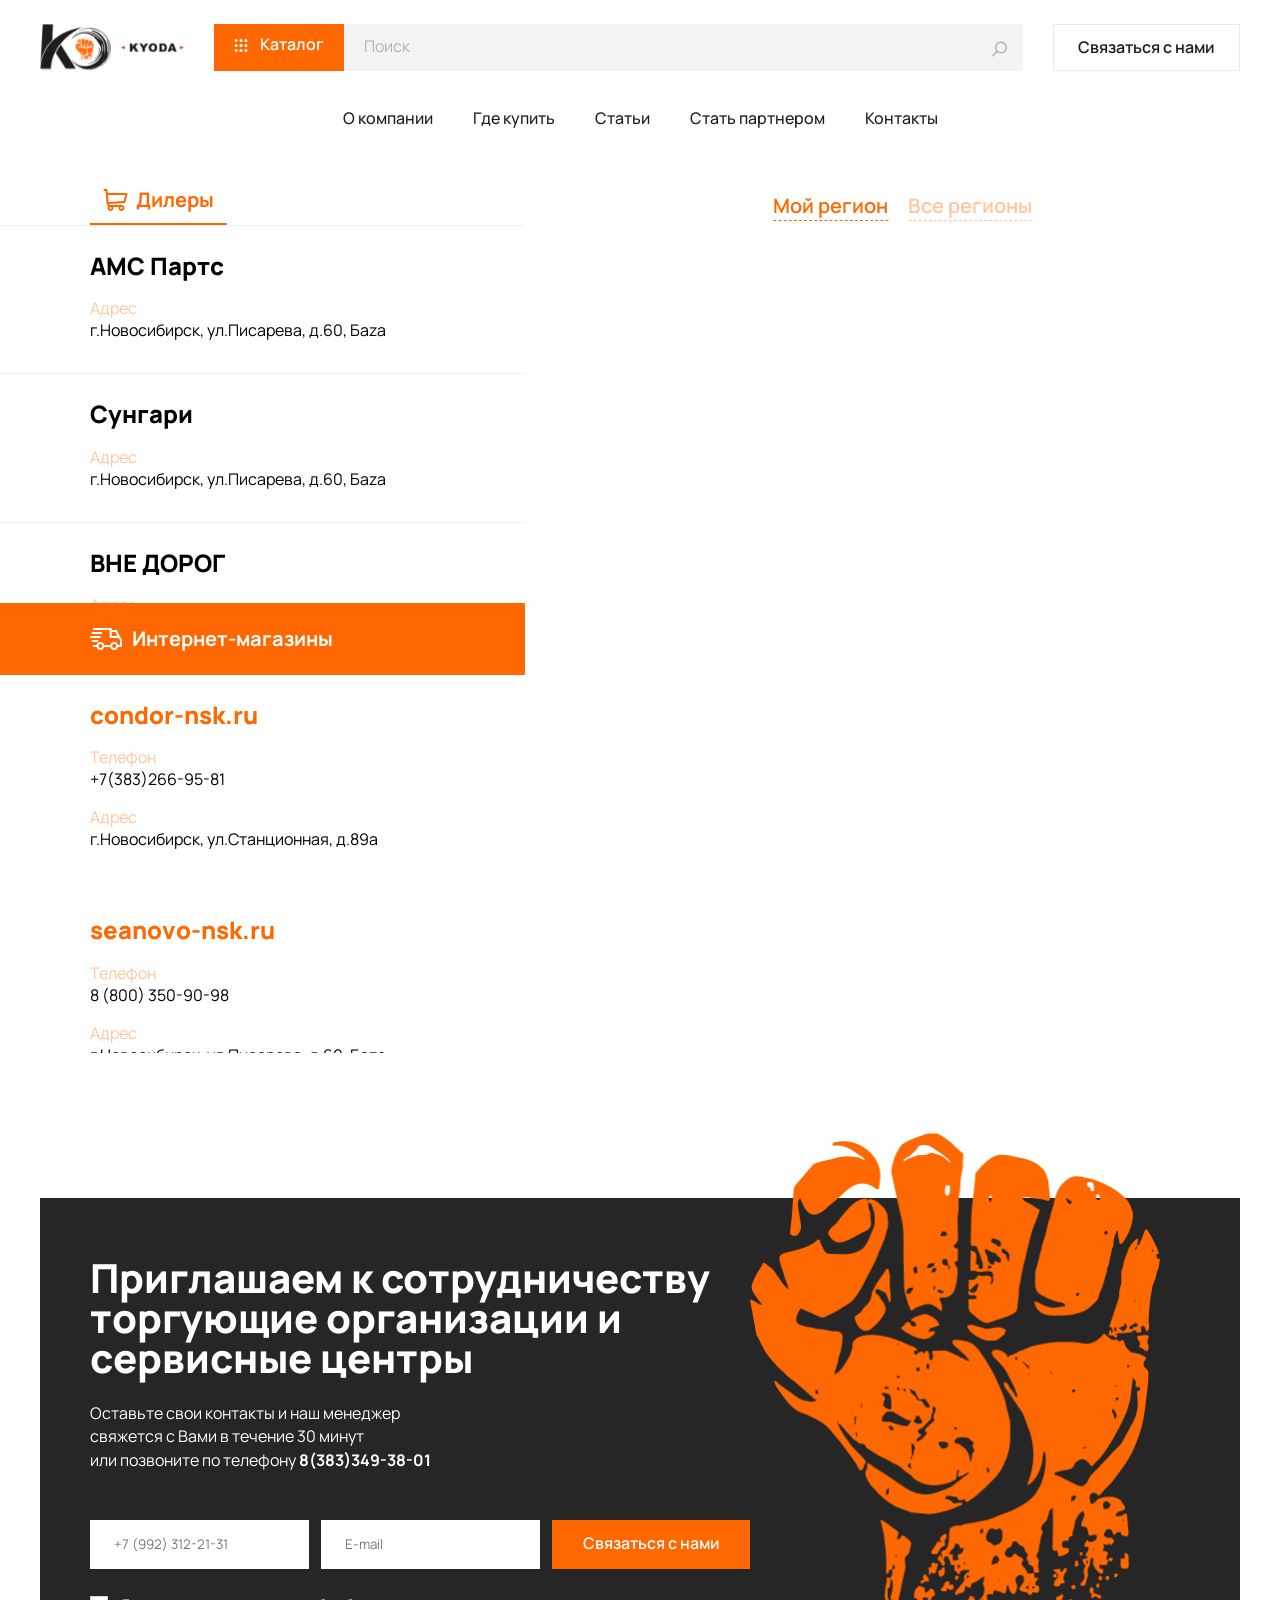
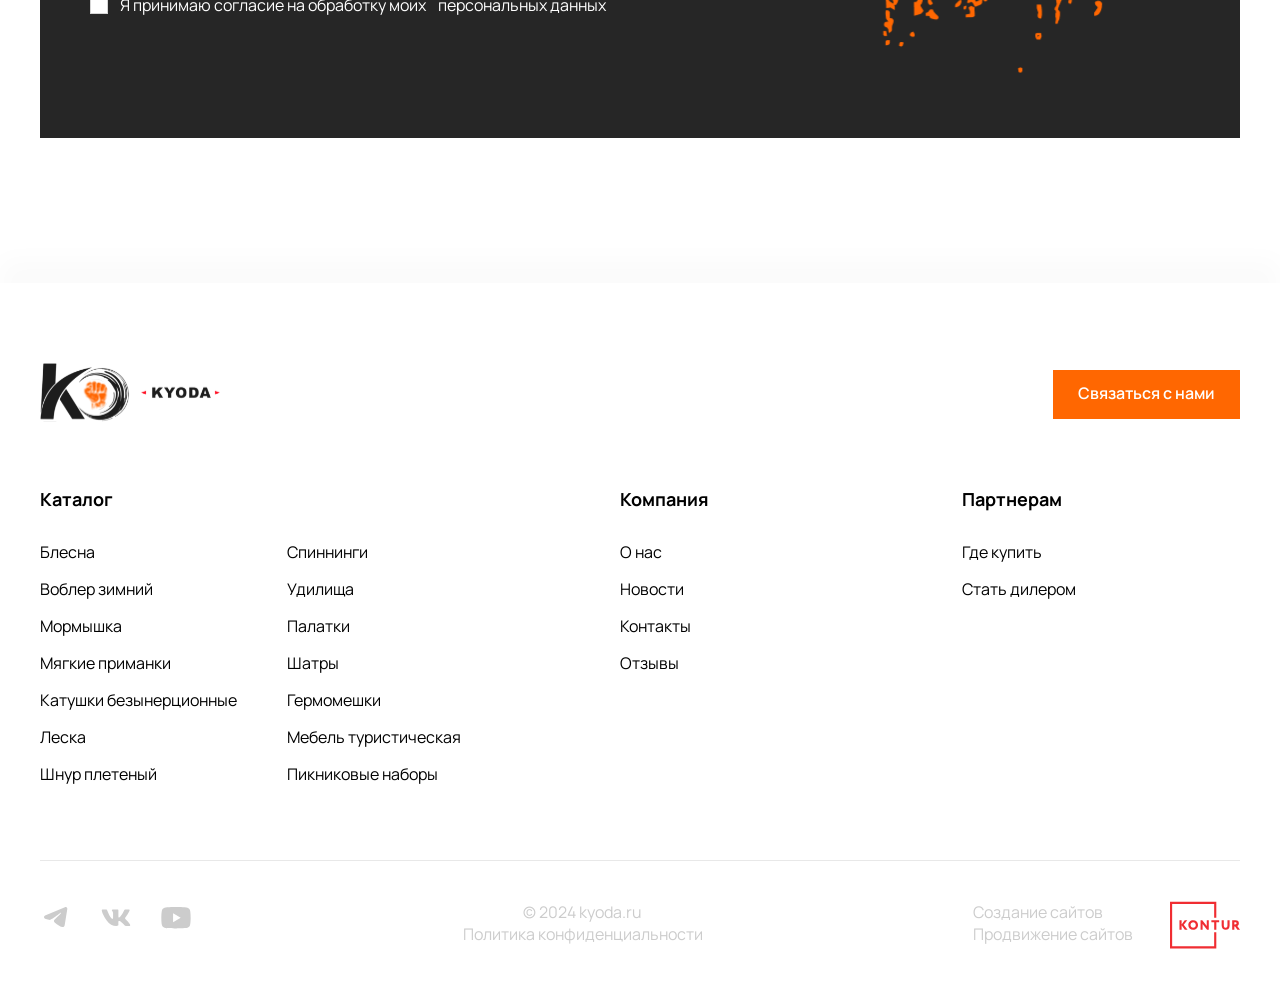
<file: places.html>
<!DOCTYPE html>
<html lang="ru">
<head>
    <meta charset="UTF-8">
    <meta name="viewport" content="width=device-width, initial-scale=1.0">
    <title>KYODA</title>
    <link rel="stylesheet" href="https://cdn.jsdelivr.net/npm/@fancyapps/ui@5.0/dist/fancybox/fancybox.css"/>
    <link rel="stylesheet" href="https://cdn.jsdelivr.net/npm/swiper@11/swiper-bundle.min.css"/>
    <link rel="stylesheet" href="styles/style.css">    
</head>
<body>
    <div class="layout page-content">
        <header class="header">
            <div class="container">
                <div class="header-top">
                    <a href="index.html" class="logo">
                        <img class="white-logo" src="/assets/icons/logo.svg" alt="logo">
                        <img class="black-logo" src="/assets/icons/black-logo.svg" alt="logo">
                    </a>
                    <nav class="catalog-menu">
                        <ul>
                            <li class="has-menu">
                                <a href="catalog.html">
                                    <svg xmlns="http://www.w3.org/2000/svg" width="14" height="14" viewBox="0 0 14 14" fill="none">
                                        <g clip-path="url(#clip0_1_472)">
                                            <circle cx="2" cy="2.5" r="1.5" fill="white"/>
                                            <circle cx="7" cy="2.5" r="1.5" fill="white"/>
                                            <circle cx="12" cy="2.5" r="1.5" fill="white"/>
                                            <circle cx="2" cy="7.5" r="1.5" fill="white"/>
                                            <circle cx="7" cy="7.5" r="1.5" fill="white"/>
                                            <circle cx="12" cy="7.5" r="1.5" fill="white"/>
                                            <circle cx="2" cy="12.5" r="1.5" fill="white"/>
                                            <circle cx="7" cy="12.5" r="1.5" fill="white"/>
                                            <circle cx="12" cy="12.5" r="1.5" fill="white"/>
                                        </g>
                                        <defs>
                                            <clipPath id="clip0_1_472">
                                                <rect width="13" height="14" fill="white" transform="translate(0.5)"/>
                                            </clipPath>
                                        </defs>
                                    </svg>
                                    Каталог
                                </a>

                                <div class="sub-menu">
                                    <ul class="categories">
                                        <li class="sub-menu-item has-menu">
                                            <a href="products.html">
                                                <div  class="categories-item__img">
                                                    <img src="assets/imgs/voblery.png" alt="Воблеры">
                                                </div>
                                                <span class="sub-menu-ttl">Воблеры</span>
                                            </a>

                                            <div class="item-sub-menu">
                                                <h5>Воблеры</h5>
                                                <ul>
                                                    <li><a href="">Блесна</a></li>
                                                    <li><a href="">Спиннинги</a></li>
                                                    <li><a href="">Воблер зимний</a></li>
                                                    <li><a href="">Удилища</a></li>
                                                    <li><a href="">Мормышка</a></li>
                                                    <li><a href="">Палатки</a></li>
                                                    <li><a href="">Мягкие приманки</a></li>
                                                    <li><a href="">Шатры</a></li>
                                                    <li><a href="">Катушки безынерционные</a></li>
                                                    <li><a href="">Гермомешки</a></li>
                                                    <li><a href="">Леска</a></li>
                                                    <li><a href="">Мебель туристическая</a></li>
                                                    <li><a href="">Шнур плетеный</a></li>
                                                    <li><a href="">Пикниковые наборы</a></li>
                                                </ul>
                                            </div>
                                        </li>
                                        <li>
                                            <a href="products.html">
                                                <div  class="categories-item__img">
                                                    <img src="assets/imgs/blesny.png" alt="">
                                                </div>
                                                <span class="sub-menu-ttl">Блесны</span>
                                            </a>
                                        </li>
                                        <li>
                                            <a href="products.html">
                                                <div  class="categories-item__img">
                                                    <img src="assets/imgs/mormywki.png" alt="">
                                                </div>
                                                <span class="sub-menu-ttl">Мормышки</span>
                                            </a>
                                        </li>
                                        <li>
                                            <a href="products.html">
                                                <div  class="categories-item__img">
                                                    <img src="assets/imgs/katuwki.png" alt="">
                                                </div>
                                                <span class="sub-menu-ttl">Катушки</span>
                                            </a>
                                        </li>
                                        <li>
                                            <a href="products.html">
                                                <div  class="categories-item__img">
                                                    <img src="assets/imgs/leska.png" alt="">
                                                </div>
                                                <span class="sub-menu-ttl">Леска</span>
                                            </a>
                                        </li>
                                        <li>
                                            <a href="products.html">
                                                <div  class="categories-item__img">
                                                    <img src="assets/imgs/turizm.png" alt="">
                                                </div>
                                                <span class="sub-menu-ttl">Туризм</span>
                                            </a>
                                        </li>
                                    </ul>
                                </div>


                            </li>
                        </ul>
                    </nav>
                    <form class="search">
                        <input type="text" name="search" placeholder="Поиск">
                        <button type="submit">
                            <svg xmlns="http://www.w3.org/2000/svg" width="19" height="18" viewBox="0 0 19 18" fill="none">
                                <path d="M2.75 16.75L7.25 12.25M16.25 8.5C16.25 9.18944 16.1142 9.87213 15.8504 10.5091C15.5865 11.146 15.1998 11.7248 14.7123 12.2123C14.2248 12.6998 13.646 13.0865 13.0091 13.3504C12.3721 13.6142 11.6894 13.75 11 13.75C10.3106 13.75 9.62787 13.6142 8.99091 13.3504C8.35395 13.0865 7.7752 12.6998 7.28769 12.2123C6.80018 11.7248 6.41347 11.146 6.14963 10.5091C5.88579 9.87213 5.75 9.18944 5.75 8.5C5.75 7.81056 5.88579 7.12787 6.14963 6.49091C6.41347 5.85395 6.80018 5.2752 7.28769 4.78769C7.7752 4.30018 8.35395 3.91347 8.99091 3.64963C9.62787 3.3858 10.3106 3.25 11 3.25C11.6894 3.25 12.3721 3.3858 13.0091 3.64963C13.646 3.91347 14.2248 4.30018 14.7123 4.78769C15.1998 5.2752 15.5865 5.85395 15.8504 6.49091C16.1142 7.12787 16.25 7.81056 16.25 8.5Z" stroke="white" stroke-width="1.5" stroke-linecap="round" stroke-linejoin="round"/>
                            </svg>
                        </button>
                    </form>
                    <button class="header_middle-btn btn show-popup">Связаться с нами</button>
                    <div class="header-burger">
                        <svg class="open-burger" xmlns="http://www.w3.org/2000/svg" width="28" height="22" viewBox="0 0 28 22" fill="none">
                            <rect width="28" height="2" rx="1" fill="white"/>
                            <rect y="10" width="28" height="2" rx="1" fill="white"/>
                            <rect y="20" width="28" height="2" rx="1" fill="white"/>
                        </svg>
                        <svg class="close-burger" xmlns="http://www.w3.org/2000/svg" width="18" height="18" viewBox="0 0 18 18" fill="none">
                            <path d="M9 10.9162L2.29332 17.6229C2.16774 17.7477 2.01796 17.8454 1.85319 17.9101C1.68842 17.9749 1.51215 18.0052 1.33522 17.9993C1.15829 18.0052 0.982022 17.9749 0.817252 17.9101C0.652482 17.8454 0.502701 17.7477 0.377126 17.6229C0.252346 17.4973 0.154583 17.3475 0.0898524 17.1827C0.0251215 17.018 -0.00520787 16.8417 0.00073021 16.6648C-0.00504614 16.4879 0.0253578 16.3116 0.0900796 16.1469C0.154801 15.9821 0.252478 15.8323 0.377126 15.7067L7.08381 9L0.377126 2.29332C0.252346 2.16774 0.154583 2.01796 0.0898524 1.85319C0.0251215 1.68842 -0.00520787 1.51215 0.00073021 1.33522C-0.00504614 1.15831 0.0253578 0.982087 0.0900796 0.817341C0.154801 0.652594 0.252478 0.502796 0.377126 0.377125C0.502701 0.252346 0.652482 0.154583 0.817252 0.0898524C0.982022 0.0251215 1.15829 -0.00520787 1.33522 0.00073021C1.51213 -0.00504614 1.68836 0.0253578 1.8531 0.0900796C2.01785 0.154801 2.16765 0.252478 2.29332 0.377125L9 7.08381L15.7067 0.377125C15.8323 0.252346 15.982 0.154583 16.1468 0.0898524C16.3116 0.0251215 16.4878 -0.00520787 16.6648 0.00073021C16.8417 -0.00504614 17.0179 0.0253578 17.1827 0.0900796C17.3474 0.154801 17.4972 0.252478 17.6229 0.377125C17.7477 0.502701 17.8454 0.652482 17.9101 0.817251C17.9749 0.982021 18.0052 1.15829 17.9993 1.33522C18.0052 1.51215 17.9749 1.68842 17.9101 1.85319C17.8454 2.01796 17.7477 2.16774 17.6229 2.29332L10.9162 9L17.6229 15.7067C17.7476 15.8323 17.8453 15.9821 17.91 16.1469C17.9748 16.3116 18.0051 16.4879 17.9993 16.6648C18.0052 16.8417 17.9749 17.018 17.9101 17.1827C17.8454 17.3475 17.7477 17.4973 17.6229 17.6229C17.4973 17.7477 17.3475 17.8454 17.1827 17.9101C17.018 17.9749 16.8417 18.0052 16.6648 17.9993C16.4878 18.0052 16.3116 17.9749 16.1468 17.9101C15.982 17.8454 15.8323 17.7477 15.7067 17.6229L9 10.9162Z" fill="#191919"/>
                        </svg>
                    </div>
                </div>
                <div class="header-bottom">
                    <div class="mobile-catalog-btn">
                        <svg xmlns="http://www.w3.org/2000/svg" width="14" height="14" viewBox="0 0 14 14" fill="none">
                            <g clip-path="url(#clip0_1_472)">
                                <circle cx="2" cy="2.5" r="1.5" fill="white"/>
                                <circle cx="7" cy="2.5" r="1.5" fill="white"/>
                                <circle cx="12" cy="2.5" r="1.5" fill="white"/>
                                <circle cx="2" cy="7.5" r="1.5" fill="white"/>
                                <circle cx="7" cy="7.5" r="1.5" fill="white"/>
                                <circle cx="12" cy="7.5" r="1.5" fill="white"/>
                                <circle cx="2" cy="12.5" r="1.5" fill="white"/>
                                <circle cx="7" cy="12.5" r="1.5" fill="white"/>
                                <circle cx="12" cy="12.5" r="1.5" fill="white"/>
                            </g>
                            <defs>
                                <clipPath id="clip0_1_472">
                                    <rect width="13" height="14" fill="white" transform="translate(0.5)"/>
                                </clipPath>
                            </defs>
                        </svg>
                        Каталог
                    </div>
                    <nav class="menu">
                        <ul>
                            <li><a href="about.html">О компании</a></li>
                            <li><a href="places.html">Где купить</a></li>
                            <li><a href="default.html">Статьи</a></li>
                            <li><a href="partners.html">Стать партнером</a></li>
                            <li><a href="contacts.html">Контакты</a></li>
                        </ul>
                    </nav>
                    <button class="header_middle-btn btn show-popup">Связаться с нами</button>
                </div>
                <div class="mobile-sub-menu">
                    <span class="close-btn">
                        <svg xmlns="http://www.w3.org/2000/svg" width="24" height="24" viewBox="0 0 24 24" fill="none">
                            <path d="M5.29289 12.7071C4.90237 12.3166 4.90237 11.6834 5.29289 11.2929L11.6569 4.92893C12.0474 4.53841 12.6805 4.53841 13.0711 4.92893C13.4616 5.31946 13.4616 5.95262 13.0711 6.34315L7.41421 12L13.0711 17.6569C13.4616 18.0474 13.4616 18.6805 13.0711 19.0711C12.6805 19.4616 12.0474 19.4616 11.6569 19.0711L5.29289 12.7071ZM6.5 13H6V11H6.5V13Z" fill="#1D1D1D"/>
                        </svg>
                    </span>
                    <h5>Каталог</h5>
                    <ul class="categories">
                        <li class="has-menu">
                            <a href="products.html">
                                <div  class="categories-item__img">
                                    <img src="assets/imgs/voblery.png" alt="Воблеры">
                                </div>
                                <span class="sub-menu-ttl">Воблеры</span>
                            </a>
                        </li>
                        <li>
                            <a href="products.html">
                                <div  class="categories-item__img">
                                    <img src="assets/imgs/blesny.png" alt="">
                                </div>
                                <span class="sub-menu-ttl">Блесны</span>
                            </a>
                        </li>
                        <li>
                            <a href="products.html">
                                <div  class="categories-item__img">
                                    <img src="assets/imgs/mormywki.png" alt="">
                                </div>
                                <span class="sub-menu-ttl">Мормышки</span>
                            </a>
                        </li>
                        <li>
                            <a href="products.html">
                                <div  class="categories-item__img">
                                    <img src="assets/imgs/katuwki.png" alt="">
                                </div>
                                <span class="sub-menu-ttl">Катушки</span>
                            </a>
                        </li>
                        <li>
                            <a href="products.html">
                                <div  class="categories-item__img">
                                    <img src="assets/imgs/leska.png" alt="">
                                </div>
                                <span class="sub-menu-ttl">Леска</span>
                            </a>
                        </li>
                        <li>
                            <a href="products.html">
                                <div  class="categories-item__img">
                                    <img src="assets/imgs/turizm.png" alt="">
                                </div>
                                <span class="sub-menu-ttl">Туризм</span>
                            </a>
                        </li>
                    </ul>
                </div>
                <div class="mobile-item-sub-menu">
                    <span class="close-arrow">
                        <svg xmlns="http://www.w3.org/2000/svg" width="24" height="24" viewBox="0 0 24 24" fill="none">
                            <path d="M5.29289 12.7071C4.90237 12.3166 4.90237 11.6834 5.29289 11.2929L11.6569 4.92893C12.0474 4.53841 12.6805 4.53841 13.0711 4.92893C13.4616 5.31946 13.4616 5.95262 13.0711 6.34315L7.41421 12L13.0711 17.6569C13.4616 18.0474 13.4616 18.6805 13.0711 19.0711C12.6805 19.4616 12.0474 19.4616 11.6569 19.0711L5.29289 12.7071ZM6.5 13H6V11H6.5V13Z" fill="#1D1D1D"/>
                        </svg>
                    </span>
                    <h5>Воблеры</h5>
                    <ul>
                        <li><a href="products.html">Блесна</a></li>
                        <li><a href="">Спиннинги</a></li>
                        <li><a href="">Воблер зимний</a></li>
                        <li><a href="">Удилища</a></li>
                        <li><a href="">Мормышка</a></li>
                        <li><a href="">Палатки</a></li>
                        <li><a href="">Мягкие приманки</a></li>
                        <li><a href="">Шатры</a></li>
                        <li><a href="">Катушки безынерционные</a></li>
                        <li><a href="">Гермомешки</a></li>
                        <li><a href="">Леска</a></li>
                        <li><a href="">Мебель туристическая</a></li>
                        <li><a href="">Шнур плетеный</a></li>
                        <li><a href="">Пикниковые наборы</a></li>
                    </ul>
                </div>
            </div>
        </header>
        <main >
            <section class="places">
                <div class="places-left">
                    <div class="places_addresses">
                        <div class="dealers">
                            <div class="dealers-item">
                                <div class="dealers-header">
                                    <svg xmlns="http://www.w3.org/2000/svg" width="25" height="22" viewBox="0 0 25 22" fill="none">
                                        <path d="M23.5139 4.00649H4.74886L4.46992 0.899053C4.4243 0.390885 3.99841 0.00151062 3.48823 0.00151062H1.48564C0.941285 0.00151062 0.5 0.442796 0.5 0.987151C0.5 1.53151 0.941285 1.97279 1.48564 1.97279H2.58712C3.18906 8.67899 1.63335 -8.65405 3.72074 14.6025C3.80119 15.5128 4.29302 16.5006 5.1403 17.1717C3.6127 19.1225 5.00846 21.9985 7.49335 21.9985C9.55578 21.9985 11.0104 19.9415 10.3032 17.9933H15.6977C14.9913 19.939 16.4429 21.9985 18.5075 21.9985C20.1553 21.9985 21.4958 20.658 21.4958 19.0103C21.4958 17.3626 20.1553 16.0221 18.5075 16.0221H7.50001C6.7513 16.0221 6.09886 15.5703 5.81725 14.9122L21.5691 13.9865C21.9991 13.9612 22.3629 13.6595 22.4675 13.2416L24.4702 5.23117C24.6255 4.61003 24.1553 4.00649 23.5139 4.00649ZM7.49335 20.0272C6.93266 20.0272 6.47645 19.571 6.47645 19.0103C6.47645 18.4495 6.93266 17.9933 7.49335 17.9933C8.05408 17.9933 8.51029 18.4495 8.51029 19.0103C8.51029 19.571 8.05408 20.0272 7.49335 20.0272ZM18.5075 20.0272C17.9468 20.0272 17.4906 19.571 17.4906 19.0103C17.4906 18.4495 17.9468 17.9933 18.5075 17.9933C19.0682 17.9933 19.5244 18.4495 19.5244 19.0103C19.5244 19.571 19.0682 20.0272 18.5075 20.0272ZM20.7306 12.0611L5.55192 12.9531L4.9258 5.97773H22.2516L20.7306 12.0611Z" fill="#FF6701"/>
                                    </svg>
                                    Дилеры
                                </div>
                            </div>
                            <div class="dealers-item">
                                <h5>АМС Партс</h5>
                                <div class="dealers-address">
                                    <span>Адрес</span>
                                    <a href="#">г.Новосибирск, ул.Писарева, д.60, Баza</a>
                                </div>
                            </div>
                            <div class="dealers-item">
                                <h5>Сунгари</h5>
                                <div class="dealers-address">
                                    <span>Адрес</span>
                                    <a href="#">г.Новосибирск, ул.Писарева, д.60, Баza</a>
                                </div>
                            </div>
                            <div class="dealers-item">
                                <h5>ВНЕ ДОРОГ</h5>
                                <div class="dealers-address">
                                    <span>Адрес</span>
                                    <a href="#">г.Новосибирск, ул.Писарева, д.60, Баza</a>
                                </div>
                            </div>
                            <div class="dealers-item">
                                <h5>АМС Партс</h5>
                                <div class="dealers-address">
                                    <span>Адрес</span>
                                    <a href="#">г.Новосибирск, ул.Писарева, д.60, Баza</a>
                                </div>
                            </div>
                            <div class="dealers-item">
                                <h5>АМС Партс</h5>
                                <div class="dealers-address">
                                    <span>Адрес</span>
                                    <a href="#">г.Новосибирск, ул.Писарева, д.60, Баza</a>
                                </div>
                            </div>
                            <div class="dealers-item">
                                <h5>АМС Партс</h5>
                                <div class="dealers-address">
                                    <span>Адрес</span>
                                    <a href="#">г.Новосибирск, ул.Писарева, д.60, Баza</a>
                                </div>
                            </div>
                        </div>
                        <div class="online-stores">
                            <div class="online-stores_head">
                                <svg xmlns="http://www.w3.org/2000/svg" width="32" height="32" viewBox="0 0 32 32" fill="none">
                                    <path d="M24.1684 19.0254C21.9442 19.0254 20.1348 20.8348 20.1348 23.059C20.1348 25.2832 21.9442 27.0926 24.1684 27.0926C26.393 27.0926 28.202 25.2832 28.202 23.059C28.202 20.8348 26.3926 19.0254 24.1684 19.0254ZM24.1684 25.0758C23.0561 25.0758 22.1516 24.1713 22.1516 23.059C22.1516 21.9468 23.0561 21.0422 24.1684 21.0422C25.2806 21.0422 26.1852 21.9468 26.1852 23.059C26.1852 24.1713 25.2806 25.0758 24.1684 25.0758Z" fill="white"/>
                                    <path d="M10.3871 19.0254C8.16295 19.0254 6.35352 20.8348 6.35352 23.059C6.35352 25.2832 8.16295 27.0926 10.3871 27.0926C12.6113 27.0926 14.4208 25.2832 14.4208 23.059C14.4208 20.8348 12.6113 19.0254 10.3871 19.0254ZM10.3871 25.0758C9.27489 25.0758 8.37033 24.1713 8.37033 23.059C8.37033 21.9468 9.27489 21.0422 10.3871 21.0422C11.4991 21.0422 12.404 21.9468 12.404 23.059C12.404 24.1713 11.4994 25.0758 10.3871 25.0758Z" fill="white"/>
                                    <path d="M26.884 7.47932C26.7126 7.13882 26.364 6.92401 25.9828 6.92401H20.6719V8.94083H25.3609L28.1068 14.4023L29.9092 13.4961L26.884 7.47932Z" fill="white"/>
                                    <path d="M21.1429 22.084H13.5127V24.1008H21.1429V22.084Z" fill="white"/>
                                    <path d="M7.36155 22.084H3.8658C3.3088 22.084 2.85742 22.5354 2.85742 23.0924C2.85742 23.6494 3.30886 24.1007 3.8658 24.1007H7.36161C7.91861 24.1007 8.36998 23.6493 8.36998 23.0924C8.36998 22.5354 7.91855 22.084 7.36155 22.084Z" fill="white"/>
                                    <path d="M31.7885 15.919L29.805 13.3644C29.6144 13.1183 29.3203 12.9744 29.0086 12.9744H21.6809V5.9156C21.6809 5.3586 21.2295 4.90723 20.6725 4.90723H3.8658C3.3088 4.90723 2.85742 5.35866 2.85742 5.9156C2.85742 6.47254 3.30886 6.92398 3.8658 6.92398H19.6641V13.9828C19.6641 14.5398 20.1155 14.9912 20.6725 14.9912H28.5148L29.9834 16.8829V22.0836H27.1935C26.6365 22.0836 26.1851 22.535 26.1851 23.092C26.1851 23.649 26.6365 24.1004 27.1935 24.1004H30.9918C31.5488 24.1004 32.0001 23.6489 32.0002 23.092V16.5375C32.0002 16.3136 31.9256 16.0958 31.7885 15.919Z" fill="white"/>
                                    <path d="M7.29355 16.9746H2.65486C2.09786 16.9746 1.64648 17.426 1.64648 17.983C1.64648 18.54 2.09792 18.9914 2.65486 18.9914H7.29348C7.85048 18.9914 8.30186 18.5399 8.30186 17.983C8.30192 17.426 7.85048 16.9746 7.29355 16.9746Z" fill="white"/>
                                    <path d="M9.61344 13.0078H1.00838C0.451438 13.0078 0 13.4592 0 14.0162C0 14.5732 0.451438 15.0246 1.00838 15.0246H9.61344C10.1704 15.0246 10.6218 14.5732 10.6218 14.0162C10.6218 13.4593 10.1704 13.0078 9.61344 13.0078Z" fill="white"/>
                                    <path d="M11.2609 9.04175H2.65584C2.09884 9.04175 1.64746 9.49319 1.64746 10.0501C1.64746 10.6071 2.0989 11.0585 2.65584 11.0585H11.2609C11.8179 11.0585 12.2693 10.6071 12.2693 10.0501C12.2693 9.49319 11.8179 9.04175 11.2609 9.04175Z" fill="white"/>
                                </svg>
                                Интернет-магазины
                            </div>
                            <div class="online-stores_item">
                                <h5>condor-nsk.ru</h5>
                                <div>
                                    <span>Телефон</span>
                                    <a href="tel:+7383266-95-81">+7(383)266-95-81</a>
                                </div>
                                <div>
                                    <span>Адрес</span>
                                    <a href="#">г.Новосибирск, ул.Станционная, д.89а</a>
                                </div>
                            </div>
                            <div class="online-stores_item">
                                <h5>seanovo-nsk.ru</h5>
                                <div>
                                    <span>Телефон</span>
                                    <a href="tel:880003509098">8 (800) 350-90-98</a>
                                </div>
                                <div>
                                    <span>Адрес</span>
                                    <a href="#">г.Новосибирск, ул.Писарева, д.60, Баza</a>
                                </div>
                            </div>
                            <div class="online-stores_item">
                                <h5>seanovo-nsk.ru</h5>
                                <div>
                                    <span>Телефон</span>
                                    <a href="tel:880003509098">8 (800) 350-90-98</a>
                                </div>
                                <div>
                                    <span>Адрес</span>
                                    <a href="#">г.Новосибирск, ул.Писарева, д.60, Баza</a>
                                </div>
                            </div>
                            <div class="online-stores_item">
                                <h5>seanovo-nsk.ru</h5>
                                <div>
                                    <span>Телефон</span>
                                    <a href="tel:880003509098">8 (800) 350-90-98</a>
                                </div>
                                <div>
                                    <span>Адрес</span>
                                    <a href="#">г.Новосибирск, ул.Писарева, д.60, Баza</a>
                                </div>
                            </div>
                            <div class="online-stores_item">
                                <h5>seanovo-nsk.ru</h5>
                                <div>
                                    <span>Телефон</span>
                                    <a href="tel:880003509098">8 (800) 350-90-98</a>
                                </div>
                                <div>
                                    <span>Адрес</span>
                                    <a href="#">г.Новосибирск, ул.Писарева, д.60, Баza</a>
                                </div>
                            </div>
                        </div>
                    </div>
                    <div class="mobile-places_addresses">
                        <div class="tabs">
                            <div class="tab-links">
                                <a href="#tab1" class="tab-btn active">
                                    <svg xmlns="http://www.w3.org/2000/svg" width="25" height="22" viewBox="0 0 25 22" fill="none">
                                        <path d="M23.5139 4.00649H4.74886L4.46992 0.899053C4.4243 0.390885 3.99841 0.00151062 3.48823 0.00151062H1.48564C0.941285 0.00151062 0.5 0.442796 0.5 0.987151C0.5 1.53151 0.941285 1.97279 1.48564 1.97279H2.58712C3.18906 8.67899 1.63335 -8.65405 3.72074 14.6025C3.80119 15.5128 4.29302 16.5006 5.1403 17.1717C3.6127 19.1225 5.00846 21.9985 7.49335 21.9985C9.55578 21.9985 11.0104 19.9415 10.3032 17.9933H15.6977C14.9913 19.939 16.4429 21.9985 18.5075 21.9985C20.1553 21.9985 21.4958 20.658 21.4958 19.0103C21.4958 17.3626 20.1553 16.0221 18.5075 16.0221H7.50001C6.7513 16.0221 6.09886 15.5703 5.81725 14.9122L21.5691 13.9865C21.9991 13.9612 22.3629 13.6595 22.4675 13.2416L24.4702 5.23117C24.6255 4.61003 24.1553 4.00649 23.5139 4.00649ZM7.49335 20.0272C6.93266 20.0272 6.47645 19.571 6.47645 19.0103C6.47645 18.4495 6.93266 17.9933 7.49335 17.9933C8.05408 17.9933 8.51029 18.4495 8.51029 19.0103C8.51029 19.571 8.05408 20.0272 7.49335 20.0272ZM18.5075 20.0272C17.9468 20.0272 17.4906 19.571 17.4906 19.0103C17.4906 18.4495 17.9468 17.9933 18.5075 17.9933C19.0682 17.9933 19.5244 18.4495 19.5244 19.0103C19.5244 19.571 19.0682 20.0272 18.5075 20.0272ZM20.7306 12.0611L5.55192 12.9531L4.9258 5.97773H22.2516L20.7306 12.0611Z" fill="#FF6701"/>
                                    </svg>
                                    Дилеры
                                </a>
                                <a href="#tab2" class="tab-btn">
                                    <svg xmlns="http://www.w3.org/2000/svg" width="32" height="32" viewBox="0 0 32 32" fill="none">
                                        <path d="M24.1681 19.0234C21.944 19.0234 20.1345 20.8329 20.1345 23.0571C20.1345 25.2812 21.944 27.0907 24.1681 27.0907C26.3927 27.0907 28.2018 25.2812 28.2018 23.0571C28.2018 20.8329 26.3923 19.0234 24.1681 19.0234ZM24.1681 25.0739C23.0559 25.0739 22.1513 24.1693 22.1513 23.0571C22.1513 21.9448 23.0559 21.0402 24.1681 21.0402C25.2804 21.0402 26.185 21.9448 26.185 23.0571C26.185 24.1694 25.2804 25.0739 24.1681 25.0739Z" fill="#FF6701"/>
                                        <path d="M10.3867 19.0234C8.16246 19.0234 6.35303 20.8329 6.35303 23.0571C6.35303 25.2812 8.16246 27.0907 10.3867 27.0907C12.6108 27.0907 14.4203 25.2812 14.4203 23.0571C14.4203 20.8329 12.6108 19.0234 10.3867 19.0234ZM10.3867 25.0739C9.2744 25.0739 8.36984 24.1693 8.36984 23.0571C8.36984 21.9448 9.2744 21.0402 10.3867 21.0402C11.4986 21.0402 12.4035 21.9448 12.4035 23.0571C12.4035 24.1694 11.4989 25.0739 10.3867 25.0739Z" fill="#FF6701"/>
                                        <path d="M26.8842 7.47914C26.7128 7.13864 26.3642 6.92383 25.9831 6.92383H20.6721V8.94064H25.3612L28.1071 14.4021L29.9094 13.4959L26.8842 7.47914Z" fill="#FF6701"/>
                                        <path d="M21.1429 22.082H13.5127V24.0988H21.1429V22.082Z" fill="#FF6701"/>
                                        <path d="M7.3613 22.082H3.86555C3.30855 22.082 2.85718 22.5335 2.85718 23.0904C2.85718 23.6474 3.30862 24.0988 3.86555 24.0988H7.36137C7.91837 24.0988 8.36974 23.6473 8.36974 23.0904C8.36974 22.5334 7.9183 22.082 7.3613 22.082Z" fill="#FF6701"/>
                                        <path d="M31.7881 15.918L29.8046 13.3634C29.614 13.1173 29.3199 12.9734 29.0083 12.9734H21.6805V5.91462C21.6805 5.35762 21.2291 4.90625 20.6722 4.90625H3.86543C3.30843 4.90625 2.85706 5.35769 2.85706 5.91462C2.85706 6.47156 3.30849 6.923 3.86543 6.923H19.6637V13.9818C19.6637 14.5388 20.1152 14.9902 20.6721 14.9902H28.5145L29.983 16.8819V22.0826H27.1931C26.6361 22.0826 26.1847 22.5341 26.1847 23.091C26.1847 23.648 26.6362 24.0994 27.1931 24.0994H30.9914C31.5484 24.0994 31.9998 23.6479 31.9998 23.091V16.5365C31.9998 16.3126 31.9252 16.0948 31.7881 15.918Z" fill="#FF6701"/>
                                        <path d="M7.29403 16.9727H2.65535C2.09835 16.9727 1.64697 17.4241 1.64697 17.981C1.64697 18.538 2.09841 18.9894 2.65535 18.9894H7.29397C7.85097 18.9894 8.30235 18.538 8.30235 17.981C8.30241 17.4241 7.85097 16.9727 7.29403 16.9727Z" fill="#FF6701"/>
                                        <path d="M9.61344 13.0078H1.00838C0.451438 13.0078 0 13.4592 0 14.0162C0 14.5732 0.451438 15.0246 1.00838 15.0246H9.61344C10.1704 15.0246 10.6218 14.5732 10.6218 14.0162C10.6218 13.4593 10.1704 13.0078 9.61344 13.0078Z" fill="#FF6701"/>
                                        <path d="M11.2605 9.04102H2.65547C2.09847 9.04102 1.64709 9.49245 1.64709 10.0494C1.64709 10.6064 2.09853 11.0578 2.65547 11.0578H11.2605C11.8175 11.0578 12.2689 10.6063 12.2689 10.0494C12.269 9.49245 11.8175 9.04102 11.2605 9.04102Z" fill="#FF6701"/>
                                    </svg>
                                    Интернет-магазины
                                </a>
                            </div>
                            <div class="tab-content">
                                <div class="tab active" id="tab1">
                                    <div class="dealers">
                                        <div class="dealers-item">
                                            <h5>АМС Партс</h5>
                                            <div class="dealers-address">
                                                <span>Адрес</span>
                                                <a href="#">г.Новосибирск, ул.Писарева, д.60, Баza</a>
                                            </div>
                                        </div>
                                        <div class="dealers-item">
                                            <h5>Сунгари</h5>
                                            <div class="dealers-address">
                                                <span>Адрес</span>
                                                <a href="#">г.Новосибирск, ул.Писарева, д.60, Баza</a>
                                            </div>
                                        </div>
                                        <div class="dealers-item">
                                            <h5>ВНЕ ДОРОГ</h5>
                                            <div class="dealers-address">
                                                <span>Адрес</span>
                                                <a href="#">г.Новосибирск, ул.Писарева, д.60, Баza</a>
                                            </div>
                                        </div>
                                    </div>
                                </div>
                                <div class="tab" id="tab2">
                                    <div class="online-stores">
                                        <div class="online-stores_item">
                                            <h5>seanovo-nsk.ru</h5>
                                            <div>
                                                <span>Телефон</span>
                                                <a href="tel:880003509098">8 (800) 350-90-98</a>
                                            </div>
                                            <div>
                                                <span>Адрес</span>
                                                <a href="#">г.Новосибирск, ул.Писарева, д.60, Баza</a>
                                            </div>
                                        </div>
                                        <div class="online-stores_item">
                                            <h5>condor-nsk.ru</h5>
                                            <div>
                                                <span>Телефон</span>
                                                <a href="tel:+7383266-95-81">+7(383)266-95-81</a>
                                            </div>
                                            <div>
                                                <span>Адрес</span>
                                                <a href="#">г.Новосибирск, ул.Станционная, д.89а</a>
                                            </div>
                                        </div>
                                    </div>
                                </div>
                            </div>
                        </div>

                    </div>
                </div>
                <div class="places_map">
                    <div class="places_map-btns">
                        <a href="#" class="active">Мой регион</a>
                        <a href="#">Все регионы</a>
                    </div>
                    <iframe src="https://yandex.ru/map-widget/v1/?um=constructor%3A0e20d7b9afbc5414e7584672799a593197cf12d796259aeacfd72b4c36750a65&amp;source=constructor" width="100%" height="100%" frameborder="0"></iframe>
                </div>
            </section>
            <div class="container">
                <section class="feedback">
                    <div class="feedback-content">
                        <h3>Приглашаем к сотрудничеству торгующие организации и сервисные центры</h3>
                        <p>Оставьте свои контакты и наш менеджер свяжется с Вами в течение 30 минут <br> или позвоните по телефону <b>8(383)349-38-01</b></p>
                        <form>
                            <div class="form-inputs">
                                <input type="tel" placeholder="+7 (992) 312-21-31" required>
                                <input type="email" placeholder="E-mail" required>
                                <button class="btn">Связаться с нами</button>
                            </div>
                            <div class="form-checkbox">
                                <div class="checkbox">
                                    <input type="checkbox" name="checkbox" id="checkbox" required>
                                    <label for="checkbox">
                                        <svg xmlns="http://www.w3.org/2000/svg" width="12" height="10" viewBox="0 0 12 10" fill="none">
                                            <path d="M11.99 1.50008L10.58 0.0800781L3.98999 6.67008L1.40999 4.10008L-0.0100098 5.51008L3.98999 9.50008L11.99 1.50008Z" fill="#FF6701"/>
                                        </svg>
                                    </label>
                                </div>
                                Я принимаю согласие на обработку моих <a href="">персональных данных</a>
                            </div>
                        </form>
                    </div>
                    <div class="feedback-img">
                        <img src="assets/imgs/кулак.png" alt="">
                    </div>
                </section>
            </div>
        </main>
        <footer class="footer">
            <div class="footer__container container">
                <div class="footer-content">
                    <div class="footer-content_top">
                        <div class="footer-logo">
                            <a href="index.html">
                                <img src="/assets/icons/black-logo.svg" alt="Kyoda">
                            </a>
                        </div>
                        <button class="btn show-popup">Связаться с нами</button>
                    </div>
                    <div class="footer-content_middle">
                        <div class="footer-catalog">
                            <nav class="footer-accordion-item">
                                <a href="catalog.html" class="footer-accordion-header">
                                    <h5 >
                                        Каталог
                                        <svg xmlns="http://www.w3.org/2000/svg" width="18" height="18" viewBox="0 0 18 18" fill="none">
                                            <path d="M9.70711 12.7071C9.31658 13.0976 8.68342 13.0976 8.29289 12.7071L1.92893 6.34315C1.53841 5.95262 1.53841 5.31946 1.92893 4.92893C2.31946 4.53841 2.95262 4.53841 3.34315 4.92893L9 10.5858L14.6569 4.92893C15.0474 4.53841 15.6805 4.53841 16.0711 4.92893C16.4616 5.31946 16.4616 5.95262 16.0711 6.34315L9.70711 12.7071ZM10 11.5V12H8V11.5H10Z" fill="#1D1D1D"/>
                                        </svg>
                                    </h5>
                                </a>
                                <ul class="footer-catalog-menu footer-accordion-content">
                                    <li>
                                        <a href="#">Блесна</a>
                                    </li>
                                    <li>
                                        <a href="#">Спиннинги</a>
                                    </li>
                                    <li><a href="#">Воблер зимний</a></li>
                                    <li><a href="#">Удилища</a></li>
                                    <li><a href="#">Мормышка</a></li>
                                    <li><a href="#">Палатки</a></li>
                                    <li><a href="#">Мягкие приманки</a></li>
                                    <li><a href="#">Шатры</a></li>
                                    <li><a href="#">Катушки безынерционные</a></li>
                                    <li><a href="#">Гермомешки</a></li>
                                    <li><a href="#">Леска</a></li>
                                    <li><a href="#">Мебель туристическая</a></li>
                                    <li><a href="#">Шнур плетеный</a></li>
                                    <li><a href="#">Пикниковые наборы</a></li>
                                </ul>
                            </nav>
                        </div>
                        <div class="footer-menu">
                            <nav class="footer-accordion-item">
                                <h5 class="footer-accordion-header">
                                    Компания
                                    <svg xmlns="http://www.w3.org/2000/svg" width="18" height="18" viewBox="0 0 18 18" fill="none">
                                        <path d="M9.70711 12.7071C9.31658 13.0976 8.68342 13.0976 8.29289 12.7071L1.92893 6.34315C1.53841 5.95262 1.53841 5.31946 1.92893 4.92893C2.31946 4.53841 2.95262 4.53841 3.34315 4.92893L9 10.5858L14.6569 4.92893C15.0474 4.53841 15.6805 4.53841 16.0711 4.92893C16.4616 5.31946 16.4616 5.95262 16.0711 6.34315L9.70711 12.7071ZM10 11.5V12H8V11.5H10Z" fill="#1D1D1D"/>
                                    </svg>
                                </h5>
                                <ul class="footer-accordion-content">
                                    <li><a href="about.html">О нас</a></li>
                                    <li><a href="news.html">Новости</a></li>
                                    <li><a href="contacts.html">Контакты</a></li>
                                    <li><a href="reviews.html">Отзывы</a></li>
                                </ul>
                            </nav>
                            <nav class="footer-accordion-item">
                                <h5 class="footer-accordion-header">
                                    Партнерам
                                    <svg xmlns="http://www.w3.org/2000/svg" width="18" height="18" viewBox="0 0 18 18" fill="none">
                                        <path d="M9.70711 12.7071C9.31658 13.0976 8.68342 13.0976 8.29289 12.7071L1.92893 6.34315C1.53841 5.95262 1.53841 5.31946 1.92893 4.92893C2.31946 4.53841 2.95262 4.53841 3.34315 4.92893L9 10.5858L14.6569 4.92893C15.0474 4.53841 15.6805 4.53841 16.0711 4.92893C16.4616 5.31946 16.4616 5.95262 16.0711 6.34315L9.70711 12.7071ZM10 11.5V12H8V11.5H10Z" fill="#1D1D1D"/>
                                    </svg>
                                </h5>
                                <ul class="footer-accordion-content">
                                    <li><a href="places.html">Где купить</a></li>
                                    <li><a href="partners.html">Стать дилером</a></li>
                                </ul>
                            </nav>
                        </div>
                    </div>
                    <div class="footer-content_bottom">
                        <div class="footer-left">
                            <div class="footer-messengers">
                                <a href="https://web.telegram.org/">
                                    <svg xmlns="http://www.w3.org/2000/svg" width="32" height="33" viewBox="0 0 32 33" fill="none">
                                        <path fill-rule="evenodd" clip-rule="evenodd" d="M24.9162 6.22008C25.2031 6.09893 25.5171 6.05714 25.8256 6.09907C26.134 6.141 26.4256 6.26512 26.67 6.4585C26.9145 6.65188 27.1028 6.90746 27.2153 7.19863C27.3279 7.4898 27.3606 7.80592 27.3101 8.11408L24.6771 24.1386C24.4217 25.6843 22.7314 26.5707 21.3185 25.8008C20.1367 25.1566 18.3814 24.1642 16.8025 23.1287C16.013 22.6103 13.5948 20.9504 13.892 19.7693C14.1474 18.7594 18.2107 14.9644 20.5326 12.7081C21.4439 11.8217 21.0283 11.3104 19.9521 12.1257C17.2796 14.1502 12.9888 17.2288 11.5702 18.0955C10.3187 18.8596 9.66623 18.99 8.88608 18.8596C7.46278 18.622 6.1428 18.2539 5.06545 17.8054C3.60964 17.1997 3.68046 15.1916 5.06429 14.6068L24.9162 6.22008Z" fill="#CCCCCC"/>
                                    </svg>
                                </a>
                                <a href="https://vk.com/">
                                    <svg xmlns="http://www.w3.org/2000/svg" width="32" height="33" viewBox="0 0 32 33" fill="none">
                                        <path d="M25.3806 17.9678C24.9209 17.387 25.0524 17.1286 25.3806 16.6095C25.3866 16.6036 29.1827 11.358 29.5739 9.57906L29.5762 9.57787C29.7706 8.92957 29.5762 8.45312 28.6364 8.45312H25.5265C24.7347 8.45312 24.3697 8.86202 24.1741 9.3195C24.1741 9.3195 22.5907 13.1098 20.3507 15.5666C19.6278 16.2765 19.2936 16.5041 18.8989 16.5041C18.7045 16.5041 18.4024 16.2765 18.4024 15.6283V9.57787C18.4024 8.80039 18.1806 8.45312 17.5253 8.45312H12.6352C12.1386 8.45312 11.8435 8.8158 11.8435 9.15357C11.8435 9.89076 12.9635 10.0602 13.0796 12.1343V16.6345C13.0796 17.6205 12.9006 17.8019 12.5036 17.8019C11.4465 17.8019 8.88052 13.9963 7.35994 9.64069C7.05297 8.79565 6.75312 8.45431 5.95549 8.45431H2.84438C1.95667 8.45431 1.77771 8.86321 1.77771 9.32069C1.77771 10.129 2.8349 14.1479 6.69386 19.4575C9.26571 23.0819 12.8876 25.0458 16.1825 25.0458C18.1629 25.0458 18.4046 24.6095 18.4046 23.8594C18.4046 20.3963 18.2257 20.0691 19.2177 20.0691C19.6776 20.0691 20.4693 20.2967 22.3181 22.0449C24.4314 24.1178 24.7786 25.0458 25.9614 25.0458H29.0714C29.9579 25.0458 30.407 24.6095 30.1486 23.7491C29.5572 21.9394 25.5609 18.2166 25.3806 17.9678Z" fill="#CCCCCC"/>
                                    </svg>
                                </a>
                                <a href="https://www.youtube.com/">
                                    <svg xmlns="http://www.w3.org/2000/svg" width="32" height="33" viewBox="0 0 32 33" fill="none">
                                        <path d="M30.0623 9.42141C29.7243 8.11609 28.7335 7.08712 27.477 6.73564C25.1816 6.08325 15.9996 6.08325 15.9996 6.08325C15.9996 6.08325 6.81814 6.08325 4.52271 6.7109C3.29039 7.06201 2.27543 8.11628 1.93741 9.42141C1.33334 11.8055 1.33334 16.7499 1.33334 16.7499C1.33334 16.7499 1.33334 21.7192 1.93741 24.0784C2.2758 25.3836 3.26623 26.4125 4.52288 26.764C6.8423 27.4166 16 27.4166 16 27.4166C16 27.4166 25.1816 27.4166 27.477 26.789C28.7336 26.4377 29.7243 25.4087 30.0627 24.1036C30.6666 21.7192 30.6666 16.775 30.6666 16.775C30.6666 16.775 30.6908 11.8055 30.0623 9.42141ZM13.0763 21.3177V12.1821L20.7116 16.7499L13.0763 21.3177Z" fill="#CCCCCC"/>
                                    </svg>
                                </a>
                            </div>
                        </div>
                        <div class="footer-middle">
                            <div class="footer-copyright">
                                © 2024 kyoda.ru
                            </div>
                            <div class="footer-privacy">
                                <a href="">
                                    Политика конфиденциальности
                                </a>
                            </div>

                        </div>
                        <div class="footer-right">
                            <div class="footer-contur">
                                <div class="footer-contur__left">
                                    <a href="https://kontur-lite.ru/" class="contur-link">
                                        Создание сайтов
                                    </a>
                                    <a href="http://kontur-promo.ru/prodvizhenie-sajjtov" class="contur-link">
                                        Продвижение сайтов
                                    </a>
                                </div>
                                <div class="footer-contur__right">
                                    <svg xmlns="http://www.w3.org/2000/svg" width="70" height="48" viewBox="0 0 70 48" fill="none">
                                        <path d="M46.3062 47.4167H0V0.75H46.3062V16.7176H44.1596V2.91331H2.1466V45.2532H44.1596V31.3459H46.3062V47.4167Z" fill="#F02D32"/>
                                        <path d="M9.46094 19.2903H11.6115V23.4221L14.6899 19.2903H17.2708L13.7355 23.666L17.553 28.7732H14.8244L11.6115 24.2621V28.7732H9.46094V19.2903Z" fill="#F02D32"/>
                                        <path d="M23.1626 26.8182C24.8973 26.8182 25.7971 25.5829 25.7971 24.0318C25.7971 22.3494 24.6364 21.2454 23.1626 21.2454C21.6496 21.2454 20.5281 22.3494 20.5281 24.0318C20.5281 25.6091 21.7019 26.8182 23.1626 26.8182ZM23.1626 19.2739C25.9404 19.2739 28.0143 21.1008 28.0143 24.0318C28.0143 26.8182 25.9404 28.7899 23.1626 28.7899C20.3848 28.7899 18.3109 26.9628 18.3109 24.0318C18.3109 21.3637 20.2542 19.2739 23.1626 19.2739Z" fill="#F02D32"/>
                                        <path d="M37.0606 28.7733L32.598 23.0834V28.7733H30.5815V19.293H32.302L36.765 25.0073L36.7621 19.2933H38.7783L38.7812 28.7733H37.0606Z" fill="#F02D32"/>
                                        <path d="M41.3698 19.2903H49.1661V21.3224H46.3432V28.7732H44.1924V21.3224H41.3698V19.2903Z" fill="#F02D32"/>
                                        <path d="M59.601 24.6941C59.601 27.5933 57.7729 28.7719 55.7567 28.7719C53.3371 28.7719 51.6567 27.3763 51.6567 24.5995V19.2942H53.8075V24.1388C53.8075 25.6154 54.2511 26.7398 55.7567 26.7398C57.0605 26.7398 57.4504 25.7781 57.4504 24.2606V19.2942H59.601V24.6941Z" fill="#F02D32"/>
                                        <path d="M64.3363 21.3535V23.453H65.1158C65.9359 23.453 66.581 23.1552 66.581 22.3559C66.581 21.8276 66.3137 21.3513 65.2786 21.3513C64.9561 21.3513 64.78 21.3399 64.3363 21.3535ZM62.1855 28.7719V19.2942C62.7098 19.2942 65.1158 19.2942 65.3848 19.2942C67.9522 19.2942 68.8662 20.5814 68.8662 22.3289C68.8662 24.0899 67.791 24.8078 67.2801 25.0653L69.9999 28.7719H67.392L65.1293 25.4852H64.3363V28.7719H62.1855Z" fill="#F02D32"/>
                                    </svg>
                                </div>
                            </div>
                        </div>
                    </div>
                </div>
            </div>
        </footer>
        <div class="popup">
            <form>
                <b class="close-form">+</b>
                <h4>Связаться с нами</h4>
                <p>Оставьте свои контакты и наш менеджер свяжется с Вами в течение 30 минут или позвоните по телефону <b>8(383)349-38-01</b></p>
                <input type="tel" placeholder="+7 (992) 312-21-31" required>
                <input type="email" placeholder="E-mail" required>

                <div class="form-checkbox">
                    <div class="checkbox">
                        <input type="checkbox" name="checkbox" id="checkbox1">
                        <label for="checkbox1">
                            <svg xmlns="http://www.w3.org/2000/svg" width="12" height="10" viewBox="0 0 12 10" fill="none">
                                <path d="M11.99 1.50008L10.58 0.0800781L3.98999 6.67008L1.40999 4.10008L-0.0100098 5.51008L3.98999 9.50008L11.99 1.50008Z" fill="#FF6701"/>
                            </svg>
                        </label>
                    </div>
                    <span>Я принимаю согласие на обработку моих <a href="">персональных данных</a></span>
                </div>
                <button class="btn">Связаться с нами</button>
            </form>
        </div>
    </div>

    <script src="https://cdn.jsdelivr.net/npm/@fancyapps/ui@5.0/dist/fancybox/fancybox.umd.js"></script>
    <script src="https://cdn.jsdelivr.net/npm/swiper@11/swiper-bundle.min.js"></script>
    <script src="script.js"></script>
</body>
</html>
</file>
<file: styles/style.css>
@import url('header-style.css');
@import url('banner.css');
@import url('news.css');
@import url('reviews.css');
@import url('about.css');
@import url('breadcrumbs.css');
@import url('catalog.css');
@import url('feedback.css');
@import url('partners.css');
@import url('default-page.css');
@import url('categories.css');
@import url('products.css');
@import url('product.css');
@import url('places.css');
@import url('prices-style.css');
@import url('footer-style.css');

/* подключение шрифтов */
@import url('https://fonts.googleapis.com/css2?family=Manrope:wght@200..800&display=swap');


/* обнуление стилей */
*{
    margin: 0;
    padding: 0;
    border: 0;
    box-sizing: border-box;
    -webkit-user-select: none; /* Chrome/Safari */
    -moz-user-select: none; /* Firefox */
    -ms-user-select: none; /* IE/Edge */
    user-select: none; /* Стандартный синтаксис */
}

*, *:before, *:after{
	-moz-box-sizing: border-box;
	-webkit-box-sizing: border-box;
	box-sizing: border-box;
}

:focus, :active{outline: none;}
a:focus, a:active{outline: none;}

nav,footer,header,aside{display: block;}

html, body{
	height: 100%;
	width: 100%;
	-ms-text-size-adjust: 100%;
	-moz-text-size-adjust: 100%;
	-webkit-text-size-adjust: 100%;
}

input, button, textarea{font-family: inherit;}

input::-ms-clear{display:none;}
button{cursor: pointer;}
button::-moz-focus-inner{padding: 0;border: 0;}
a, a:visited{text-decoration: none; color: inherit;}
/*a:hover{text-decoration: none;}*/
ul li{list-style-type: none;}

h1,h2, h3, h4, h5, h6{font-style: inherit;}

/* общие стили */
html{
	scroll-behavior: smooth;
}

body{
	font-family: 'Manrope', sans-serif;
	background-color: #fff;
    font-size: 16px;
    font-weight: 400;
}
.no-scroll{
	overflow: hidden;
}
.layout{
	display: flex;
	flex-direction: column;
	height: 100vh;
}

header{
	flex-shrink: 0;
}

main{
	flex-grow: 1;
}

footer{
	/* background-color: black; */
	flex-shrink: 0;
}

.container{
	max-width: 1230px;
	margin: 0 auto;
	padding: 0 15px;
}

h1{
    font-weight: 700;
    font-size: 64px;
    line-height: 110.00000000000001%;
    letter-spacing: 0%;
    color: #FFFFFF;
    margin-bottom: 24px;
}
h2 {
    font-weight: 700;
    font-size: 48px;
    line-height: 120%;
    letter-spacing: 0;
    margin-bottom: 40px;
}

h3 {
    font-weight: 800;
    font-size: 40px;
    line-height: 100%;
    letter-spacing: 0p;
    margin-bottom: 24px;
}

h4 {
    font-weight: 600;
    font-size: 32px;
    line-height: 140%;
    letter-spacing: 0;
    text-align: center;
    margin-bottom: 24px;
}

h5 {
    font-weight: 600;
    font-size: 24px;
    line-height: 130%;
    letter-spacing: 0;
    margin-bottom: 16px;
}

h6 {
    font-size: 14px;
    font-style: normal;
    font-weight: 700;
    line-height: normal;
    color: #000;
    margin-bottom: 24px;
}

p {
    font-weight: 400;
    font-size: 16px;
    line-height: 145%;
    letter-spacing: 0;
    margin-bottom: 24px;
    color: #7A7A7A;
}

.btn{
    display: inline-block;
    background: #FF6701;
    padding: 14px 24px 17px;
    font-weight: 600;
    font-size: 16px;
    line-height: 100%;
    letter-spacing: 0;
    color: #FFFFFF !important;
    white-space: nowrap;
    border: 1px solid #FF6701;
    transition: .3s ease;
}
.btn:hover{
    border-color: #FF6701;
    color: #FF6701 !important;
    background: transparent;
}


/* стиль слайдера */
.swiper{
    height: auto;
}
.swiper-slide{
    height: auto;
}
.swiper-button-prev:after,
.swiper-button-next:after{
    display: none;
}

.swiper-button-prev,
.swiper-button-next{
    width: 52px;
    height: 52px;
    border-radius: 50%;
    background: #FFFFFF;
    border: 1px solid #E8E8E8;
}
.swiper-button-next, .swiper-rtl .swiper-button-prev{
    right: -15px;
}
.swiper-button-prev, .swiper-rtl .swiper-button-next{
    left: -15px;
}
.swiper-button-next svg, .swiper-button-prev svg{
    width: 24px;
    height: 24px;
}


/* стиль модального окна */
.popup{
    position: fixed;
    width: 100%;
    height: 100%;
    top: 0;
    left: 0;
    background: rgba(0, 0, 0, .5);
    z-index: 100;
    display: flex;
    justify-content: center;
    align-items: center;
    padding: 30px 15px;
    opacity: 0;
    visibility: hidden;
}
.popup.show-popup{
    opacity: 1;
    visibility: visible;
    transition: all 0.5s ease;
}
.popup form{
    max-width: 600px;
    background: #FFFFFF;
    display: flex;
    flex-direction: column;
    align-items: center;
    gap: 12px;
    padding: 56px 48px;
    position: relative;
    text-align: center;
}
.popup form .close-form{
    position: absolute;
    top: 40px;
    right: 18px;
    cursor: pointer;
    font-size: 60px;
    font-weight: 100;
    line-height: 0;
    transform: rotate(45deg);
    color: #252525;
}
.popup h4{
    margin-bottom: 0px;
}
.popup p{
    margin-bottom: 18px;
}
.popup form input,
.popup form button{
    width: 100%;
    padding: 14px 24px;
    border: 1px solid #D3D3D3;
}
.popup .form-checkbox{
    font-size: 14px;
    color: #7A7A7A;
    align-self: flex-start;
    text-align: left;
}

@media (max-width: 600px) {
    h1{
        font-size: 32px;
    }
    h2{
        font-size: 38px;
    }
    h3{
        font-size: 32px;
    }
    h4{
        font-size: 28px;
    }
    h5{
        font-size: 20px;
    }
    h6{
        font-size: 16px;
    }
}
</file>
